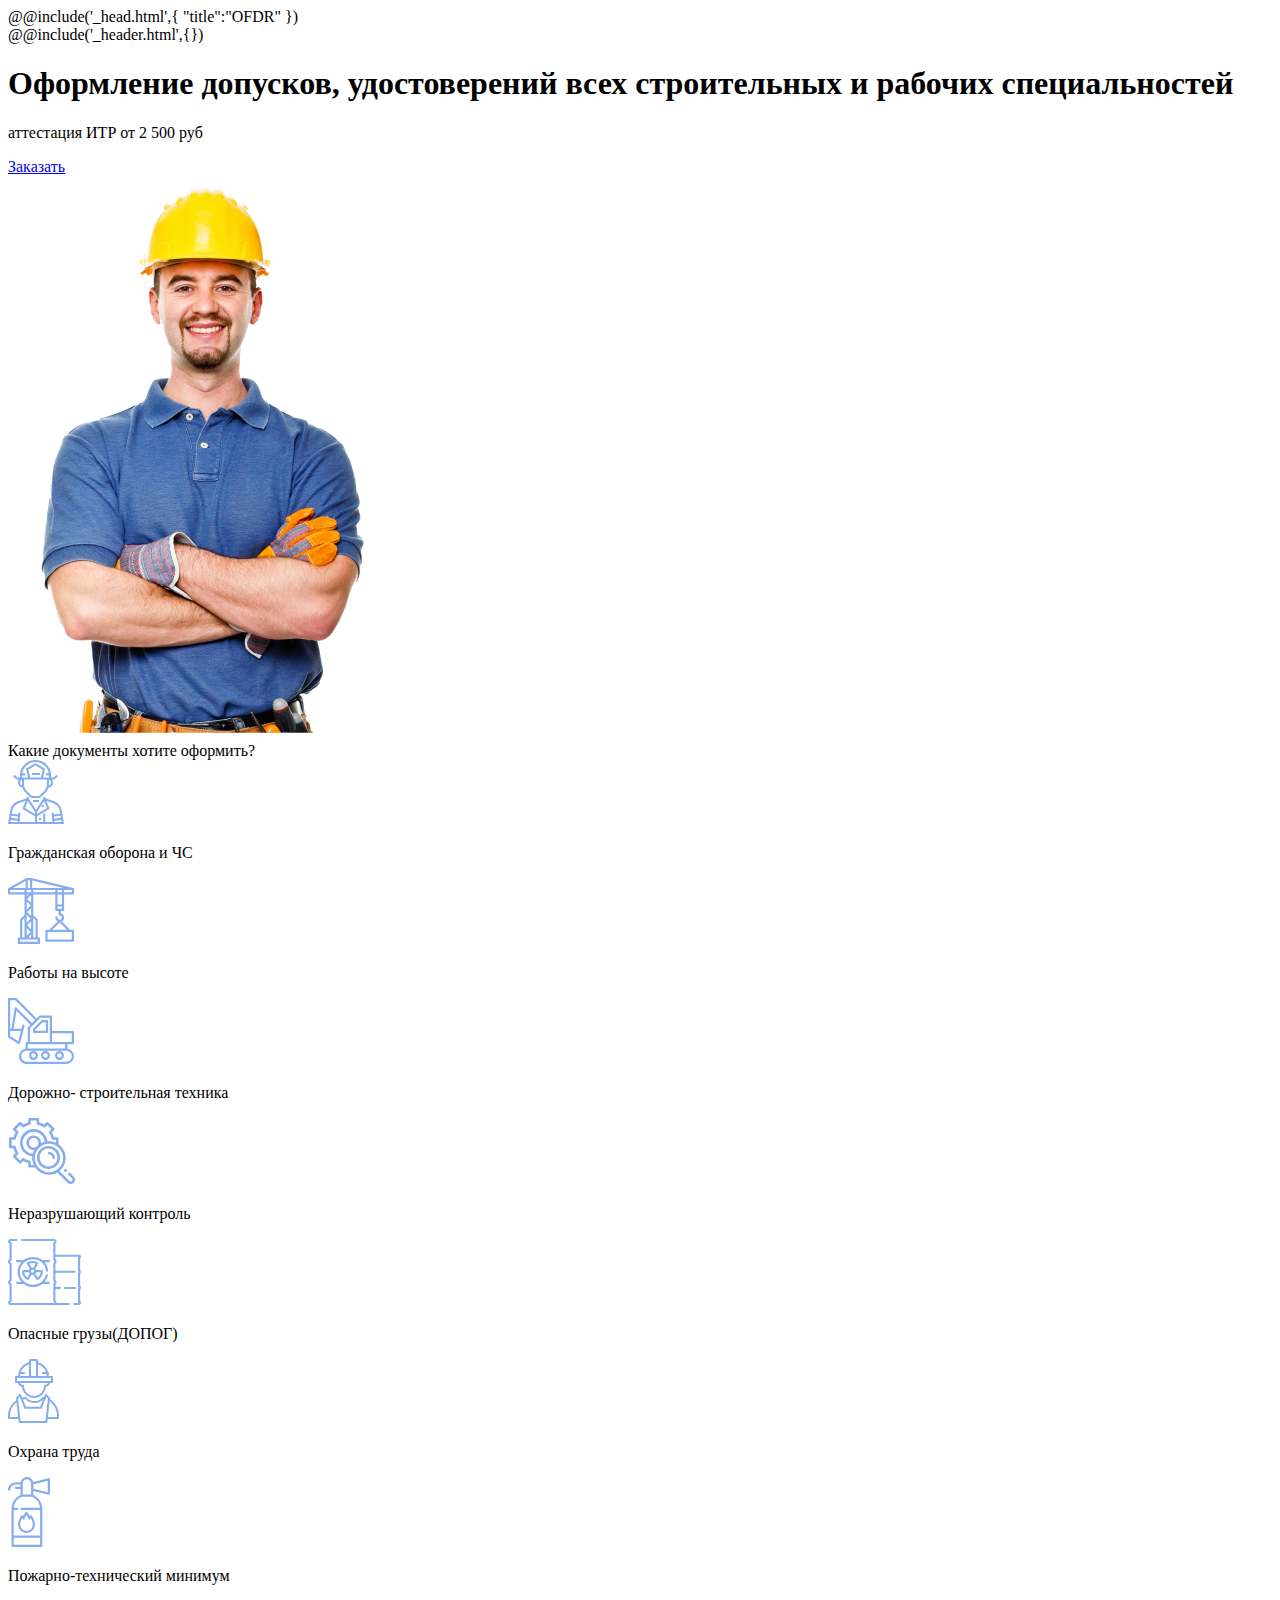
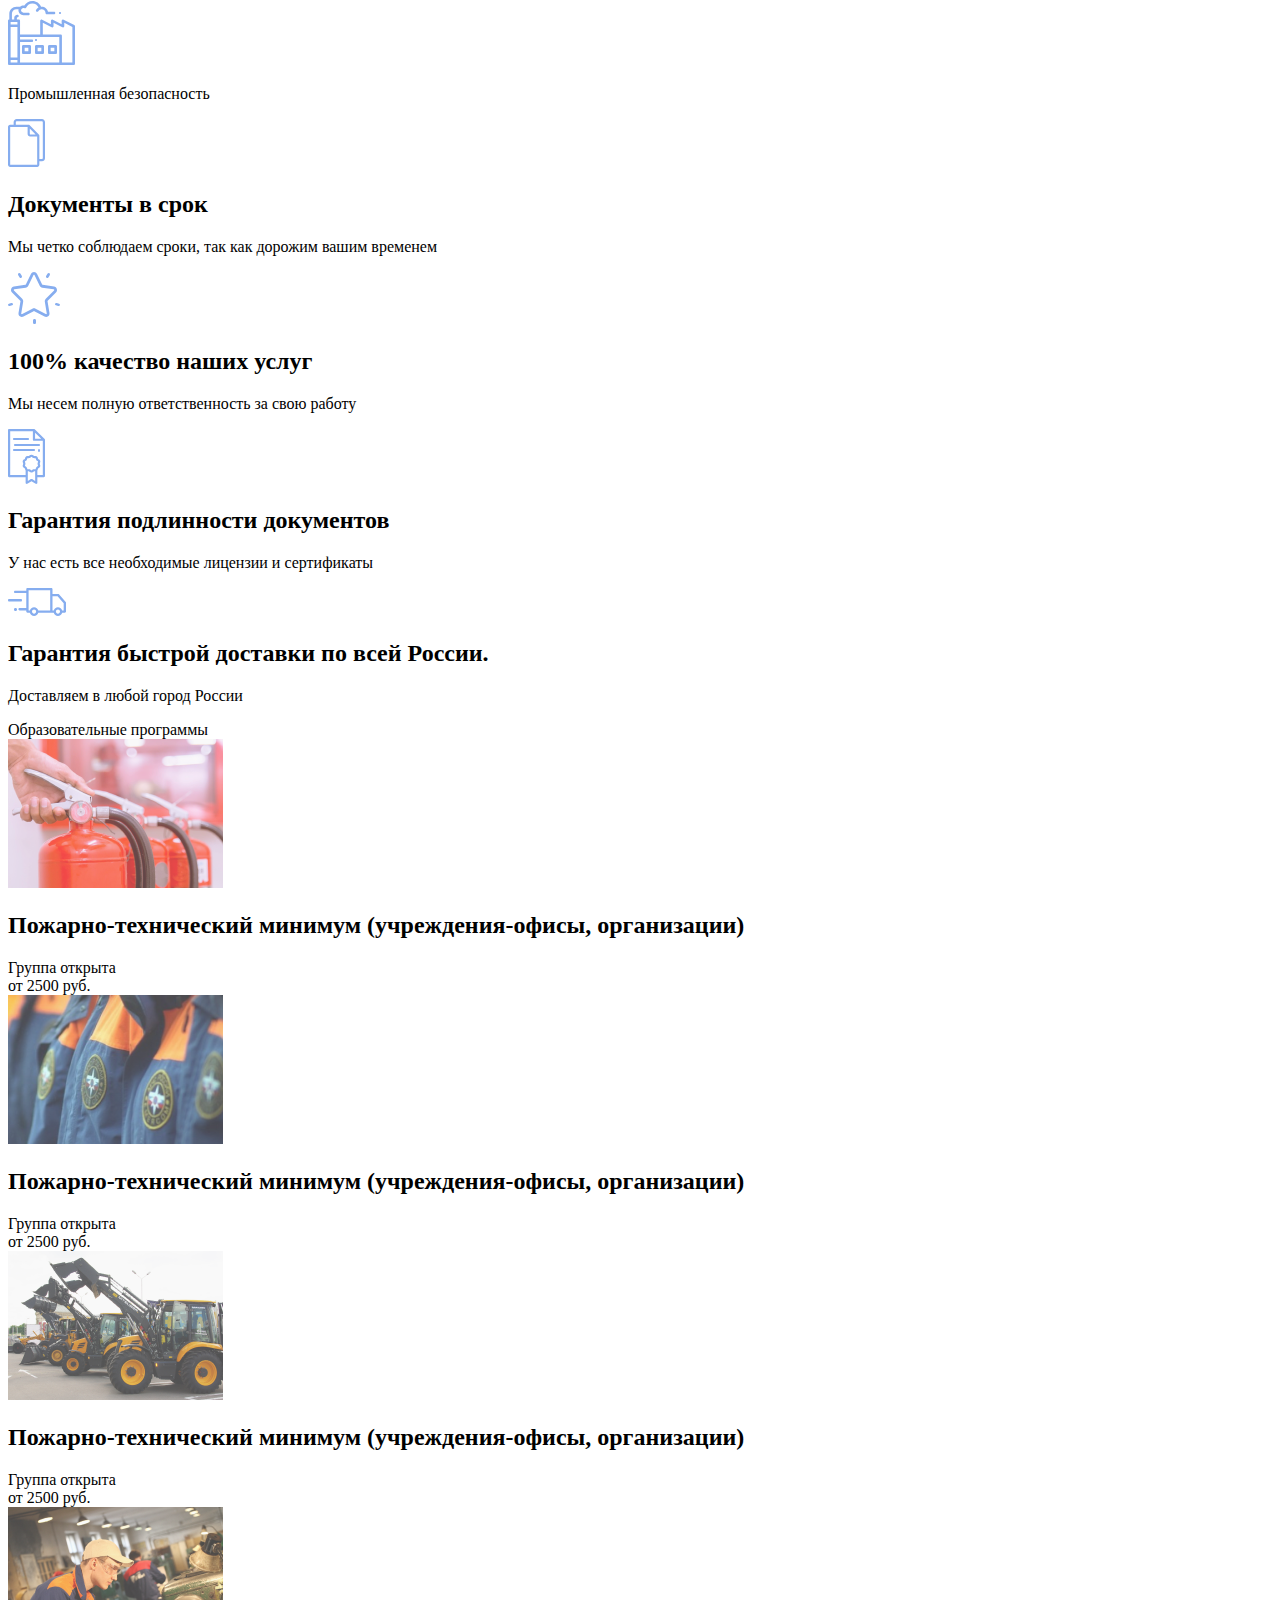
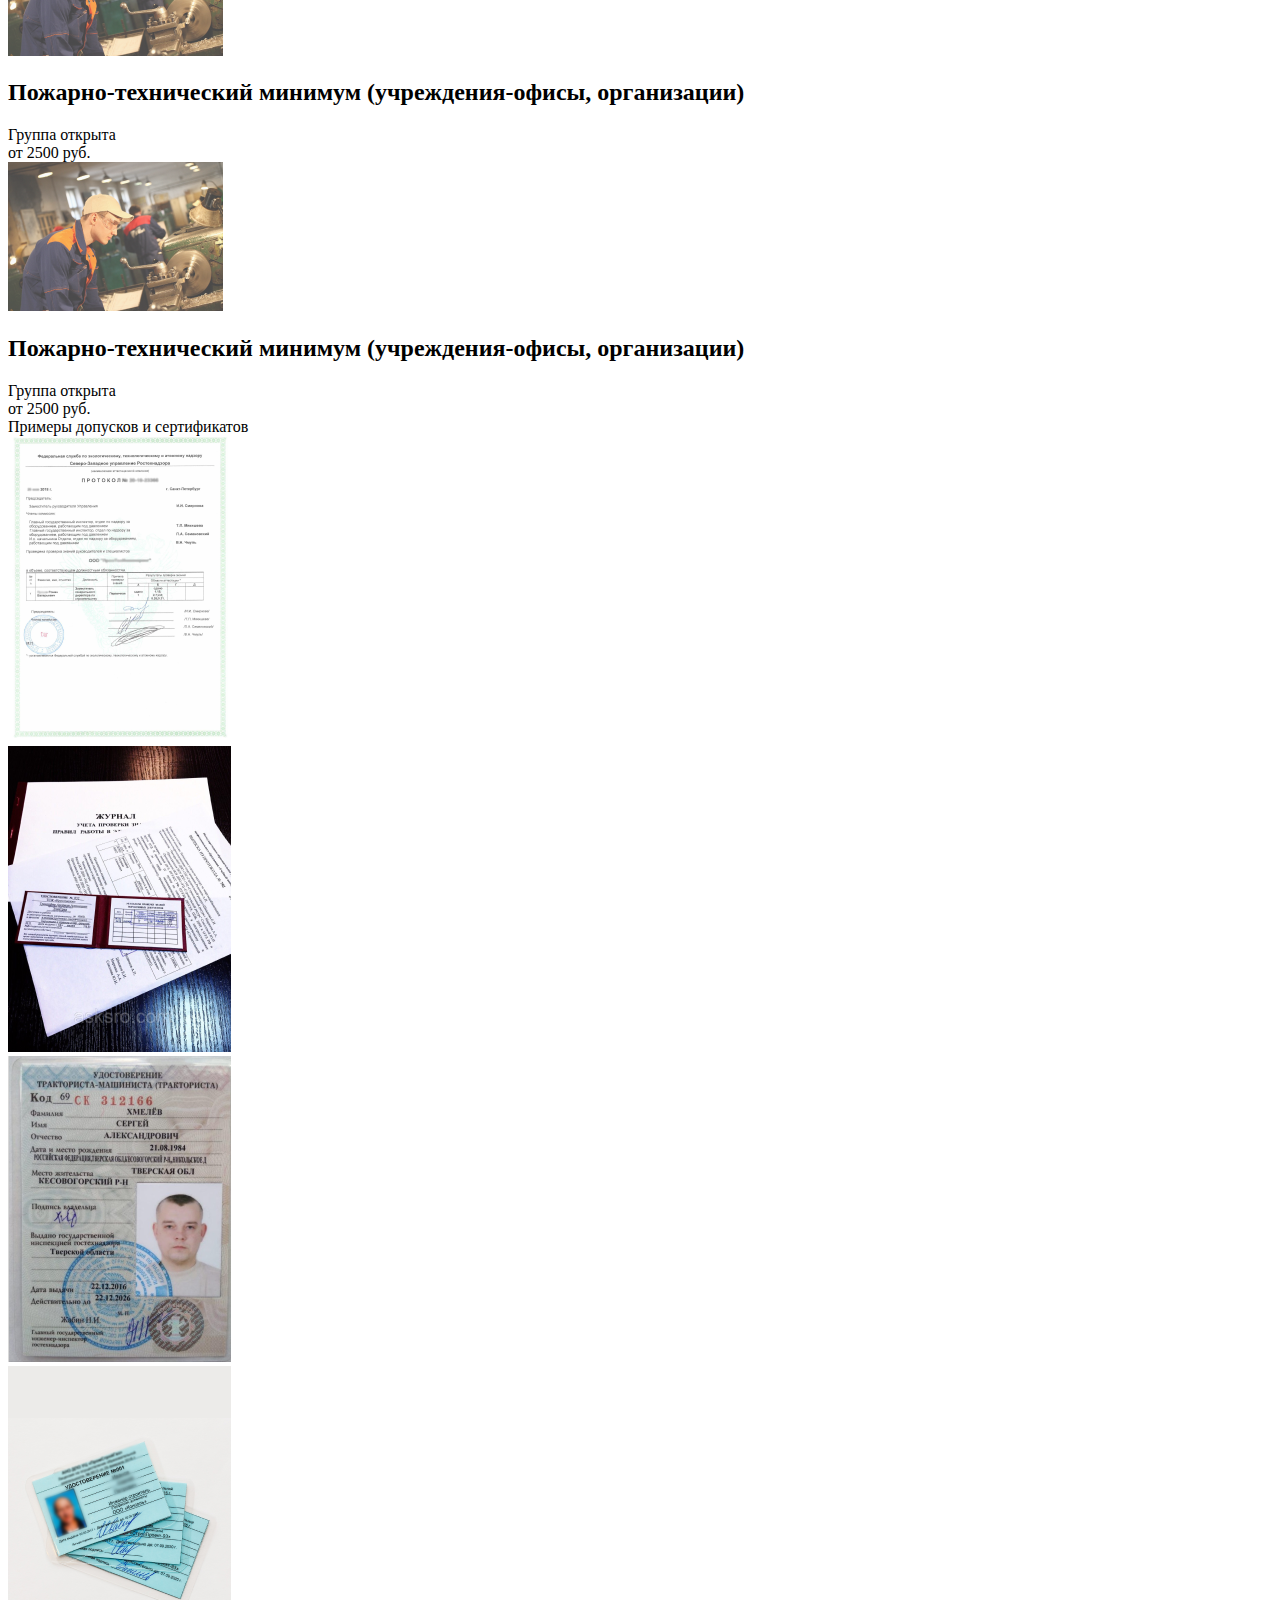
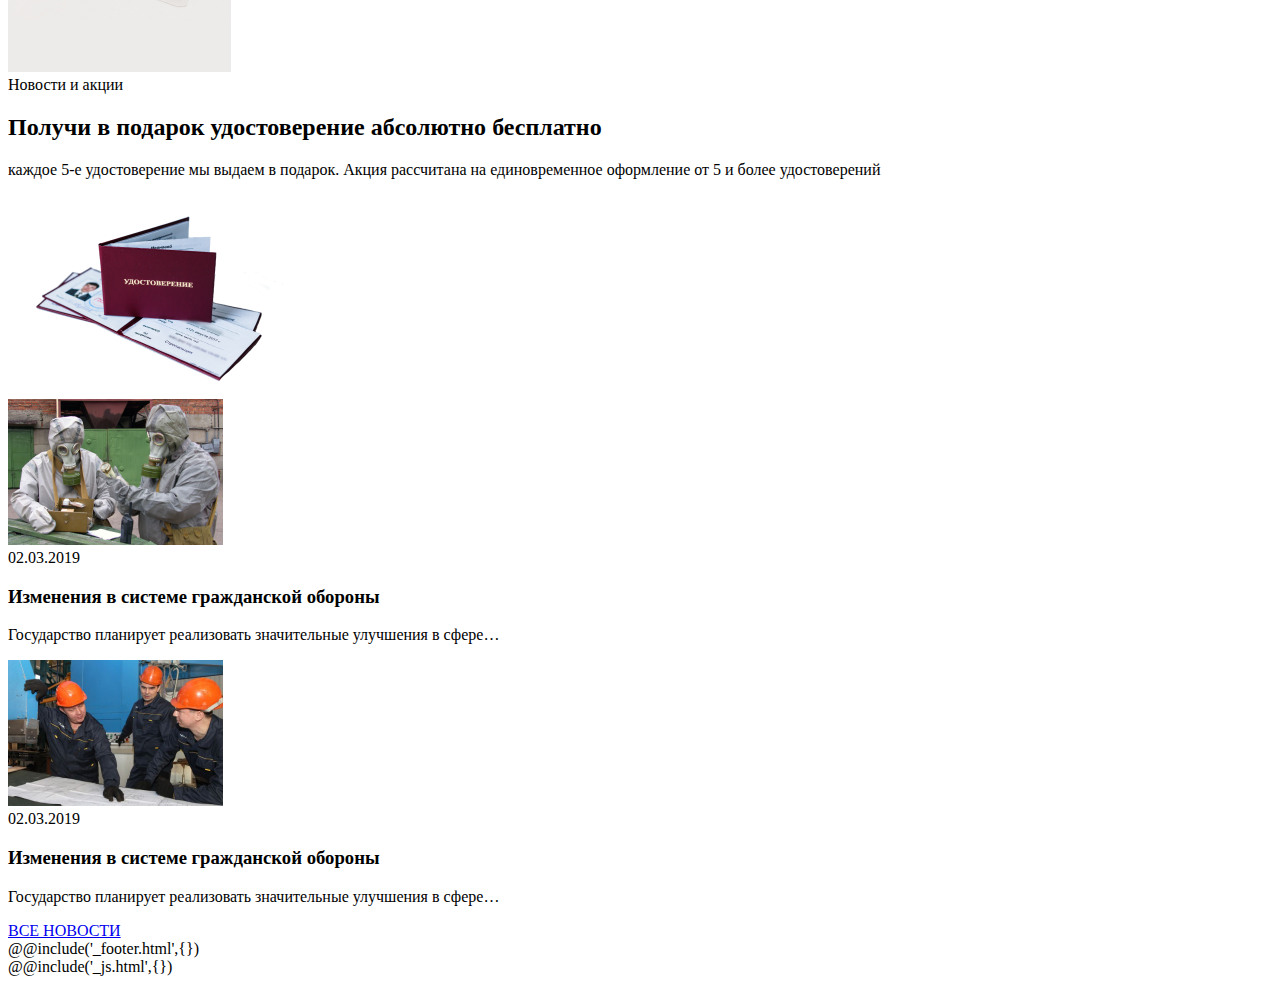
<file: #src/index.html>
<!DOCTYPE html>
<html lang="ru">
	@@include('_head.html',{
	"title":"OFDR"
	})
	<body>
		<div class="wrapper">
			@@include('_header.html',{})
			<!--==========================MAIN=============================================-->
			<section class="main">
				<div class="_container">
					<div class="main__wrap">
						<div class="main__column">
							<h1 class="main__title">Оформление допусков, удостоверений всех строительных и  рабочих специальностей</h1>
							<p class="main__subtitle">аттестация ИТР <span>от 2 500 руб</span> </p>
							<a href="#" class="main__btn ">Заказать</a>
						</div>
						<div class="main__column">
							<img src="img/main/ingener.png" alt="">
						</div>
					</div>
					
				</div>
			</section>
			<!--=========================== DOCUMENTS ======================================-->
			<section class="documents">
				<div class="_container">
					<div class="section__title">Какие документы хотите оформить?</div>
					<div class="documents__column__row">
						<div class="documents__column">
							<div class="documents__item">
								<img src="img/documents/icon01.svg" alt="documents__icon" class="documents__item-img">
								<p class="documents__item-text">Гражданская оборона и ЧС</p>
							</div>
						</div>
						<div class="documents__column">
							<div class="documents__item">
								<img src="img/documents/icon02.svg" alt="documents__icon" class="documents__item-img">
								<p class="documents__item-text">Работы на
									высоте</p>
							</div>
						</div>
						<div class="documents__column">
							<div class="documents__item">
								<img src="img/documents/icon03.svg" alt="documents__icon" class="documents__item-img">
								<p class="documents__item-text">Дорожно-
									строительная техника</p>
							</div>
						</div>
						<div class="documents__column">
							<div class="documents__item">
								<img src="img/documents/icon04.svg" alt="documents__icon" class="documents__item-img">
								<p class="documents__item-text">Неразрушающий контроль</p>
							</div>
						</div>
					</div>
					<div class="documents__column__row">
						<div class="documents__column">
							<div class="documents__item">
								<img src="img/documents/icon05.svg" alt="documents__icon" class="documents__item-img">
								<p class="documents__item-text">Опасные грузы(ДОПОГ)</p>
							</div>
						</div>

						<div class="documents__column">
							<div class="documents__item">
								<img src="img/documents/icon06.svg" alt="documents__icon" class="documents__item-img">
								<p class="documents__item-text">Охрана труда</p>
							</div>
						</div>
						<div class="documents__column">
							<div class="documents__item">
								<img src="img/documents/icon07.svg" alt="documents__icon" class="documents__item-img">
								<p class="documents__item-text">Пожарно-технический минимум</p>
							</div>
						</div>
						<div class="documents__column">
							<div class="documents__item">
								<img src="img/documents/icon08.svg" alt="documents__icon" class="documents__item-img">
								<p class="documents__item-text">Промышленная безопасность</p>
							</div>
						</div>
					</div>
						
						
	

				</div>
				<div class="documents__footer">
					<div class="_container">
						<div class="documents__column__row">
							<div class="documents__column">
								<div class="documents__footer-item">
									<div class="document__item__img-wrap">
										<img src="img/documents/icon001.svg" alt="documents__icon" class="documents__item-img">
									</div>
									<h2 class="documents__item-title">Документы в срок</h2>
									<p class="documents__item-text">Мы четко соблюдаем сроки, так как дорожим вашим временем</p>
								</div>
							</div>
							<div class="documents__column">
								<div class="documents__footer-item">
									<div class="document__item__img-wrap">
										<img src="img/documents/icon002.svg" alt="documents__icon" class="documents__item-img">
									</div>
									<h2 class="documents__item-title">100% качество наших услуг</h2>
									<p class="documents__item-text">Мы несем полную ответственность за свою работу</p>
								</div>
							</div>
							<div class="documents__column">
								<div class="documents__footer-item">
									<div class="document__item__img-wrap">
										<img src="img/documents/icon003.svg" alt="documents__icon" class="documents__item-img">
									</div>
									<h2 class="documents__item-title">Гарантия подлинности документов</h2>
									<p class="documents__item-text">У нас есть все необходимые лицензии и сертификаты</p>
								</div>
							</div>
							<div class="documents__column">
								<div class="documents__footer-item">
									<div class="document__item__img-wrap">
										<img src="img/documents/icon004.svg" alt="documents__icon" class="documents__item-img">
									</div>
									<h2 class="documents__item-title">Гарантия быстрой доставки по всей России.</h2>
									<p class="documents__item-text">Доставляем в любой город России</p>
								</div>
							</div>
						</div>

					</div>
					
				</div>
			</section>
			<!--========================= PROGRAMS ===========================================-->
			<section class="programs">
				<div class="section__title">Образовательные программы</div>
				<div class="_container">
					<!-- Slider main container -->
					<div class="swiper-container programs__slider">
						<!-- Additional required wrapper -->
						<div class="swiper-wrapper">
							<!-- Slides -->
							<div class="swiper-slide">
									<div class="programs__slide">
										<div class="programs__slide-img ">
											<img src="img/programs/01.png" alt="slider-img">
										</div>
										<h2 class="programs__slide-title">Пожарно-технический минимум (учреждения-офисы, организации)</h2>
										<div class="programs__slide-subtitle">Группа открыта</div>
										<div class="programs__slide-price">от 2500 руб.</div>
									</div>
							</div>
							<div class="swiper-slide">
									<div class="programs__slide">
									<div class="programs__slide-img ">
										<img src="img/programs/02.png" alt="slider-img">
									</div>
									<h2 class="programs__slide-title">Пожарно-технический минимум (учреждения-офисы, организации)</h2>
									<div class="programs__slide-subtitle">Группа открыта</div>
									<div class="programs__slide-price">от 2500 руб.</div>
								</div>
							</div>
							<div class="swiper-slide">
									<div class="programs__slide">
									<div class="programs__slide-img ">
										<img src="img/programs/03.png" alt="slider-img">
									</div>
									<h2 class="programs__slide-title">Пожарно-технический минимум (учреждения-офисы, организации)</h2>
									<div class="programs__slide-subtitle">Группа открыта</div>
									<div class="programs__slide-price">от 2500 руб.</div>
								</div>
							</div>
							<div class="swiper-slide">
								<div class="programs__slide">
									<div class="programs__slide-img ">
										<img src="img/programs/04.png" alt="slider-img">
									</div>
									<h2 class="programs__slide-title">Пожарно-технический минимум (учреждения-офисы, организации)</h2>
									<div class="programs__slide-subtitle">Группа открыта</div>
									<div class="programs__slide-price">от 2500 руб.</div>
								</div>
							</div>
							<div class="swiper-slide">
								<div class="programs__slide">
									<div class="programs__slide-img ">
										<img src="img/programs/04.png" alt="slider-img">
									</div>
									<h2 class="programs__slide-title">Пожарно-технический минимум (учреждения-офисы, организации)</h2>
									<div class="programs__slide-subtitle">Группа открыта</div>
									<div class="programs__slide-price">от 2500 руб.</div>
								</div>
							</div>
							
					</div>
					<!-- If we need pagination -->
					<div class="swiper-pagination"></div>
				</div>
			</section>
			<!--==================== SERTIFICATE =============================================-->
			<section class="certificate">
				<div class="section__title">Примеры допусков и сертификатов</div>
				<div class="_container">
					<!-- Slider main container -->
					<div class="swiper-container certificate__slider">
						<!-- Additional required wrapper -->
						<div class="swiper-wrapper">
							<!-- Slides -->
							<div class="swiper-slide">
								<div class="certificate__item">
									<div class="certificate__item-img">
										<img src="img/cert/01.png" alt="certificate-img">
									</div>
								</div>
							</div>
							<div class="swiper-slide">
								<div class="certificate__item">
									<div class="certificate__item-img">
										<img src="img/cert/02.png" alt="certificate-img">
									</div>
								</div>
							</div>
							<div class="swiper-slide">
								<div class="certificate__item">
									<div class="certificate__item-img">
										<img src="img/cert/03.png" alt="certificate-img">
									</div>
								</div>
							</div>
							<div class="swiper-slide">
								<div class="certificate__item">
									<div class="certificate__item-img">
										<img src="img/cert/04.png" alt="certificate-img">
									</div>
								</div>
							</div>
						</div>
					
						<!-- If we need navigation buttons -->
						<div class="swiper-button-prev"></div>
						<div class="swiper-button-next"></div>
					</div>
				</div>
			</section>
			<!--========================== NEWS  ==========================================-->
			<section class="news">
				<div class="section__title">Новости и акции</div>
					<div class="_container">
						<div class="news__wrap">
							<div class="actions__column actions">
								<div class="actions__text">
									<h2 class="actions__title">Получи в подарок удостоверение абсолютно <span>бесплатно</span></h2>
								<p class="actions__desc">
									каждое 5-е удостоверение мы выдаем в подарок. Акция рассчитана на единовременное оформление от 5 и более удостоверений
								</p>
								</div>
								<div class="action__img">
									<img src="img/news/action1.png" alt="pasport">
								</div>
								

							</div>
							<div class="news__row">
								<div class="news__column">
									<div class="news__item">
										<div class="news__img">
											<img src="img/news/news01.jpg" alt="news-img">
										</div>
										<div class="news__date">02.03.2019</div>
										<h3 class="news__title">Изменения в системе гражданской обороны</h3>
										<p class="news__text">Государство планирует реализовать значительные улучшения в сфере…</p>
									</div>
								</div>
								<div class="news__column">
									<div class="news__item">
										<div class="news__img">
											<img src="img/news/news02.jpg" alt="news-img">
										</div>
										<div class="news__date">02.03.2019</div>
										<h3 class="news__title">Изменения в системе гражданской обороны</h3>
										<p class="news__text">Государство планирует реализовать значительные улучшения в сфере…</p>
									</div>
								</div>
							</div>
						</div>
						<a href="news.html" class="news__btn">ВСЕ НОВОСТИ</a>
					</div>
			</section>
			@@include('_footer.html',{})
		</div>
		@@include('_js.html',{})
	</body>
</html>
</file>
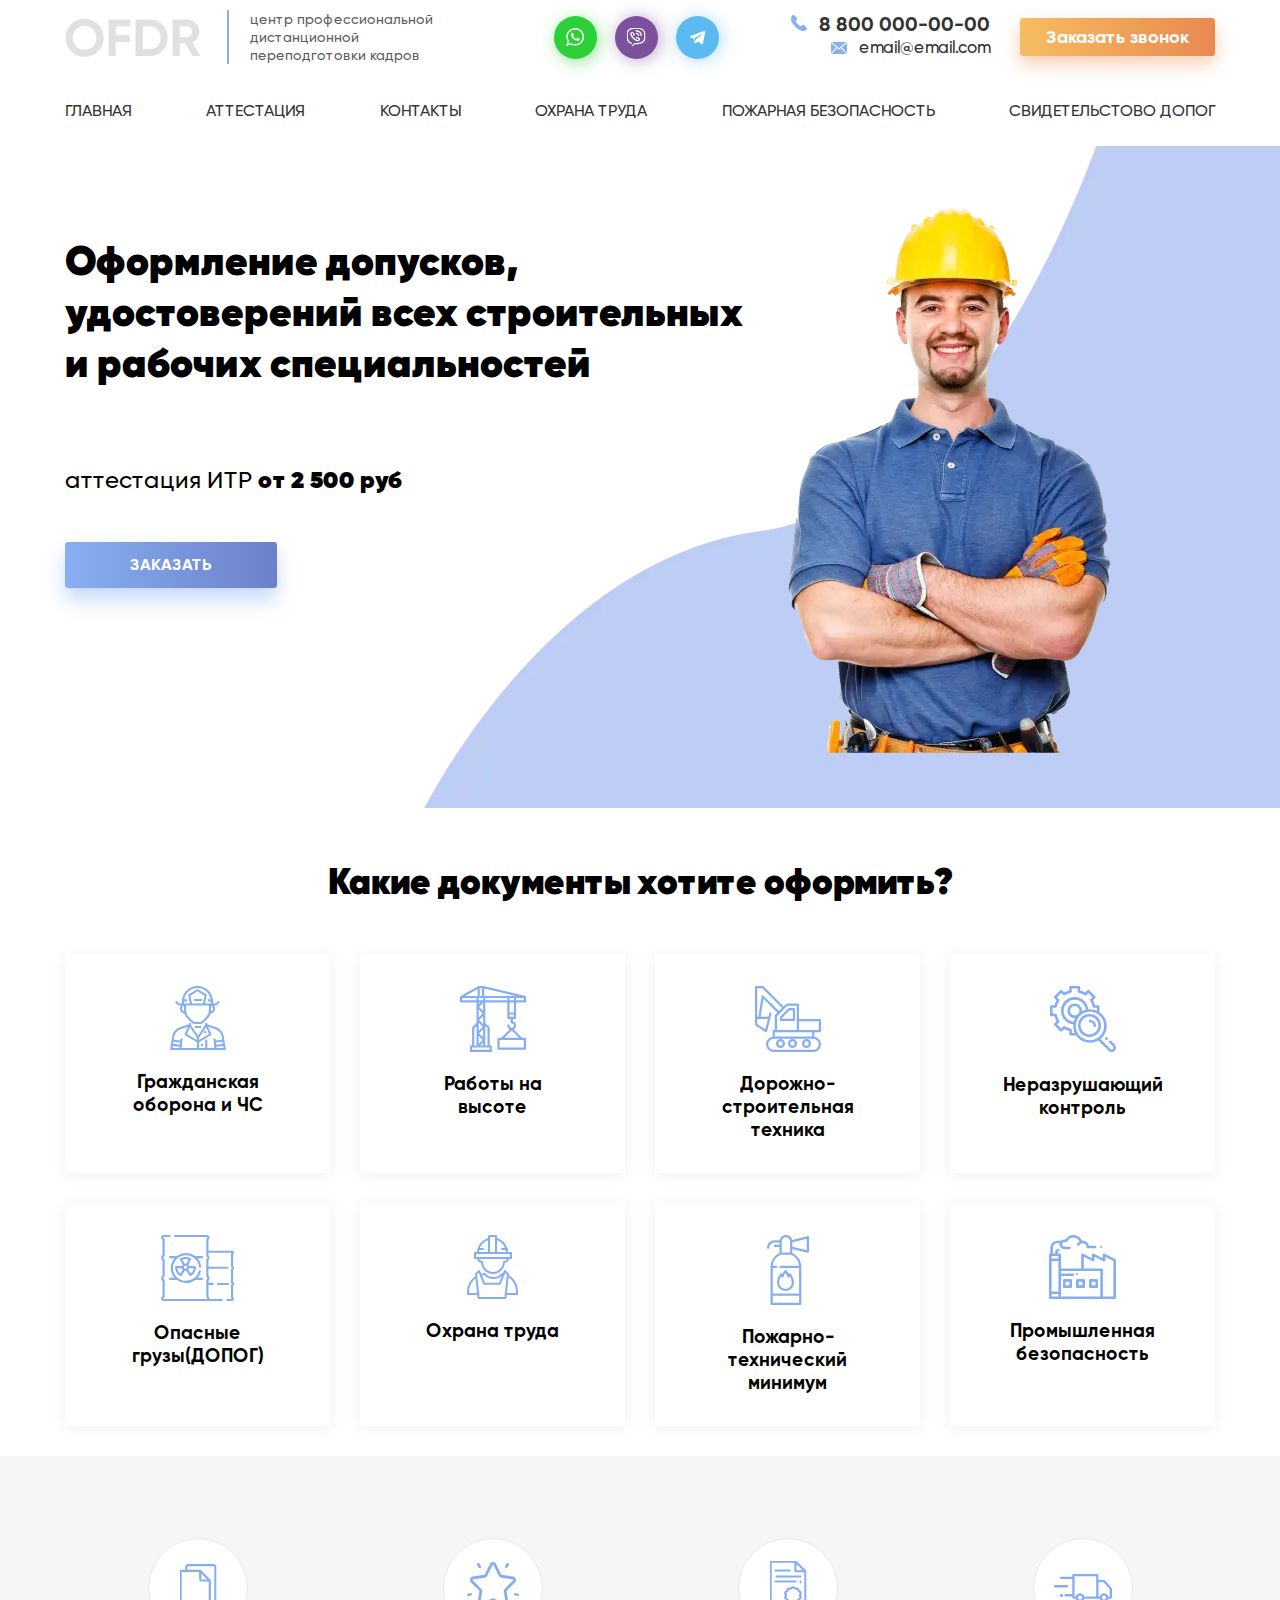
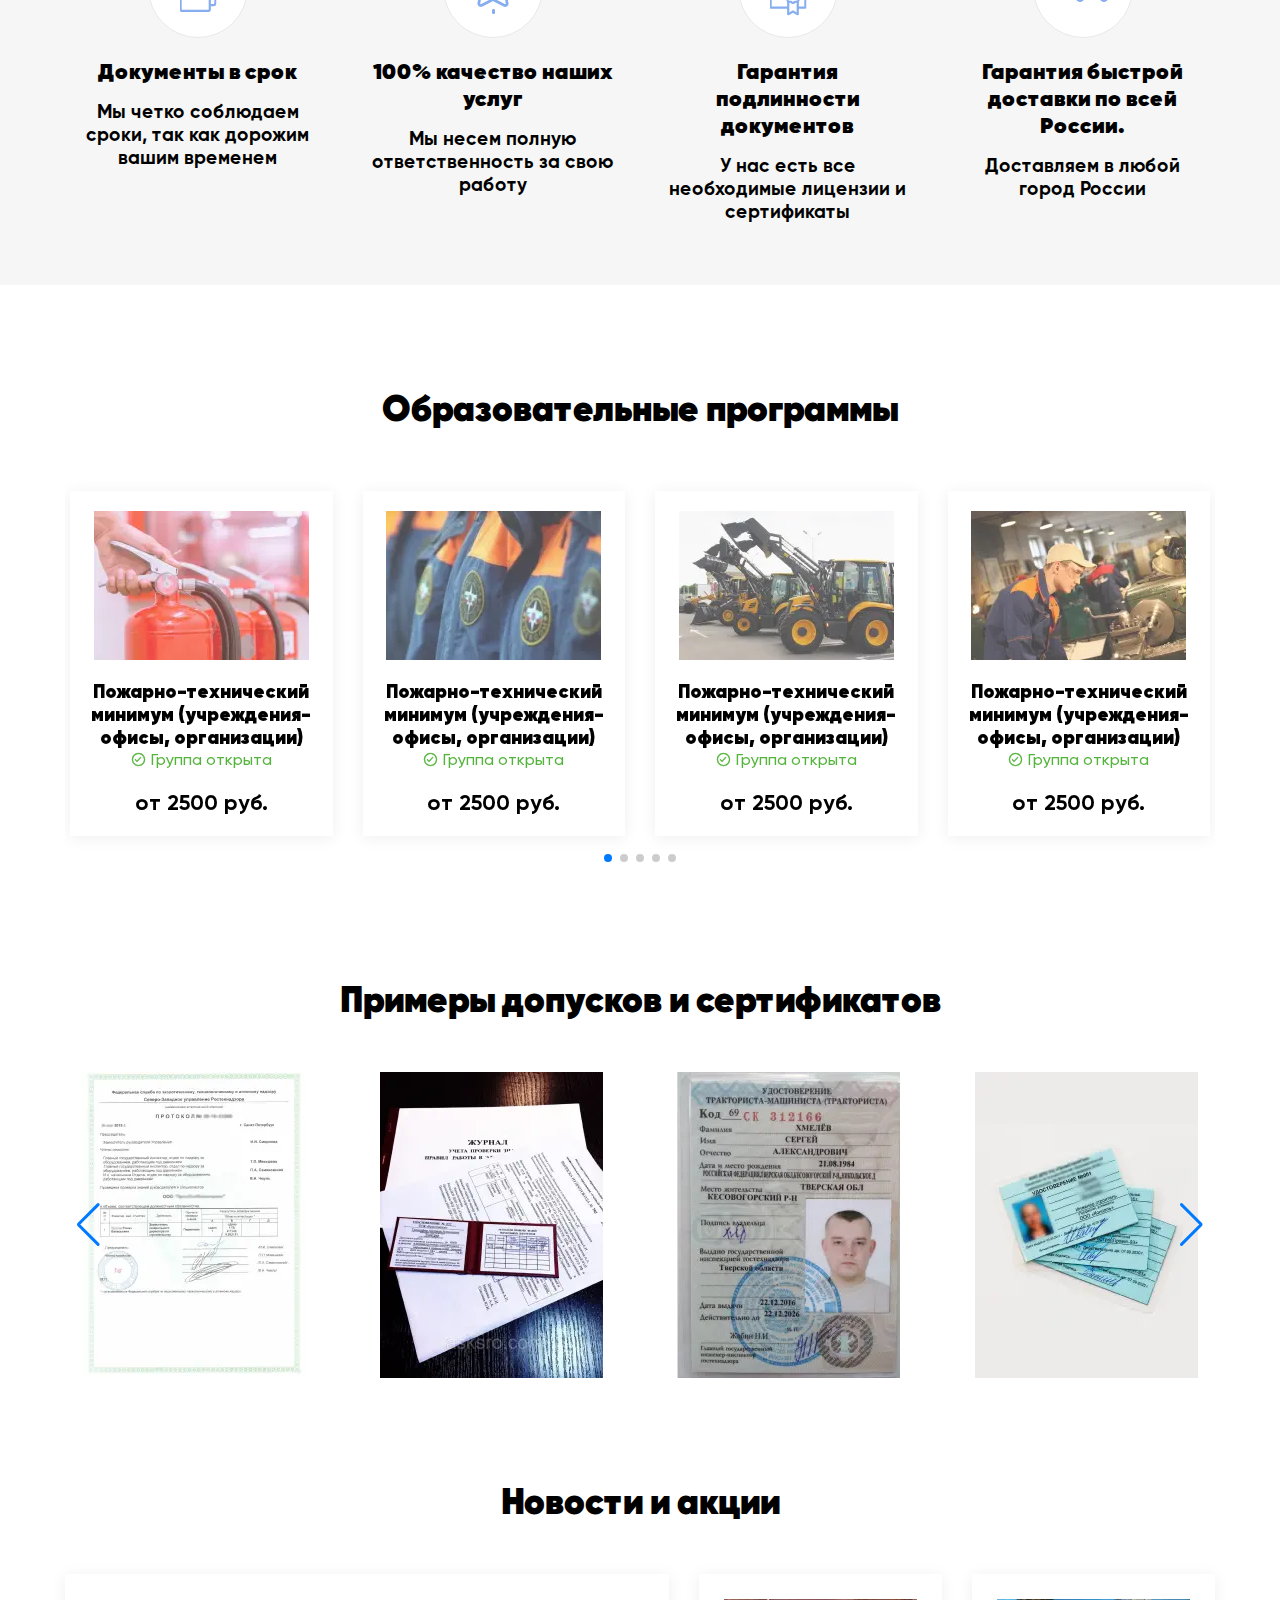
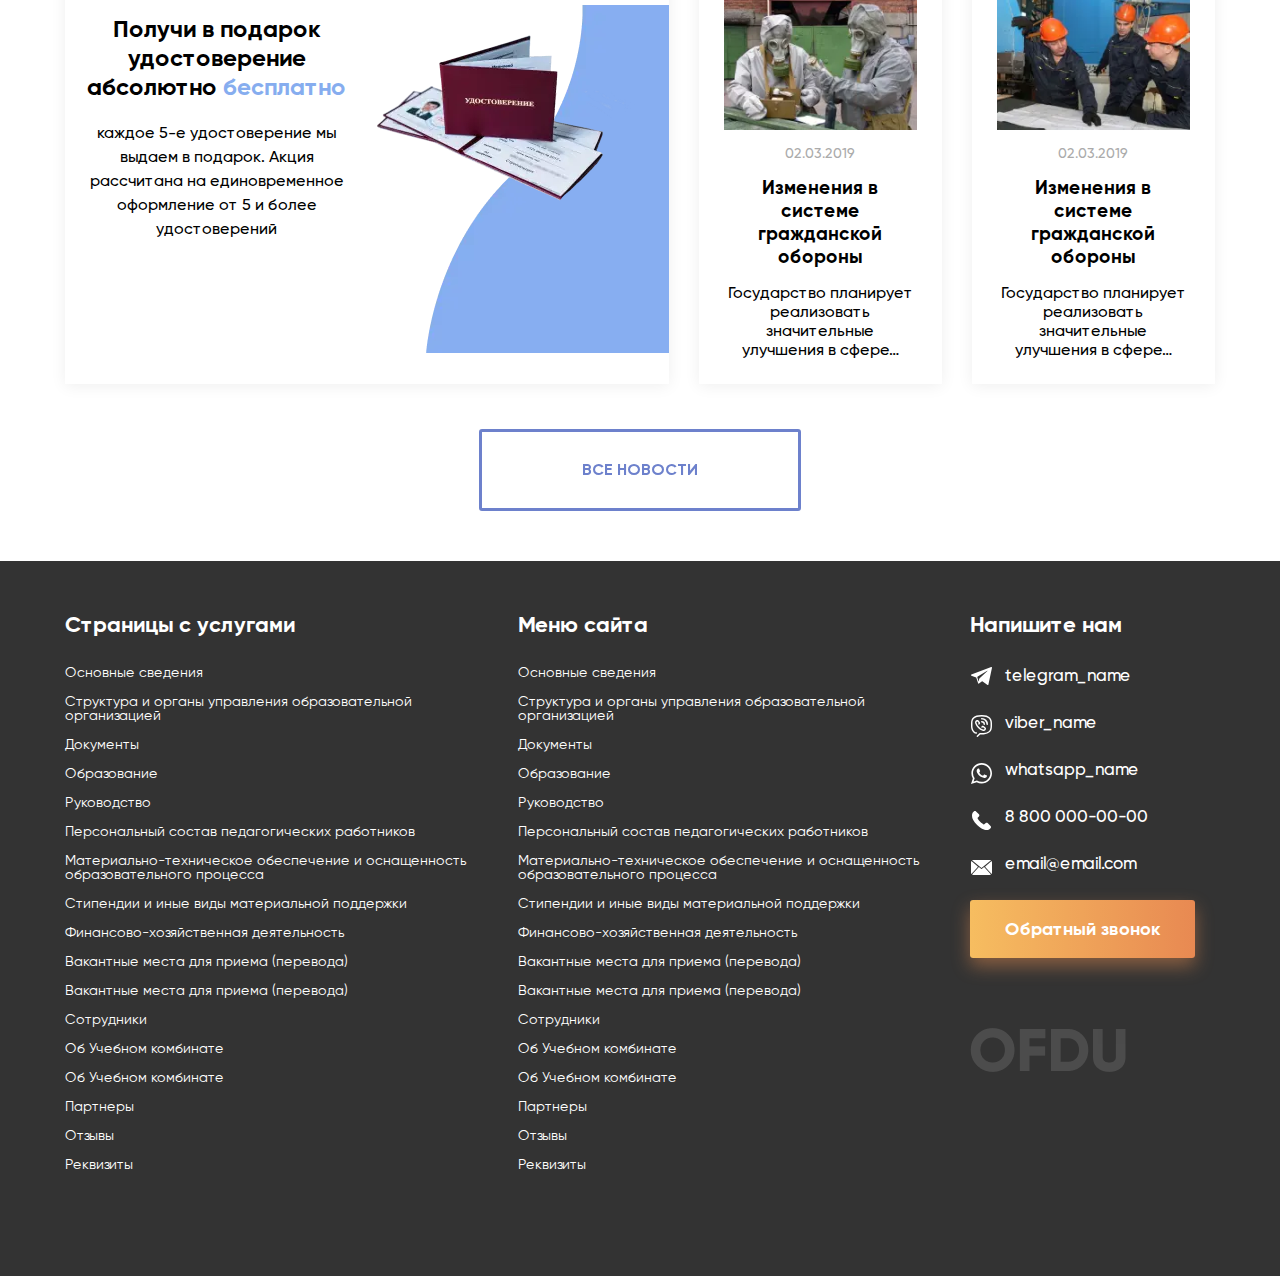
<file: ofdr/index.html>
<!DOCTYPE html><html lang="ru">	 <head>	<title>OFDR</title>	<meta charset="UTF-8">	<meta name="format-detection" content="telephone=no">	<link rel="stylesheet" href="css/style.min.css">	<link rel="shortcut icon" href="favicon.ico">	<!-- <meta name="robots" content="noindex, nofollow"> -->	<!-- <meta name="viewport" content="width=device-width, initial-scale=1.0, maximum-scale=1.0, user-scalable=0"> -->	<meta name="viewport" content="width=device-width, initial-scale=1.0"></head>	<body>		<div class="wrapper">			<!-- ================= HEADER =======================================--><header class="header">	<div class="_container">		<div class="header__top top-header">			<div class="top-header__column">				<a href="index.html" class="top-header__logo">					<picture><source srcset="img/header/logo.webp" type="image/webp"><img src="img/header/logo.png" alt=""></picture>				</a>				<div class="top-header__logo-subtitle">					центр профессиональной дистанционной переподготовки кадров				</div>			</div>			<div class="top-header__column ">				<ul data-da=".header__menu,824,2" class="top-header__social-list">					<li><a href="#" class="top-header__social-link whatsap__link"></a></li>					<li><a href="#" class="top-header__social-link viber__link"></a></li>					<li><a href="#" class="top-header__social-link telegram__link"></a></li>				</ul>			</div>			<div class="top-header__column">				<div data-da=".header__menu,441,3" class="top-header__contact">					<a href="tel:+388000000000" class="top-header__phone">8 800 000-00-00</a>					<a href="mailto:email@email.com" class="top-header__mail">email@email.com</a>				</div>				<div data-da=".header__menu,992,1" class="top-header__button">					<a href="contact.html" class="button">Заказать звонок</a>				</div>				<div class="header__burger"><span></span></div>							</div>					</div>	</div>	<div class="header__content _container">		<div class="header-top__menu">						<div class="header__menu">					<ul id="menu"class="menu">						<li><a href="index.html" class="header__link">Главная</a></li>						<li><a href="certification.html"  class="header__link">Аттестация</a></li>						<li><a href="contact.html" class="header__link">Контакты</a></li>						<li><a href="#" class="header__link">Охрана труда</a></li>						<li><a href="#" class="header__link">Пожарная безопасность</a></li>						<li><a href="#" class="header__link"> Свидетельстово допог</a></li>											</ul>			</div>			</div>	</div>	</header>			<!--==========================MAIN=============================================-->			<section class="main">				<div class="_container">					<div class="main__wrap">						<div class="main__column">							<h1 class="main__title">Оформление допусков, удостоверений всех строительных и  рабочих специальностей</h1>							<p class="main__subtitle">аттестация ИТР <span>от 2 500 руб</span> </p>							<a href="#" class="main__btn ">Заказать</a>						</div>						<div class="main__column">							<picture><source srcset="img/main/ingener.webp" type="image/webp"><img src="img/main/ingener.png" alt=""></picture>						</div>					</div>									</div>			</section>			<!--=========================== DOCUMENTS ======================================-->			<section class="documents">				<div class="_container">					<div class="section__title">Какие документы хотите оформить?</div>					<div class="documents__column__row">						<div class="documents__column">							<div class="documents__item">								<picture><source srcset="img/documents/icon01.svg" type="image/webp"><img src="img/documents/icon01.svg" alt="documents__icon" class="documents__item-img"></picture>								<p class="documents__item-text">Гражданская оборона и ЧС</p>							</div>						</div>						<div class="documents__column">							<div class="documents__item">								<picture><source srcset="img/documents/icon02.svg" type="image/webp"><img src="img/documents/icon02.svg" alt="documents__icon" class="documents__item-img"></picture>								<p class="documents__item-text">Работы на									высоте</p>							</div>						</div>						<div class="documents__column">							<div class="documents__item">								<picture><source srcset="img/documents/icon03.svg" type="image/webp"><img src="img/documents/icon03.svg" alt="documents__icon" class="documents__item-img"></picture>								<p class="documents__item-text">Дорожно-									строительная техника</p>							</div>						</div>						<div class="documents__column">							<div class="documents__item">								<picture><source srcset="img/documents/icon04.svg" type="image/webp"><img src="img/documents/icon04.svg" alt="documents__icon" class="documents__item-img"></picture>								<p class="documents__item-text">Неразрушающий контроль</p>							</div>						</div>					</div>					<div class="documents__column__row">						<div class="documents__column">							<div class="documents__item">								<picture><source srcset="img/documents/icon05.svg" type="image/webp"><img src="img/documents/icon05.svg" alt="documents__icon" class="documents__item-img"></picture>								<p class="documents__item-text">Опасные грузы(ДОПОГ)</p>							</div>						</div>						<div class="documents__column">							<div class="documents__item">								<picture><source srcset="img/documents/icon06.svg" type="image/webp"><img src="img/documents/icon06.svg" alt="documents__icon" class="documents__item-img"></picture>								<p class="documents__item-text">Охрана труда</p>							</div>						</div>						<div class="documents__column">							<div class="documents__item">								<picture><source srcset="img/documents/icon07.svg" type="image/webp"><img src="img/documents/icon07.svg" alt="documents__icon" class="documents__item-img"></picture>								<p class="documents__item-text">Пожарно-технический минимум</p>							</div>						</div>						<div class="documents__column">							<div class="documents__item">								<picture><source srcset="img/documents/icon08.svg" type="image/webp"><img src="img/documents/icon08.svg" alt="documents__icon" class="documents__item-img"></picture>								<p class="documents__item-text">Промышленная безопасность</p>							</div>						</div>					</div>																	</div>				<div class="documents__footer">					<div class="_container">						<div class="documents__column__row">							<div class="documents__column">								<div class="documents__footer-item">									<div class="document__item__img-wrap">										<picture><source srcset="img/documents/icon001.svg" type="image/webp"><img src="img/documents/icon001.svg" alt="documents__icon" class="documents__item-img"></picture>									</div>									<h2 class="documents__item-title">Документы в срок</h2>									<p class="documents__item-text">Мы четко соблюдаем сроки, так как дорожим вашим временем</p>								</div>							</div>							<div class="documents__column">								<div class="documents__footer-item">									<div class="document__item__img-wrap">										<picture><source srcset="img/documents/icon002.svg" type="image/webp"><img src="img/documents/icon002.svg" alt="documents__icon" class="documents__item-img"></picture>									</div>									<h2 class="documents__item-title">100% качество наших услуг</h2>									<p class="documents__item-text">Мы несем полную ответственность за свою работу</p>								</div>							</div>							<div class="documents__column">								<div class="documents__footer-item">									<div class="document__item__img-wrap">										<picture><source srcset="img/documents/icon003.svg" type="image/webp"><img src="img/documents/icon003.svg" alt="documents__icon" class="documents__item-img"></picture>									</div>									<h2 class="documents__item-title">Гарантия подлинности документов</h2>									<p class="documents__item-text">У нас есть все необходимые лицензии и сертификаты</p>								</div>							</div>							<div class="documents__column">								<div class="documents__footer-item">									<div class="document__item__img-wrap">										<picture><source srcset="img/documents/icon004.svg" type="image/webp"><img src="img/documents/icon004.svg" alt="documents__icon" class="documents__item-img"></picture>									</div>									<h2 class="documents__item-title">Гарантия быстрой доставки по всей России.</h2>									<p class="documents__item-text">Доставляем в любой город России</p>								</div>							</div>						</div>					</div>									</div>			</section>			<!--========================= PROGRAMS ===========================================-->			<section class="programs">				<div class="section__title">Образовательные программы</div>				<div class="_container">					<!-- Slider main container -->					<div class="swiper-container programs__slider">						<!-- Additional required wrapper -->						<div class="swiper-wrapper">							<!-- Slides -->							<div class="swiper-slide">									<div class="programs__slide">										<div class="programs__slide-img ">											<picture><source srcset="img/programs/01.webp" type="image/webp"><img src="img/programs/01.png" alt="slider-img"></picture>										</div>										<h2 class="programs__slide-title">Пожарно-технический минимум (учреждения-офисы, организации)</h2>										<div class="programs__slide-subtitle">Группа открыта</div>										<div class="programs__slide-price">от 2500 руб.</div>									</div>							</div>							<div class="swiper-slide">									<div class="programs__slide">									<div class="programs__slide-img ">										<picture><source srcset="img/programs/02.webp" type="image/webp"><img src="img/programs/02.png" alt="slider-img"></picture>									</div>									<h2 class="programs__slide-title">Пожарно-технический минимум (учреждения-офисы, организации)</h2>									<div class="programs__slide-subtitle">Группа открыта</div>									<div class="programs__slide-price">от 2500 руб.</div>								</div>							</div>							<div class="swiper-slide">									<div class="programs__slide">									<div class="programs__slide-img ">										<picture><source srcset="img/programs/03.webp" type="image/webp"><img src="img/programs/03.png" alt="slider-img"></picture>									</div>									<h2 class="programs__slide-title">Пожарно-технический минимум (учреждения-офисы, организации)</h2>									<div class="programs__slide-subtitle">Группа открыта</div>									<div class="programs__slide-price">от 2500 руб.</div>								</div>							</div>							<div class="swiper-slide">								<div class="programs__slide">									<div class="programs__slide-img ">										<picture><source srcset="img/programs/04.webp" type="image/webp"><img src="img/programs/04.png" alt="slider-img"></picture>									</div>									<h2 class="programs__slide-title">Пожарно-технический минимум (учреждения-офисы, организации)</h2>									<div class="programs__slide-subtitle">Группа открыта</div>									<div class="programs__slide-price">от 2500 руб.</div>								</div>							</div>							<div class="swiper-slide">								<div class="programs__slide">									<div class="programs__slide-img ">										<picture><source srcset="img/programs/04.webp" type="image/webp"><img src="img/programs/04.png" alt="slider-img"></picture>									</div>									<h2 class="programs__slide-title">Пожарно-технический минимум (учреждения-офисы, организации)</h2>									<div class="programs__slide-subtitle">Группа открыта</div>									<div class="programs__slide-price">от 2500 руб.</div>								</div>							</div>												</div>					<!-- If we need pagination -->					<div class="swiper-pagination"></div>				</div>			</section>			<!--==================== SERTIFICATE =============================================-->			<section class="certificate">				<div class="section__title">Примеры допусков и сертификатов</div>				<div class="_container">					<!-- Slider main container -->					<div class="swiper-container certificate__slider">						<!-- Additional required wrapper -->						<div class="swiper-wrapper">							<!-- Slides -->							<div class="swiper-slide">								<div class="certificate__item">									<div class="certificate__item-img">										<picture><source srcset="img/cert/01.webp" type="image/webp"><img src="img/cert/01.png" alt="certificate-img"></picture>									</div>								</div>							</div>							<div class="swiper-slide">								<div class="certificate__item">									<div class="certificate__item-img">										<picture><source srcset="img/cert/02.webp" type="image/webp"><img src="img/cert/02.png" alt="certificate-img"></picture>									</div>								</div>							</div>							<div class="swiper-slide">								<div class="certificate__item">									<div class="certificate__item-img">										<picture><source srcset="img/cert/03.webp" type="image/webp"><img src="img/cert/03.png" alt="certificate-img"></picture>									</div>								</div>							</div>							<div class="swiper-slide">								<div class="certificate__item">									<div class="certificate__item-img">										<picture><source srcset="img/cert/04.webp" type="image/webp"><img src="img/cert/04.png" alt="certificate-img"></picture>									</div>								</div>							</div>						</div>											<!-- If we need navigation buttons -->						<div class="swiper-button-prev"></div>						<div class="swiper-button-next"></div>					</div>				</div>			</section>			<!--========================== NEWS  ==========================================-->			<section class="news">				<div class="section__title">Новости и акции</div>					<div class="_container">						<div class="news__wrap">							<div class="actions__column actions">								<div class="actions__text">									<h2 class="actions__title">Получи в подарок удостоверение абсолютно <span>бесплатно</span></h2>								<p class="actions__desc">									каждое 5-е удостоверение мы выдаем в подарок. Акция рассчитана на единовременное оформление от 5 и более удостоверений								</p>								</div>								<div class="action__img">									<picture><source srcset="img/news/action1.webp" type="image/webp"><img src="img/news/action1.png" alt="pasport"></picture>								</div>															</div>							<div class="news__row">								<div class="news__column">									<div class="news__item">										<div class="news__img">											<picture><source srcset="img/news/news01.webp" type="image/webp"><img src="img/news/news01.jpg" alt="news-img"></picture>										</div>										<div class="news__date">02.03.2019</div>										<h3 class="news__title">Изменения в системе гражданской обороны</h3>										<p class="news__text">Государство планирует реализовать значительные улучшения в сфере…</p>									</div>								</div>								<div class="news__column">									<div class="news__item">										<div class="news__img">											<picture><source srcset="img/news/news02.webp" type="image/webp"><img src="img/news/news02.jpg" alt="news-img"></picture>										</div>										<div class="news__date">02.03.2019</div>										<h3 class="news__title">Изменения в системе гражданской обороны</h3>										<p class="news__text">Государство планирует реализовать значительные улучшения в сфере…</p>									</div>								</div>							</div>						</div>						<a href="news.html" class="news__btn">ВСЕ НОВОСТИ</a>					</div>			</section>			<footer class="footer">	<div class= "_container">		<div class="footer__row">			<div class="footer__column">				<div class="footer__column-title">Страницы с услугами</div>				<ul class="footer__column-list">					<li><a href="#" class="footer__column-link">Основные сведения</a></li>					<li><a href="#" class="footer__column-link">Структура и органы управления образовательной организацией</a></li>					<li><a href="#" class="footer__column-link">Документы</a></li>					<li><a href="#" class="footer__column-link">Образование</a></li>					<li><a href="#" class="footer__column-link">Руководство</a></li>					<li><a href="#" class="footer__column-link">Персональный состав педагогических работников</a></li>					<li><a href="#" class="footer__column-link">Материально-техническое обеспечение и оснащенность образовательного процесса</a></li>					<li><a href="#" class="footer__column-link">Стипендии и иные виды материальной поддержки</a></li>					<li><a href="#" class="footer__column-link">Финансово-хозяйственная деятельность</a></li>					<li><a href="#" class="footer__column-link">Вакантные места для приема (перевода)</a></li>					<li><a href="#" class="footer__column-link">Вакантные места для приема (перевода)</a></li>					<li><a href="#" class="footer__column-link">Сотрудники</a></li>					<li><a href="#" class="footer__column-link">Об Учебном комбинате</a></li>					<li><a href="#" class="footer__column-link">Об Учебном комбинате</a></li>					<li><a href="#" class="footer__column-link">Партнеры</a></li>					<li><a href="#" class="footer__column-link">Отзывы</a></li>					<li><a href="#" class="footer__column-link">Реквизиты</a></li>				</ul>			</div>			<div class="footer__column">				<div class="footer__column-title">Меню сайта</div>				<ul class="footer__column-list">					<li><a href="#" class="footer__column-link">Основные сведения</a></li>					<li><a href="#" class="footer__column-link">Структура и органы управления образовательной организацией</a></li>					<li><a href="#" class="footer__column-link">Документы</a></li>					<li><a href="#" class="footer__column-link">Образование</a></li>					<li><a href="#" class="footer__column-link">Руководство</a></li>					<li><a href="#" class="footer__column-link">Персональный состав педагогических работников</a></li>					<li><a href="#" class="footer__column-link">Материально-техническое обеспечение и оснащенность образовательного процесса</a></li>					<li><a href="#" class="footer__column-link">Стипендии и иные виды материальной поддержки</a></li>					<li><a href="#" class="footer__column-link">Финансово-хозяйственная деятельность</a></li>					<li><a href="#" class="footer__column-link">Вакантные места для приема (перевода)</a></li>					<li><a href="#" class="footer__column-link">Вакантные места для приема (перевода)</a></li>					<li><a href="#" class="footer__column-link">Сотрудники</a></li>					<li><a href="#" class="footer__column-link">Об Учебном комбинате</a></li>					<li><a href="#" class="footer__column-link">Об Учебном комбинате</a></li>					<li><a href="#" class="footer__column-link">Партнеры</a></li>					<li><a href="#" class="footer__column-link">Отзывы</a></li>					<li><a href="#" class="footer__column-link">Реквизиты</a></li>				</ul>			</div>			<div class="footer__column">				<div class="footer__column-title">Напишите нам</div>				<ul class="footer__column-list">					<li><a href="#" class="footer__column-link footer__telegram-link">telegram_name</a></li>					<li><a href="#" class="footer__column-link footer__viber-link">viber_name</a></li>					<li><a href="#" class="footer__column-link footer__whatsapp-link">whatsapp_name</a></li>					<li><a href="tel:+388000000000" class="footer__column-link footer__tel-link">8 800 000-00-00</a></li>					<li><a href="mailto:email@email.com" class="footer__column-link footer__mail-link">email@email.com</a></li>									</ul>				<a href="contact.html" class="button footer__btn">Обратный звонок</a>				<a href="#" class="footer__logo"><picture><source srcset="img/footer/footer_logo.webp" type="image/webp"><img src="img/footer/footer_logo.png" alt="footer__logo"></picture> </a>			</div>		</div>	</div></footer>		</div>		<script src="https://code.jquery.com/jquery-3.3.1.min.js"></script><script src="js/vendors.min.js"></script><script src="js/app.min.js"></script>	</body></html>
</file>
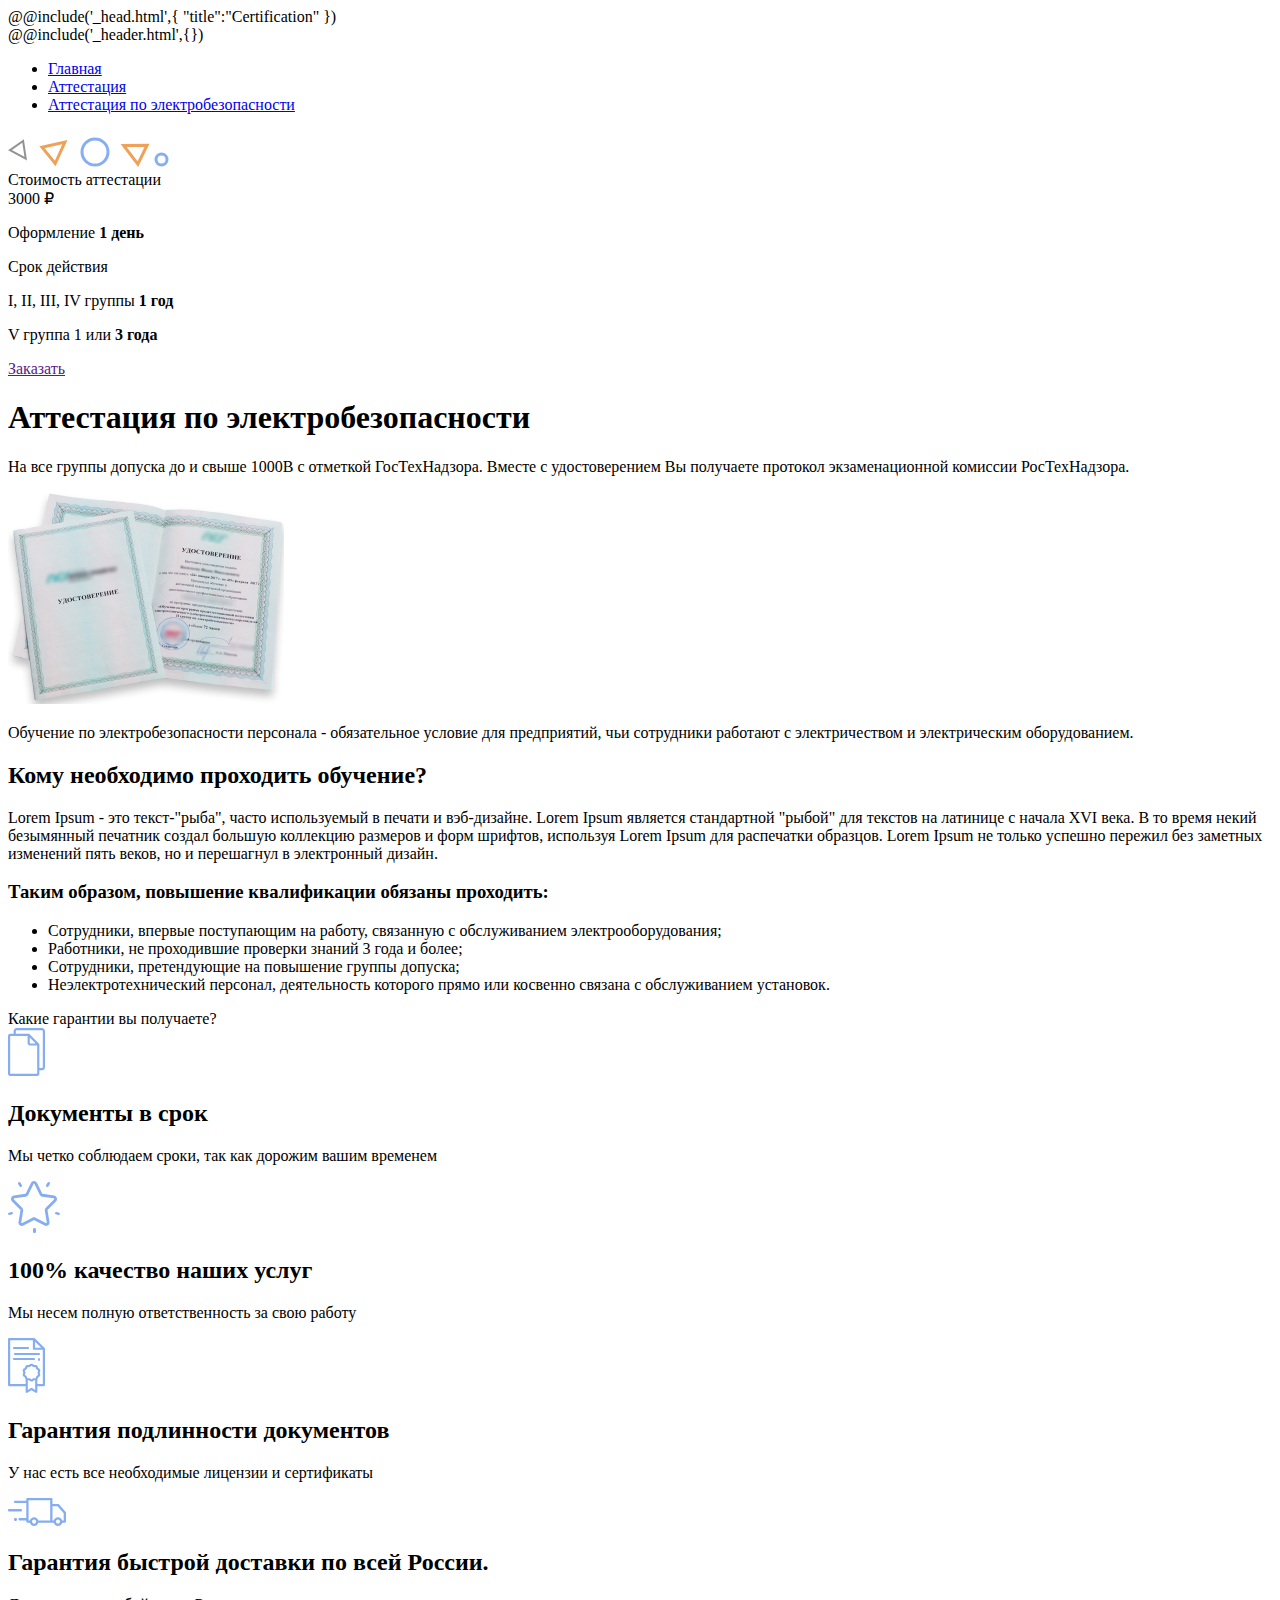
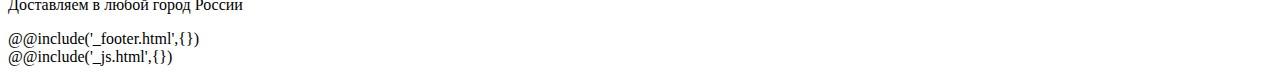
<file: #src/certification.html>
<!DOCTYPE html>
<html lang="ru">
	@@include('_head.html',{
	"title":"Certification"
	})
	<body>
		<div class="wrapper">
			@@include('_header.html',{})
			<!--==========================CERTIFICAT=============================================-->
			<div class="breadcrumb">
				<div class="_container">
					<ul class="breadcrumb-list">
						<li class="breadcrumb-item"><a href="#" class="breadcrumb__link">Главная</a></li>
						<li class="breadcrumb-item"><a href="#" class="breadcrumb__link">Аттестация</a></li>
						<li class="breadcrumb-item"><a href="#" class="breadcrumb__link active">Аттестация по электробезопасности</a></li>
					 </ul>
				</div>
				
			</div>
			<section class="certificat"> 
				<div class="_container">
						 <div class="cert__row">
							 <div class="paralax__figure">
								 <img src="img/certificate/01.svg" data-speed="5"  class="layer layer__pos-1">
								 <img src="img/certificate/02.svg" data-speed="-5"  class="layer layer__pos-2">
								 <img src="img/certificate/03.svg" data-speed="6" class="layer layer__pos-3">
								 <img src="img/certificate/04.svg" data-speed="-6"  class="layer layer__pos-4">
								 <img src="img/certificate/05.svg" data-speed="9"  class="layer layer__pos-5">
							 </div>
							 <div class="cert__column">
								 <div class="cert__cost-title">Стоимость аттестации</div>
								 <div class="cert__cost">3000 ₽</div>
								 <p class="cert__desc">Оформление <b>1 день</b></p>
								 <p class="cert__desc">Срок действия</p>
								 <p class="cert__desc">I, II, III, IV группы <b>1 год</b></p>
								 <p class="cert__desc">V группа 1 или <b>3 года</b></p>
								 <a href="" class="button cert__btn">Заказать</a>
							 </div>
							 <div class="cert__column">
								 <h1 class="cert__column-title">Аттестация 
									по электробезопасности</h1>
									<p class="column-text">На все группы допуска до и свыше 1000В с отметкой ГосТехНадзора. Вместе с удостоверением Вы получаете протокол экзаменационной комиссии РосТехНадзора.</p>
							 </div>
							 <div class="cert__column">
								 <img src="img/certificate/cert.png" alt="" class="cert__img">
							 </div>

						</div>
				</div>

				
			</section>
			<section class="cert__text">
				<div class="_container">
					<p class="cert__paragraph">Обучение по электробезопасности персонала - обязательное условие для предприятий, чьи сотрудники работают с электричеством и электрическим оборудованием.</p>
					<h2 class="cert__text-title">Кому необходимо проходить обучение?</h2>
					<p class="cert__paragraph">Lorem Ipsum - это текст-"рыба", часто используемый в печати и вэб-дизайне. Lorem Ipsum является стандартной "рыбой" для текстов на латинице с начала XVI века. В то время некий безымянный печатник создал большую коллекцию размеров и форм шрифтов, используя Lorem Ipsum для распечатки образцов. Lorem Ipsum не только успешно пережил без заметных изменений пять веков, но и перешагнул в электронный дизайн.</p>

					<h3 class="cert__text-list-title">Таким образом, повышение квалификации обязаны проходить:</h3>
					<ul class="cert__text-list">
						<li class="cert__text-list-item">Сотрудники, впервые поступающим на работу, связанную с обслуживанием электрооборудования;</li>
						<li class="cert__text-list-item">Работники, не проходившие проверки знаний 3 года и более;</li>
						<li class="cert__text-list-item">Сотрудники, претендующие на повышение группы допуска;</li>
						<li class="cert__text-list-item">Неэлектротехнический персонал, деятельность которого прямо или косвенно связана с обслуживанием установок.</li>
					</ul>
				</div>
			</section>
			<!--=========================== DOCUMENTS ======================================-->
			<section class="documents">
				<div class="_container">
				<div class="documents__footer">
					<div class="section__title">Какие гарантии вы получаете?</div>
					<div class="_container">
						<div class="documents__column__row">
							<div class="documents__column">
								<div class="documents__footer-item">
									<div class="document__item__img-wrap">
										<img src="img/documents/icon001.svg" alt="documents__icon" class="documents__item-img">
									</div>
									<h2 class="documents__item-title">Документы в срок</h2>
									<p class="documents__item-text">Мы четко соблюдаем сроки, так как дорожим вашим временем</p>
								</div>
							</div>
							<div class="documents__column">
								<div class="documents__footer-item">
									<div class="document__item__img-wrap">
										<img src="img/documents/icon002.svg" alt="documents__icon" class="documents__item-img">
									</div>
									<h2 class="documents__item-title">100% качество наших услуг</h2>
									<p class="documents__item-text">Мы несем полную ответственность за свою работу</p>
								</div>
							</div>
							<div class="documents__column">
								<div class="documents__footer-item">
									<div class="document__item__img-wrap">
										<img src="img/documents/icon003.svg" alt="documents__icon" class="documents__item-img">
									</div>
									<h2 class="documents__item-title">Гарантия подлинности документов</h2>
									<p class="documents__item-text">У нас есть все необходимые лицензии и сертификаты</p>
								</div>
							</div>
							<div class="documents__column">
								<div class="documents__footer-item">
									<div class="document__item__img-wrap">
										<img src="img/documents/icon004.svg" alt="documents__icon" class="documents__item-img">
									</div>
									<h2 class="documents__item-title">Гарантия быстрой доставки по всей России.</h2>
									<p class="documents__item-text">Доставляем в любой город России</p>
								</div>
							</div>
						</div>

					</div>
					
				</div>
			</section>
			
			@@include('_footer.html',{})
		</div>
		@@include('_js.html',{})
	</body>
</html>
</file>
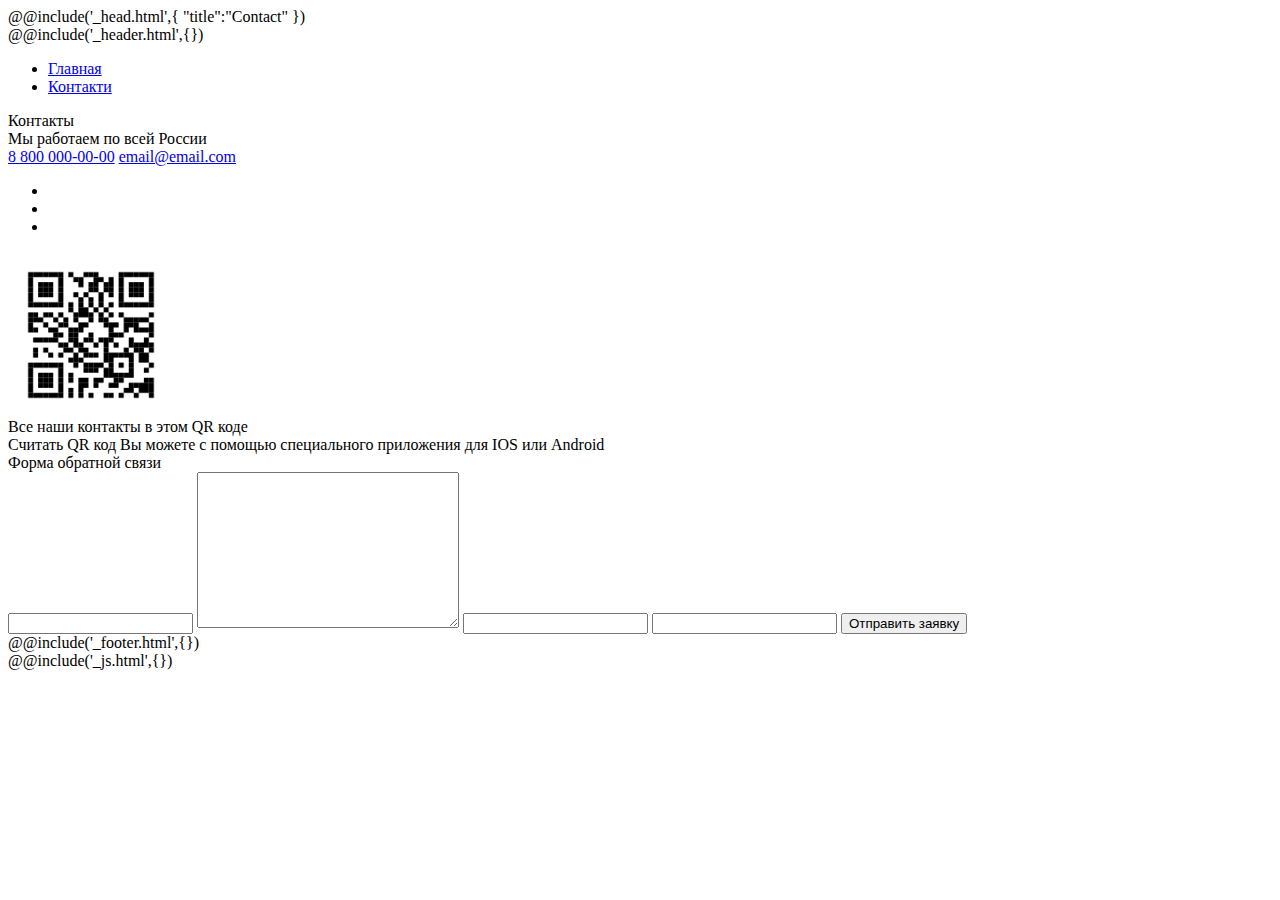
<file: #src/contact.html>
<!DOCTYPE html>
<html lang="ru">
	@@include('_head.html',{
	"title":"Contact"
	})
	<body>
		<div class="wrapper">
			@@include('_header.html',{})
			<!--==========================CERTIFICAT=============================================-->
			<div class="breadcrumb">
				<div class="_container">
					<ul class="breadcrumb-list">
						<li class="breadcrumb-item"><a href="#" class="breadcrumb__link">Главная</a></li>
						<li class="breadcrumb-item"><a href="#" class="breadcrumb__link active">Контакти</a></li>
					 </ul>
				</div>
				
         </div>
         
        <section class="contact">
           <div class="_container">
              <div class="contact__row">
               <div class="contact__column">
                  <div class="contact__title ">Контакты</div>
                  <div class="contact__column-wrap">
                        <div class="contact__subtitle">Мы работаем по всей России</div>
                     <a href="tel:+388000000000" class="top-header__phone contact_phone">8 800 000-00-00</a>
                     <a href="mailto:email@email.com" class="top-header__mail contact__mail">email@email.com</a>
                     
                     <ul class="top-header__social-list contact__social-list">
                        <li><a href="#" class="top-header__social-link whatsap__link"></a></li>
                        <li><a href="#" class="top-header__social-link viber__link"></a></li>
                        <li><a href="#" class="top-header__social-link telegram__link"></a></li>
                     </ul>

                  </div>
                  
                  <div class="contact__qr">
                     <div class="contact__qr-img">
                        <img src="img/contact/qr.jpg" alt="qr-code">
                     </div>
                     <div class="contact__qr-text">
                        <div class="contact__qr-title">Все наши контакты в этом QR коде</div>
                        <div class="contact__qr-subtitle">Считать QR код Вы можете с помощью специального приложения для IOS или Android</div>
                     </div>
                  </div>
                 </div>
                 <div class="contact__column form__column">
                    
                    <form action="" class="contact__form">
                     <div class="contact__form-title">Форма обратной связи</div>
                     <input type="text" name="questions" class="contact__input" data-value="Как к Вам обращаться?">
                     <textarea name="contact_textarea" class="contact__textarea"  cols="30" rows="10" data-value="Желаемые документы"></textarea>
                     <input type="tel" nama="phone" class="contact__input _phone" data-value="+3 (__) __ - __ - __" >
                     <input type="email" name="email" class="contact__input" data-value="Email">
                     <button type="submit" class="button contact-btn">Отправить заявку</button>
   
                    </form>
                 </div>




              </div>
              

           </div>
        </section>
			
			
			@@include('_footer.html',{})
		</div>
		@@include('_js.html',{})
	</body>
</html>
</file>
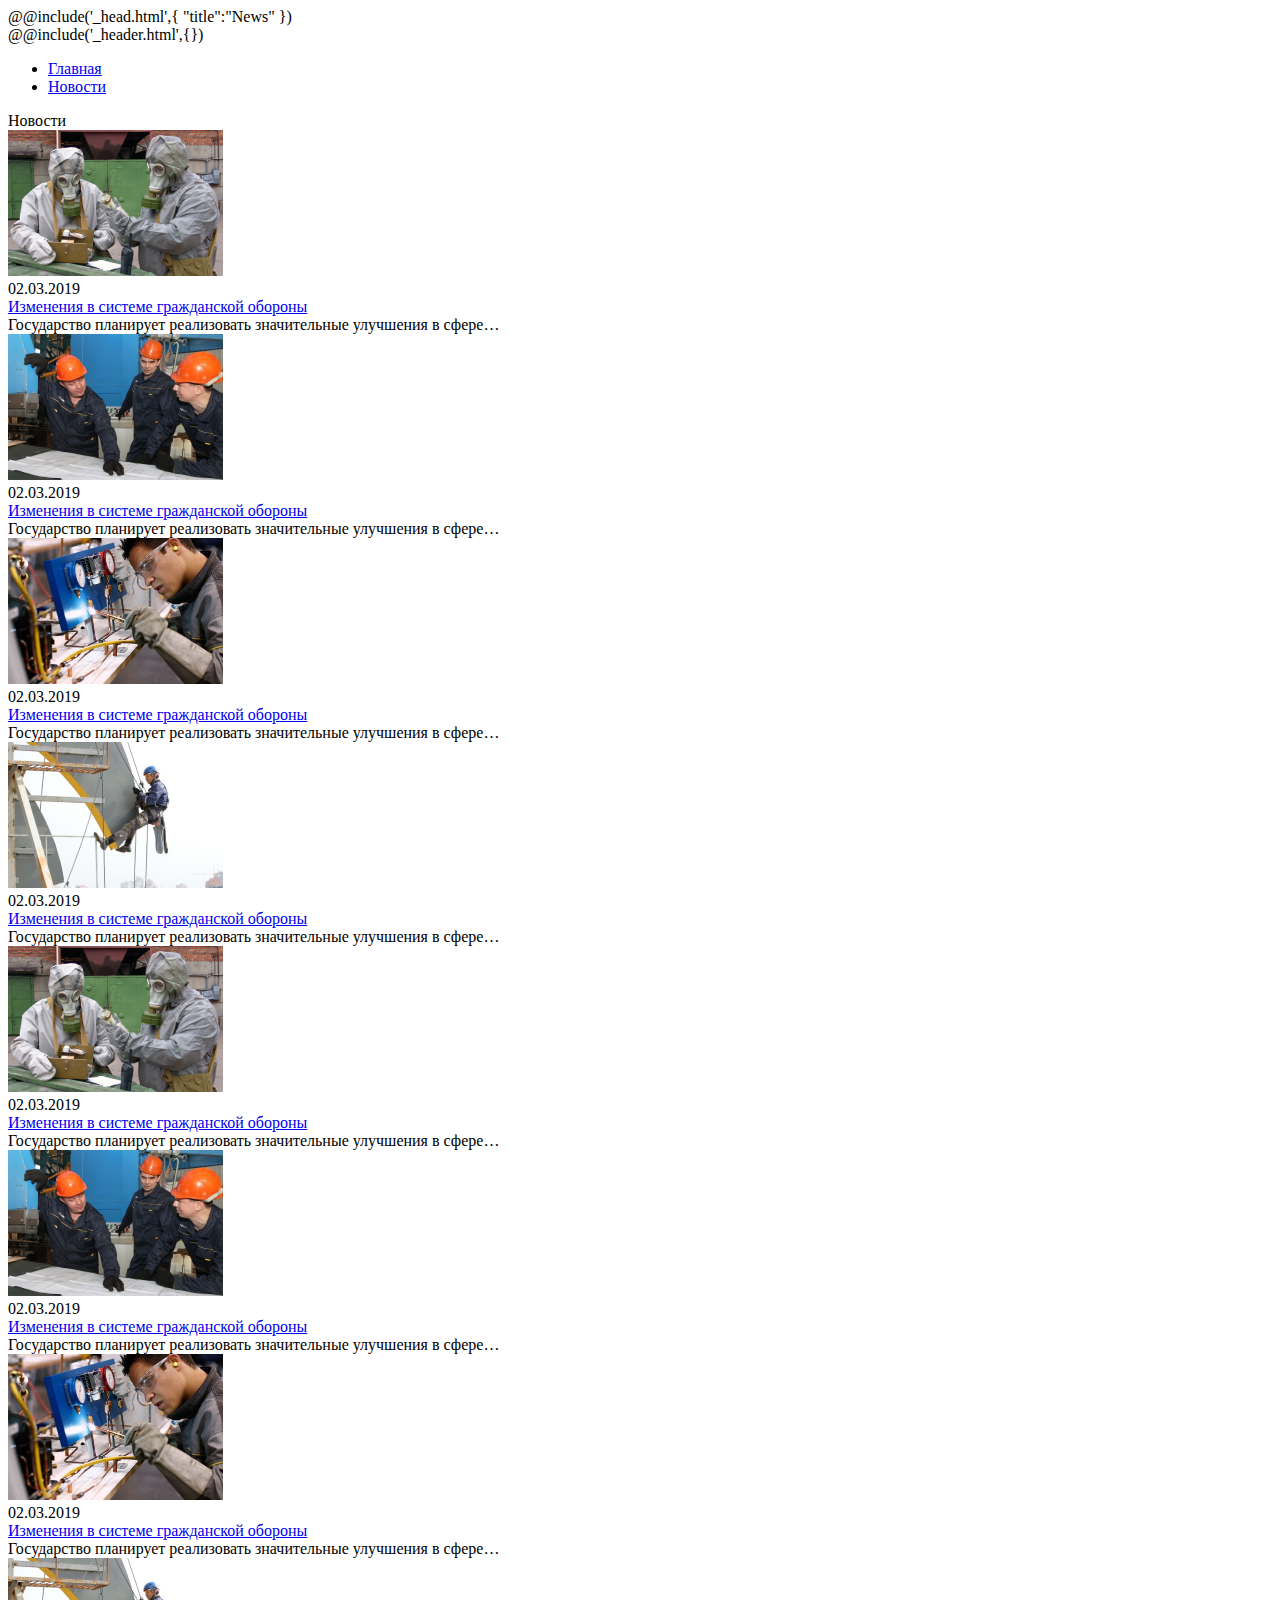
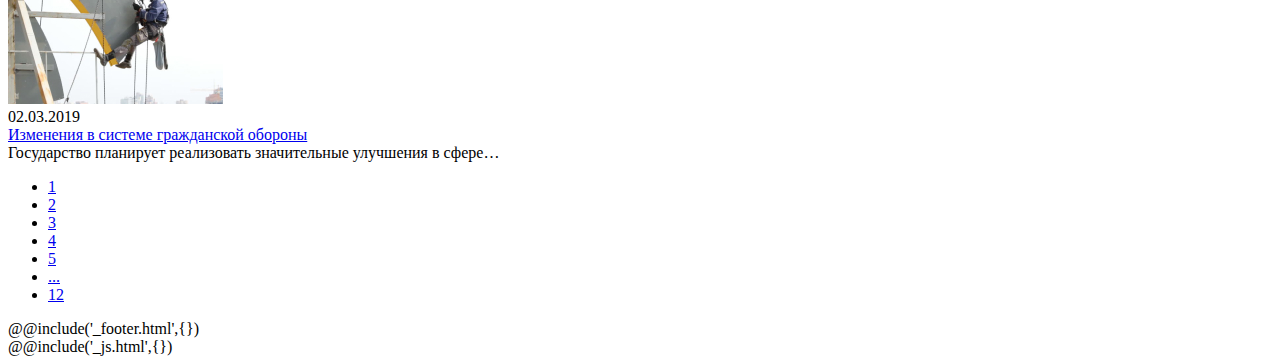
<file: #src/news.html>
<!DOCTYPE html>
<html lang="ru">
	@@include('_head.html',{
	"title":"News"
	})
	<body>
		<div class="wrapper">
			@@include('_header.html',{})
			<!--==========================CERTIFICAT=============================================-->
			<div class="breadcrumb">
				<div class="_container">
					<ul class="breadcrumb-list">
						<li class="breadcrumb-item"><a href="#" class="breadcrumb__link">Главная</a></li>
						<li class="breadcrumb-item"><a href="#" class="breadcrumb__link active">Новости</a></li>
					 </ul>
				</div>
				
         </div>
         
         <section class="news-page">
            <div class="_container">
               <div class="section__title section__news-title">Новости</div>
               <div class="news-page__wrap">
                  <div class="news__column">
                     <div class="news__item">
                        <div class="news__img">
                        <a href="#" class="news__link"><img src="img/news/news01.jpg" alt="news-img"></a>
                        </div>
                        <div class=" news__item-date news__date">02.03.2019</div>
                        <a href="#" class="news__item-link news__title">Изменения в системе гражданской обороны</a>
                        <div class="news__item-text news__text"">Государство планирует реализовать значительные улучшения в сфере…</div>
                     </div>
                  </div>
                  <div class="news__column">
                     <div class="news__item">
                        <div class="news__img">
                        <a href="#" class="news__link"><img src="img/news/news02.jpg" alt="news-img"></a>
                        </div>
                        <div class=" news__item-date news__date">02.03.2019</div>
                        <a href="#" class="news__item-link news__title">Изменения в системе гражданской обороны</a>
                        <div class="news__item-text news__text"">Государство планирует реализовать значительные улучшения в сфере…</div>
                     </div>
                  </div>
                  <div class="news__column">
                     <div class="news__item">
                        <div class="news__img">
                        <a href="#" class="news__link"><img src="img/news/news03.jpg" alt="news-img"></a>
                        </div>
                        <div class=" news__item-date news__date">02.03.2019</div>
                        <a href="#" class="news__item-link news__title">Изменения в системе гражданской обороны</a>
                        <div class="news__item-text news__text"">Государство планирует реализовать значительные улучшения в сфере…</div>
                     </div>
                  </div>
                  <div class="news__column">
                     <div class="news__item">
                        <div class="news__img">
                        <a href="#" class="news__link"><img src="img/news/news04.jpg" alt="news-img"></a>
                        </div>
                        <div class=" news__item-date news__date">02.03.2019</div>
                        <a href="#" class="news__item-link news__title">Изменения в системе гражданской обороны</a>
                        <div class="news__item-text news__text"">Государство планирует реализовать значительные улучшения в сфере…</div>
                     </div>
                  </div>

                  <div class="news__column">
                     <div class="news__item">
                        <div class="news__img">
                        <a href="#" class="news__link"><img src="img/news/news01.jpg" alt="news-img"></a>
                        </div>
                        <div class=" news__item-date news__date">02.03.2019</div>
                        <a href="#" class="news__item-link news__title">Изменения в системе гражданской обороны</a>
                        <div class="news__item-text news__text"">Государство планирует реализовать значительные улучшения в сфере…</div>
                     </div>
                  </div>
                  <div class="news__column">
                     <div class="news__item">
                        <div class="news__img">
                        <a href="#" class="news__link"><img src="img/news/news02.jpg" alt="news-img"></a>
                        </div>
                        <div class=" news__item-date news__date">02.03.2019</div>
                        <a href="#" class="news__item-link news__title">Изменения в системе гражданской обороны</a>
                        <div class="news__item-text news__text"">Государство планирует реализовать значительные улучшения в сфере…</div>
                     </div>
                  </div>
                  <div class="news__column">
                     <div class="news__item">
                        <div class="news__img">
                        <a href="#" class="news__link"><img src="img/news/news03.jpg" alt="news-img"></a>
                        </div>
                        <div class=" news__item-date news__date">02.03.2019</div>
                        <a href="#" class="news__item-link news__title">Изменения в системе гражданской обороны</a>
                        <div class="news__item-text news__text"">Государство планирует реализовать значительные улучшения в сфере…</div>
                     </div>
                  </div>
                  <div class="news__column">
                     <div class="news__item">
                        <div class="news__img">
                        <a href="#" class="news__link"><img src="img/news/news04.jpg" alt="news-img"></a>
                        </div>
                        <div class=" news__item-date news__date">02.03.2019</div>
                        <a href="#" class="news__item-link news__title">Изменения в системе гражданской обороны</a>
                        <div class="news__item-text news__text"">Государство планирует реализовать значительные улучшения в сфере…</div>
                     </div>
                  </div>
                  
                  
               </div>

               <ul class="news__pagination">
                  <li class="news__pagination-item"><a href="#" class="news__pagination-link active"> <span>1</span></a></li>
                  <li class="news__pagination-item"><a href="#" class="news__pagination-link"> <span>2</span></a></li>
                  <li class="news__pagination-item"><a href="#" class="news__pagination-link"> <span>3</span></a></li>
                  <li class="news__pagination-item"><a href="#" class="news__pagination-link"> <span>4</span></a></li>
                  <li class="news__pagination-item"><a href="#" class="news__pagination-link"> <span>5</span></a></li>
                  <li class="news__pagination-item"><a href="#" class="news__pagination-link"> <span>...</span></a></li>
                  <li class="news__pagination-item"><a href="#" class="news__pagination-link"> <span>12</span></a></li>

               </ul>
            </div>
         </section>
			
			
			@@include('_footer.html',{})
		</div>
		@@include('_js.html',{})
	</body>
</html>
</file>
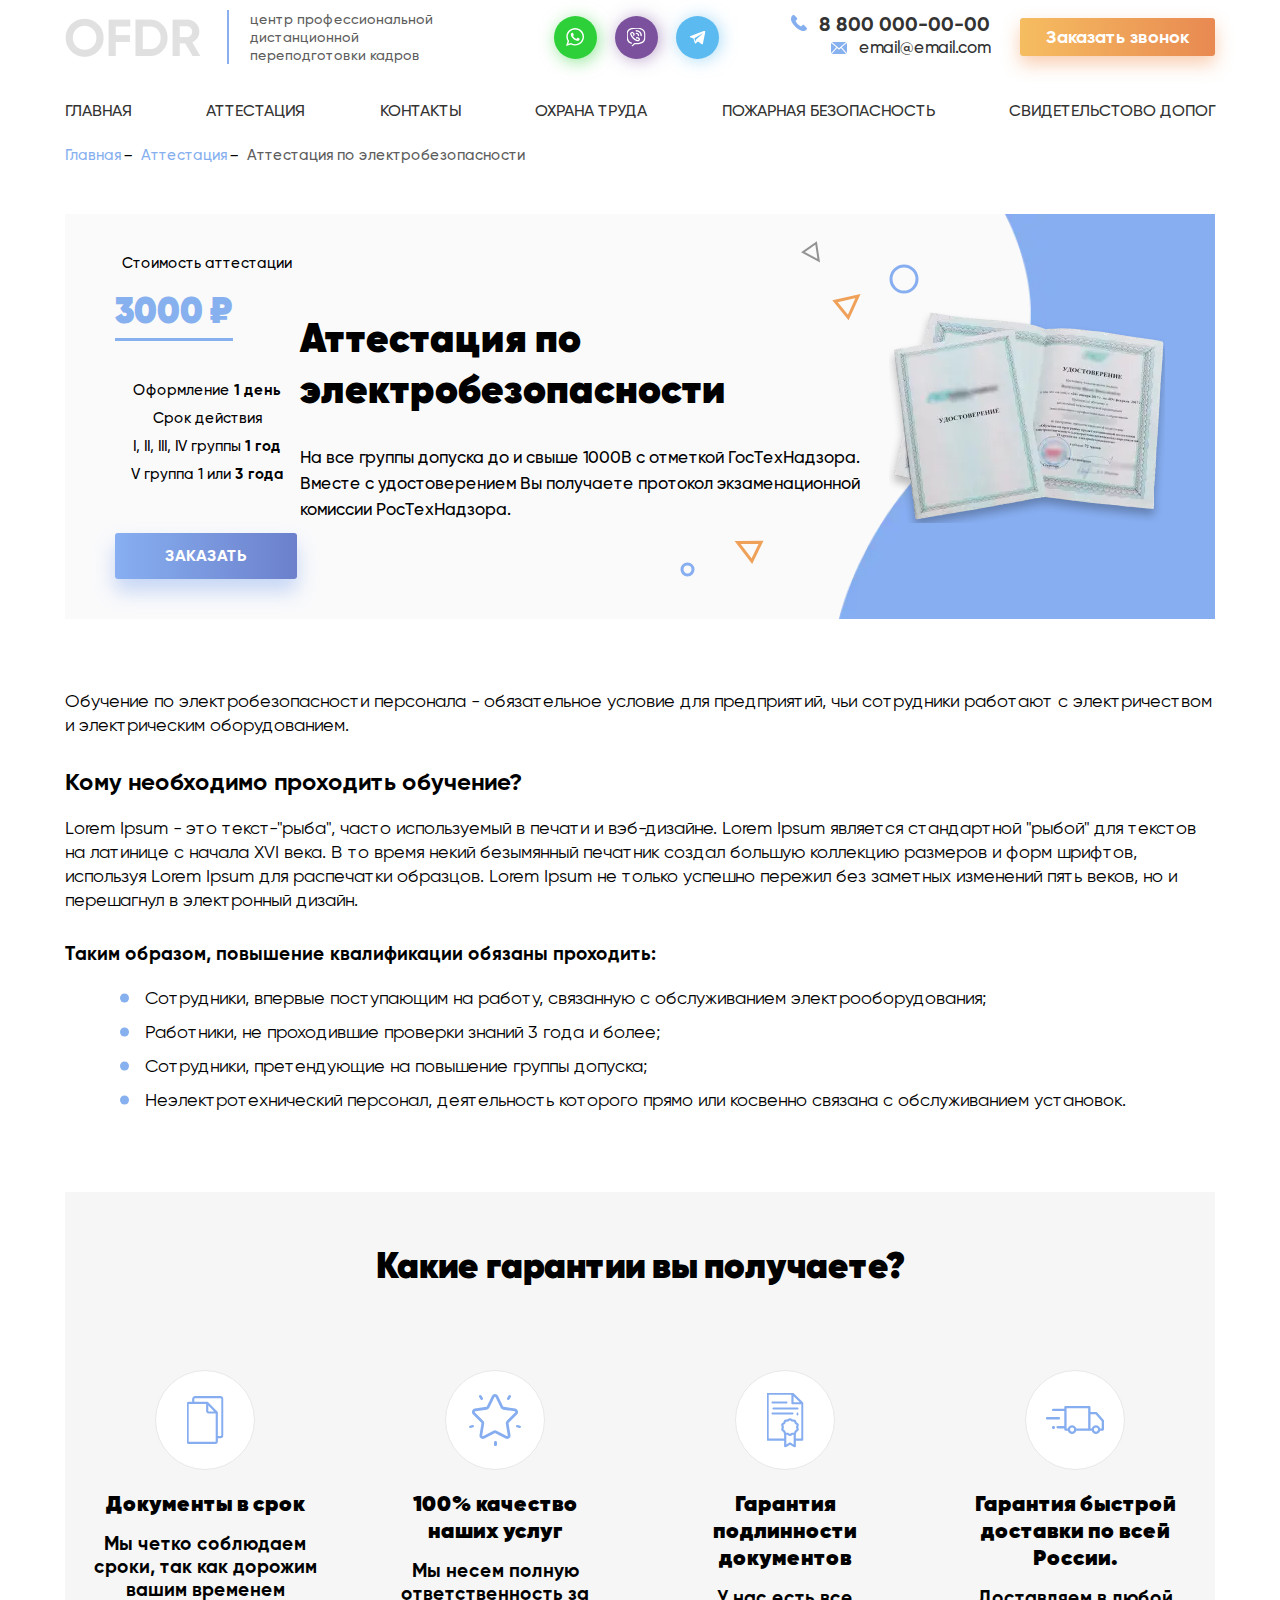
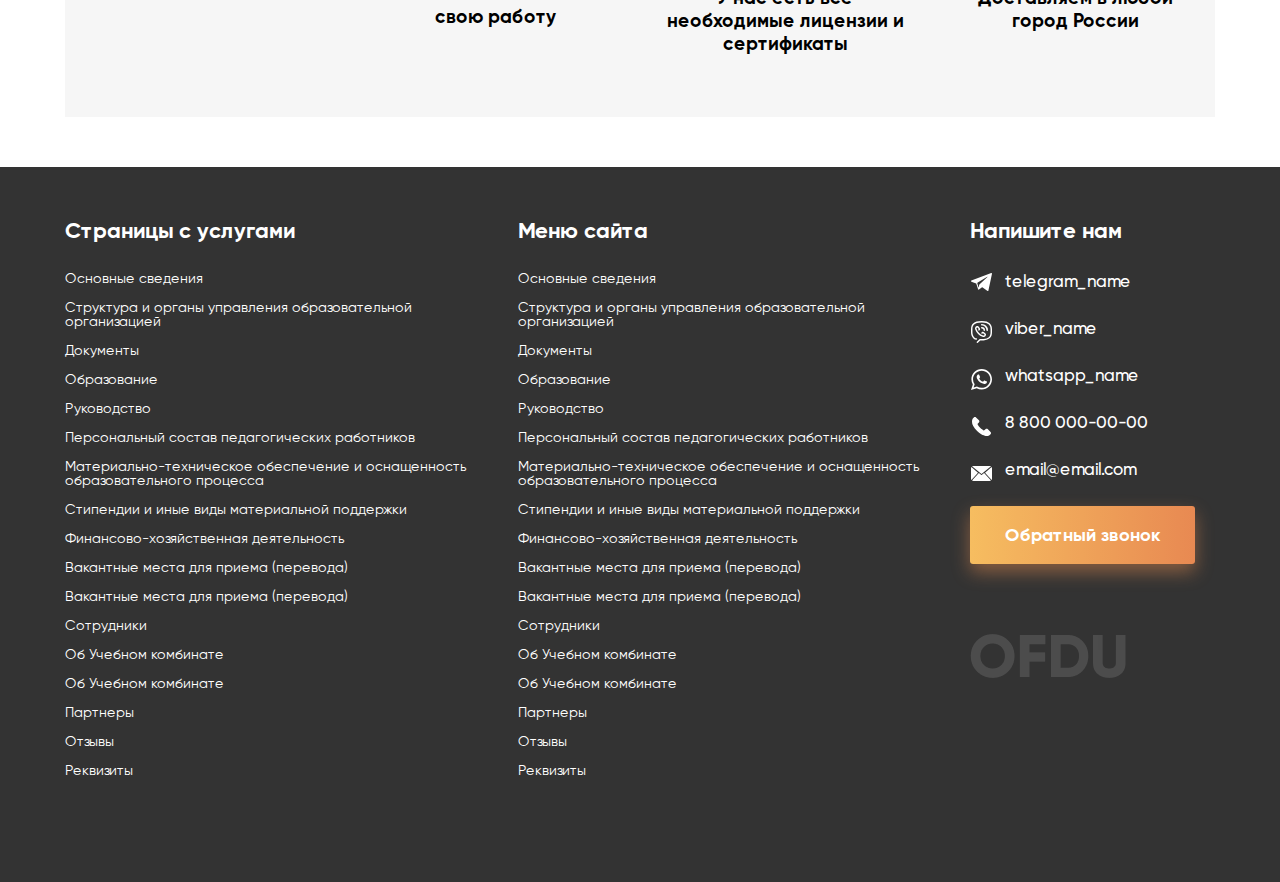
<file: ofdr/certification.html>
<!DOCTYPE html><html lang="ru">	 <head>	<title>Certification</title>	<meta charset="UTF-8">	<meta name="format-detection" content="telephone=no">	<link rel="stylesheet" href="css/style.min.css">	<link rel="shortcut icon" href="favicon.ico">	<!-- <meta name="robots" content="noindex, nofollow"> -->	<!-- <meta name="viewport" content="width=device-width, initial-scale=1.0, maximum-scale=1.0, user-scalable=0"> -->	<meta name="viewport" content="width=device-width, initial-scale=1.0"></head>	<body>		<div class="wrapper">			<!-- ================= HEADER =======================================--><header class="header">	<div class="_container">		<div class="header__top top-header">			<div class="top-header__column">				<a href="index.html" class="top-header__logo">					<picture><source srcset="img/header/logo.webp" type="image/webp"><img src="img/header/logo.png" alt=""></picture>				</a>				<div class="top-header__logo-subtitle">					центр профессиональной дистанционной переподготовки кадров				</div>			</div>			<div class="top-header__column ">				<ul data-da=".header__menu,824,2" class="top-header__social-list">					<li><a href="#" class="top-header__social-link whatsap__link"></a></li>					<li><a href="#" class="top-header__social-link viber__link"></a></li>					<li><a href="#" class="top-header__social-link telegram__link"></a></li>				</ul>			</div>			<div class="top-header__column">				<div data-da=".header__menu,441,3" class="top-header__contact">					<a href="tel:+388000000000" class="top-header__phone">8 800 000-00-00</a>					<a href="mailto:email@email.com" class="top-header__mail">email@email.com</a>				</div>				<div data-da=".header__menu,992,1" class="top-header__button">					<a href="contact.html" class="button">Заказать звонок</a>				</div>				<div class="header__burger"><span></span></div>							</div>					</div>	</div>	<div class="header__content _container">		<div class="header-top__menu">						<div class="header__menu">					<ul id="menu"class="menu">						<li><a href="index.html" class="header__link">Главная</a></li>						<li><a href="certification.html"  class="header__link">Аттестация</a></li>						<li><a href="contact.html" class="header__link">Контакты</a></li>						<li><a href="#" class="header__link">Охрана труда</a></li>						<li><a href="#" class="header__link">Пожарная безопасность</a></li>						<li><a href="#" class="header__link"> Свидетельстово допог</a></li>											</ul>			</div>			</div>	</div>	</header>			<!--==========================CERTIFICAT=============================================-->			<div class="breadcrumb">				<div class="_container">					<ul class="breadcrumb-list">						<li class="breadcrumb-item"><a href="#" class="breadcrumb__link">Главная</a></li>						<li class="breadcrumb-item"><a href="#" class="breadcrumb__link">Аттестация</a></li>						<li class="breadcrumb-item"><a href="#" class="breadcrumb__link active">Аттестация по электробезопасности</a></li>					 </ul>				</div>							</div>			<section class="certificat"> 				<div class="_container">						 <div class="cert__row">							 <div class="paralax__figure">								 <picture><source srcset="img/certificate/01.svg" type="image/webp"><img src="img/certificate/01.svg" data-speed="5"  class="layer layer__pos-1"></picture>								 <picture><source srcset="img/certificate/02.svg" type="image/webp"><img src="img/certificate/02.svg" data-speed="-5"  class="layer layer__pos-2"></picture>								 <picture><source srcset="img/certificate/03.svg" type="image/webp"><img src="img/certificate/03.svg" data-speed="6" class="layer layer__pos-3"></picture>								 <picture><source srcset="img/certificate/04.svg" type="image/webp"><img src="img/certificate/04.svg" data-speed="-6"  class="layer layer__pos-4"></picture>								 <picture><source srcset="img/certificate/05.svg" type="image/webp"><img src="img/certificate/05.svg" data-speed="9"  class="layer layer__pos-5"></picture>							 </div>							 <div class="cert__column">								 <div class="cert__cost-title">Стоимость аттестации</div>								 <div class="cert__cost">3000 ₽</div>								 <p class="cert__desc">Оформление <b>1 день</b></p>								 <p class="cert__desc">Срок действия</p>								 <p class="cert__desc">I, II, III, IV группы <b>1 год</b></p>								 <p class="cert__desc">V группа 1 или <b>3 года</b></p>								 <a href="" class="button cert__btn">Заказать</a>							 </div>							 <div class="cert__column">								 <h1 class="cert__column-title">Аттестация 									по электробезопасности</h1>									<p class="column-text">На все группы допуска до и свыше 1000В с отметкой ГосТехНадзора. Вместе с удостоверением Вы получаете протокол экзаменационной комиссии РосТехНадзора.</p>							 </div>							 <div class="cert__column">								 <picture><source srcset="img/certificate/cert.webp" type="image/webp"><img src="img/certificate/cert.png" alt="" class="cert__img"></picture>							 </div>						</div>				</div>							</section>			<section class="cert__text">				<div class="_container">					<p class="cert__paragraph">Обучение по электробезопасности персонала - обязательное условие для предприятий, чьи сотрудники работают с электричеством и электрическим оборудованием.</p>					<h2 class="cert__text-title">Кому необходимо проходить обучение?</h2>					<p class="cert__paragraph">Lorem Ipsum - это текст-"рыба", часто используемый в печати и вэб-дизайне. Lorem Ipsum является стандартной "рыбой" для текстов на латинице с начала XVI века. В то время некий безымянный печатник создал большую коллекцию размеров и форм шрифтов, используя Lorem Ipsum для распечатки образцов. Lorem Ipsum не только успешно пережил без заметных изменений пять веков, но и перешагнул в электронный дизайн.</p>					<h3 class="cert__text-list-title">Таким образом, повышение квалификации обязаны проходить:</h3>					<ul class="cert__text-list">						<li class="cert__text-list-item">Сотрудники, впервые поступающим на работу, связанную с обслуживанием электрооборудования;</li>						<li class="cert__text-list-item">Работники, не проходившие проверки знаний 3 года и более;</li>						<li class="cert__text-list-item">Сотрудники, претендующие на повышение группы допуска;</li>						<li class="cert__text-list-item">Неэлектротехнический персонал, деятельность которого прямо или косвенно связана с обслуживанием установок.</li>					</ul>				</div>			</section>			<!--=========================== DOCUMENTS ======================================-->			<section class="documents">				<div class="_container">				<div class="documents__footer">					<div class="section__title">Какие гарантии вы получаете?</div>					<div class="_container">						<div class="documents__column__row">							<div class="documents__column">								<div class="documents__footer-item">									<div class="document__item__img-wrap">										<picture><source srcset="img/documents/icon001.svg" type="image/webp"><img src="img/documents/icon001.svg" alt="documents__icon" class="documents__item-img"></picture>									</div>									<h2 class="documents__item-title">Документы в срок</h2>									<p class="documents__item-text">Мы четко соблюдаем сроки, так как дорожим вашим временем</p>								</div>							</div>							<div class="documents__column">								<div class="documents__footer-item">									<div class="document__item__img-wrap">										<picture><source srcset="img/documents/icon002.svg" type="image/webp"><img src="img/documents/icon002.svg" alt="documents__icon" class="documents__item-img"></picture>									</div>									<h2 class="documents__item-title">100% качество наших услуг</h2>									<p class="documents__item-text">Мы несем полную ответственность за свою работу</p>								</div>							</div>							<div class="documents__column">								<div class="documents__footer-item">									<div class="document__item__img-wrap">										<picture><source srcset="img/documents/icon003.svg" type="image/webp"><img src="img/documents/icon003.svg" alt="documents__icon" class="documents__item-img"></picture>									</div>									<h2 class="documents__item-title">Гарантия подлинности документов</h2>									<p class="documents__item-text">У нас есть все необходимые лицензии и сертификаты</p>								</div>							</div>							<div class="documents__column">								<div class="documents__footer-item">									<div class="document__item__img-wrap">										<picture><source srcset="img/documents/icon004.svg" type="image/webp"><img src="img/documents/icon004.svg" alt="documents__icon" class="documents__item-img"></picture>									</div>									<h2 class="documents__item-title">Гарантия быстрой доставки по всей России.</h2>									<p class="documents__item-text">Доставляем в любой город России</p>								</div>							</div>						</div>					</div>									</div>			</section>						<footer class="footer">	<div class= "_container">		<div class="footer__row">			<div class="footer__column">				<div class="footer__column-title">Страницы с услугами</div>				<ul class="footer__column-list">					<li><a href="#" class="footer__column-link">Основные сведения</a></li>					<li><a href="#" class="footer__column-link">Структура и органы управления образовательной организацией</a></li>					<li><a href="#" class="footer__column-link">Документы</a></li>					<li><a href="#" class="footer__column-link">Образование</a></li>					<li><a href="#" class="footer__column-link">Руководство</a></li>					<li><a href="#" class="footer__column-link">Персональный состав педагогических работников</a></li>					<li><a href="#" class="footer__column-link">Материально-техническое обеспечение и оснащенность образовательного процесса</a></li>					<li><a href="#" class="footer__column-link">Стипендии и иные виды материальной поддержки</a></li>					<li><a href="#" class="footer__column-link">Финансово-хозяйственная деятельность</a></li>					<li><a href="#" class="footer__column-link">Вакантные места для приема (перевода)</a></li>					<li><a href="#" class="footer__column-link">Вакантные места для приема (перевода)</a></li>					<li><a href="#" class="footer__column-link">Сотрудники</a></li>					<li><a href="#" class="footer__column-link">Об Учебном комбинате</a></li>					<li><a href="#" class="footer__column-link">Об Учебном комбинате</a></li>					<li><a href="#" class="footer__column-link">Партнеры</a></li>					<li><a href="#" class="footer__column-link">Отзывы</a></li>					<li><a href="#" class="footer__column-link">Реквизиты</a></li>				</ul>			</div>			<div class="footer__column">				<div class="footer__column-title">Меню сайта</div>				<ul class="footer__column-list">					<li><a href="#" class="footer__column-link">Основные сведения</a></li>					<li><a href="#" class="footer__column-link">Структура и органы управления образовательной организацией</a></li>					<li><a href="#" class="footer__column-link">Документы</a></li>					<li><a href="#" class="footer__column-link">Образование</a></li>					<li><a href="#" class="footer__column-link">Руководство</a></li>					<li><a href="#" class="footer__column-link">Персональный состав педагогических работников</a></li>					<li><a href="#" class="footer__column-link">Материально-техническое обеспечение и оснащенность образовательного процесса</a></li>					<li><a href="#" class="footer__column-link">Стипендии и иные виды материальной поддержки</a></li>					<li><a href="#" class="footer__column-link">Финансово-хозяйственная деятельность</a></li>					<li><a href="#" class="footer__column-link">Вакантные места для приема (перевода)</a></li>					<li><a href="#" class="footer__column-link">Вакантные места для приема (перевода)</a></li>					<li><a href="#" class="footer__column-link">Сотрудники</a></li>					<li><a href="#" class="footer__column-link">Об Учебном комбинате</a></li>					<li><a href="#" class="footer__column-link">Об Учебном комбинате</a></li>					<li><a href="#" class="footer__column-link">Партнеры</a></li>					<li><a href="#" class="footer__column-link">Отзывы</a></li>					<li><a href="#" class="footer__column-link">Реквизиты</a></li>				</ul>			</div>			<div class="footer__column">				<div class="footer__column-title">Напишите нам</div>				<ul class="footer__column-list">					<li><a href="#" class="footer__column-link footer__telegram-link">telegram_name</a></li>					<li><a href="#" class="footer__column-link footer__viber-link">viber_name</a></li>					<li><a href="#" class="footer__column-link footer__whatsapp-link">whatsapp_name</a></li>					<li><a href="tel:+388000000000" class="footer__column-link footer__tel-link">8 800 000-00-00</a></li>					<li><a href="mailto:email@email.com" class="footer__column-link footer__mail-link">email@email.com</a></li>									</ul>				<a href="contact.html" class="button footer__btn">Обратный звонок</a>				<a href="#" class="footer__logo"><picture><source srcset="img/footer/footer_logo.webp" type="image/webp"><img src="img/footer/footer_logo.png" alt="footer__logo"></picture> </a>			</div>		</div>	</div></footer>		</div>		<script src="https://code.jquery.com/jquery-3.3.1.min.js"></script><script src="js/vendors.min.js"></script><script src="js/app.min.js"></script>	</body></html>
</file>
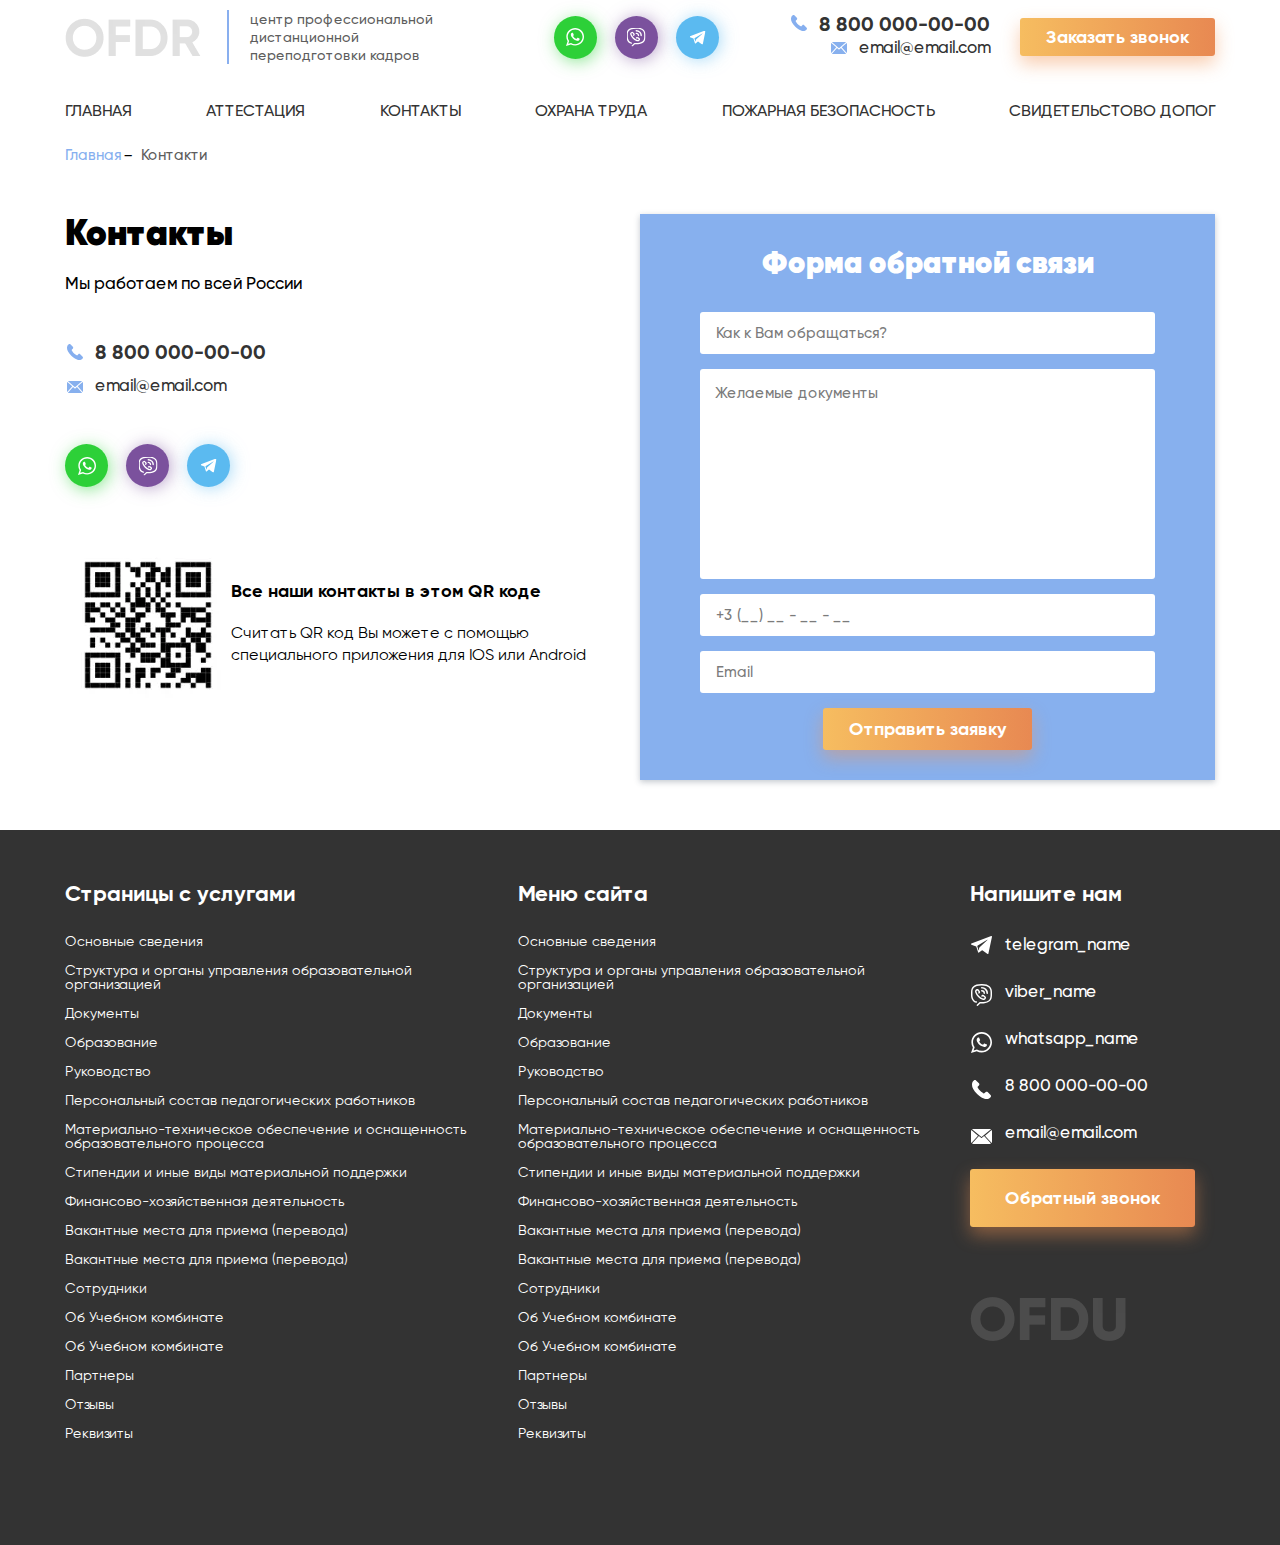
<file: ofdr/contact.html>
<!DOCTYPE html><html lang="ru">	 <head>	<title>Contact</title>	<meta charset="UTF-8">	<meta name="format-detection" content="telephone=no">	<link rel="stylesheet" href="css/style.min.css">	<link rel="shortcut icon" href="favicon.ico">	<!-- <meta name="robots" content="noindex, nofollow"> -->	<!-- <meta name="viewport" content="width=device-width, initial-scale=1.0, maximum-scale=1.0, user-scalable=0"> -->	<meta name="viewport" content="width=device-width, initial-scale=1.0"></head>	<body>		<div class="wrapper">			<!-- ================= HEADER =======================================--><header class="header">	<div class="_container">		<div class="header__top top-header">			<div class="top-header__column">				<a href="index.html" class="top-header__logo">					<picture><source srcset="img/header/logo.webp" type="image/webp"><img src="img/header/logo.png" alt=""></picture>				</a>				<div class="top-header__logo-subtitle">					центр профессиональной дистанционной переподготовки кадров				</div>			</div>			<div class="top-header__column ">				<ul data-da=".header__menu,824,2" class="top-header__social-list">					<li><a href="#" class="top-header__social-link whatsap__link"></a></li>					<li><a href="#" class="top-header__social-link viber__link"></a></li>					<li><a href="#" class="top-header__social-link telegram__link"></a></li>				</ul>			</div>			<div class="top-header__column">				<div data-da=".header__menu,441,3" class="top-header__contact">					<a href="tel:+388000000000" class="top-header__phone">8 800 000-00-00</a>					<a href="mailto:email@email.com" class="top-header__mail">email@email.com</a>				</div>				<div data-da=".header__menu,992,1" class="top-header__button">					<a href="contact.html" class="button">Заказать звонок</a>				</div>				<div class="header__burger"><span></span></div>							</div>					</div>	</div>	<div class="header__content _container">		<div class="header-top__menu">						<div class="header__menu">					<ul id="menu"class="menu">						<li><a href="index.html" class="header__link">Главная</a></li>						<li><a href="certification.html"  class="header__link">Аттестация</a></li>						<li><a href="contact.html" class="header__link">Контакты</a></li>						<li><a href="#" class="header__link">Охрана труда</a></li>						<li><a href="#" class="header__link">Пожарная безопасность</a></li>						<li><a href="#" class="header__link"> Свидетельстово допог</a></li>											</ul>			</div>			</div>	</div>	</header>			<!--==========================CERTIFICAT=============================================-->			<div class="breadcrumb">				<div class="_container">					<ul class="breadcrumb-list">						<li class="breadcrumb-item"><a href="#" class="breadcrumb__link">Главная</a></li>						<li class="breadcrumb-item"><a href="#" class="breadcrumb__link active">Контакти</a></li>					 </ul>				</div>				         </div>                 <section class="contact">           <div class="_container">              <div class="contact__row">               <div class="contact__column">                  <div class="contact__title ">Контакты</div>                  <div class="contact__column-wrap">                        <div class="contact__subtitle">Мы работаем по всей России</div>                     <a href="tel:+388000000000" class="top-header__phone contact_phone">8 800 000-00-00</a>                     <a href="mailto:email@email.com" class="top-header__mail contact__mail">email@email.com</a>                                          <ul class="top-header__social-list contact__social-list">                        <li><a href="#" class="top-header__social-link whatsap__link"></a></li>                        <li><a href="#" class="top-header__social-link viber__link"></a></li>                        <li><a href="#" class="top-header__social-link telegram__link"></a></li>                     </ul>                  </div>                                    <div class="contact__qr">                     <div class="contact__qr-img">                        <picture><source srcset="img/contact/qr.webp" type="image/webp"><img src="img/contact/qr.jpg" alt="qr-code"></picture>                     </div>                     <div class="contact__qr-text">                        <div class="contact__qr-title">Все наши контакты в этом QR коде</div>                        <div class="contact__qr-subtitle">Считать QR код Вы можете с помощью специального приложения для IOS или Android</div>                     </div>                  </div>                 </div>                 <div class="contact__column form__column">                                        <form action="" class="contact__form">                     <div class="contact__form-title">Форма обратной связи</div>                     <input type="text" name="questions" class="contact__input" data-value="Как к Вам обращаться?">                     <textarea name="contact_textarea" class="contact__textarea"  cols="30" rows="10" data-value="Желаемые документы"></textarea>                     <input type="tel" nama="phone" class="contact__input _phone" data-value="+3 (__) __ - __ - __" >                     <input type="email" name="email" class="contact__input" data-value="Email">                     <button type="submit" class="button contact-btn">Отправить заявку</button>                       </form>                 </div>              </div>                         </div>        </section>									<footer class="footer">	<div class= "_container">		<div class="footer__row">			<div class="footer__column">				<div class="footer__column-title">Страницы с услугами</div>				<ul class="footer__column-list">					<li><a href="#" class="footer__column-link">Основные сведения</a></li>					<li><a href="#" class="footer__column-link">Структура и органы управления образовательной организацией</a></li>					<li><a href="#" class="footer__column-link">Документы</a></li>					<li><a href="#" class="footer__column-link">Образование</a></li>					<li><a href="#" class="footer__column-link">Руководство</a></li>					<li><a href="#" class="footer__column-link">Персональный состав педагогических работников</a></li>					<li><a href="#" class="footer__column-link">Материально-техническое обеспечение и оснащенность образовательного процесса</a></li>					<li><a href="#" class="footer__column-link">Стипендии и иные виды материальной поддержки</a></li>					<li><a href="#" class="footer__column-link">Финансово-хозяйственная деятельность</a></li>					<li><a href="#" class="footer__column-link">Вакантные места для приема (перевода)</a></li>					<li><a href="#" class="footer__column-link">Вакантные места для приема (перевода)</a></li>					<li><a href="#" class="footer__column-link">Сотрудники</a></li>					<li><a href="#" class="footer__column-link">Об Учебном комбинате</a></li>					<li><a href="#" class="footer__column-link">Об Учебном комбинате</a></li>					<li><a href="#" class="footer__column-link">Партнеры</a></li>					<li><a href="#" class="footer__column-link">Отзывы</a></li>					<li><a href="#" class="footer__column-link">Реквизиты</a></li>				</ul>			</div>			<div class="footer__column">				<div class="footer__column-title">Меню сайта</div>				<ul class="footer__column-list">					<li><a href="#" class="footer__column-link">Основные сведения</a></li>					<li><a href="#" class="footer__column-link">Структура и органы управления образовательной организацией</a></li>					<li><a href="#" class="footer__column-link">Документы</a></li>					<li><a href="#" class="footer__column-link">Образование</a></li>					<li><a href="#" class="footer__column-link">Руководство</a></li>					<li><a href="#" class="footer__column-link">Персональный состав педагогических работников</a></li>					<li><a href="#" class="footer__column-link">Материально-техническое обеспечение и оснащенность образовательного процесса</a></li>					<li><a href="#" class="footer__column-link">Стипендии и иные виды материальной поддержки</a></li>					<li><a href="#" class="footer__column-link">Финансово-хозяйственная деятельность</a></li>					<li><a href="#" class="footer__column-link">Вакантные места для приема (перевода)</a></li>					<li><a href="#" class="footer__column-link">Вакантные места для приема (перевода)</a></li>					<li><a href="#" class="footer__column-link">Сотрудники</a></li>					<li><a href="#" class="footer__column-link">Об Учебном комбинате</a></li>					<li><a href="#" class="footer__column-link">Об Учебном комбинате</a></li>					<li><a href="#" class="footer__column-link">Партнеры</a></li>					<li><a href="#" class="footer__column-link">Отзывы</a></li>					<li><a href="#" class="footer__column-link">Реквизиты</a></li>				</ul>			</div>			<div class="footer__column">				<div class="footer__column-title">Напишите нам</div>				<ul class="footer__column-list">					<li><a href="#" class="footer__column-link footer__telegram-link">telegram_name</a></li>					<li><a href="#" class="footer__column-link footer__viber-link">viber_name</a></li>					<li><a href="#" class="footer__column-link footer__whatsapp-link">whatsapp_name</a></li>					<li><a href="tel:+388000000000" class="footer__column-link footer__tel-link">8 800 000-00-00</a></li>					<li><a href="mailto:email@email.com" class="footer__column-link footer__mail-link">email@email.com</a></li>									</ul>				<a href="contact.html" class="button footer__btn">Обратный звонок</a>				<a href="#" class="footer__logo"><picture><source srcset="img/footer/footer_logo.webp" type="image/webp"><img src="img/footer/footer_logo.png" alt="footer__logo"></picture> </a>			</div>		</div>	</div></footer>		</div>		<script src="https://code.jquery.com/jquery-3.3.1.min.js"></script><script src="js/vendors.min.js"></script><script src="js/app.min.js"></script>	</body></html>
</file>
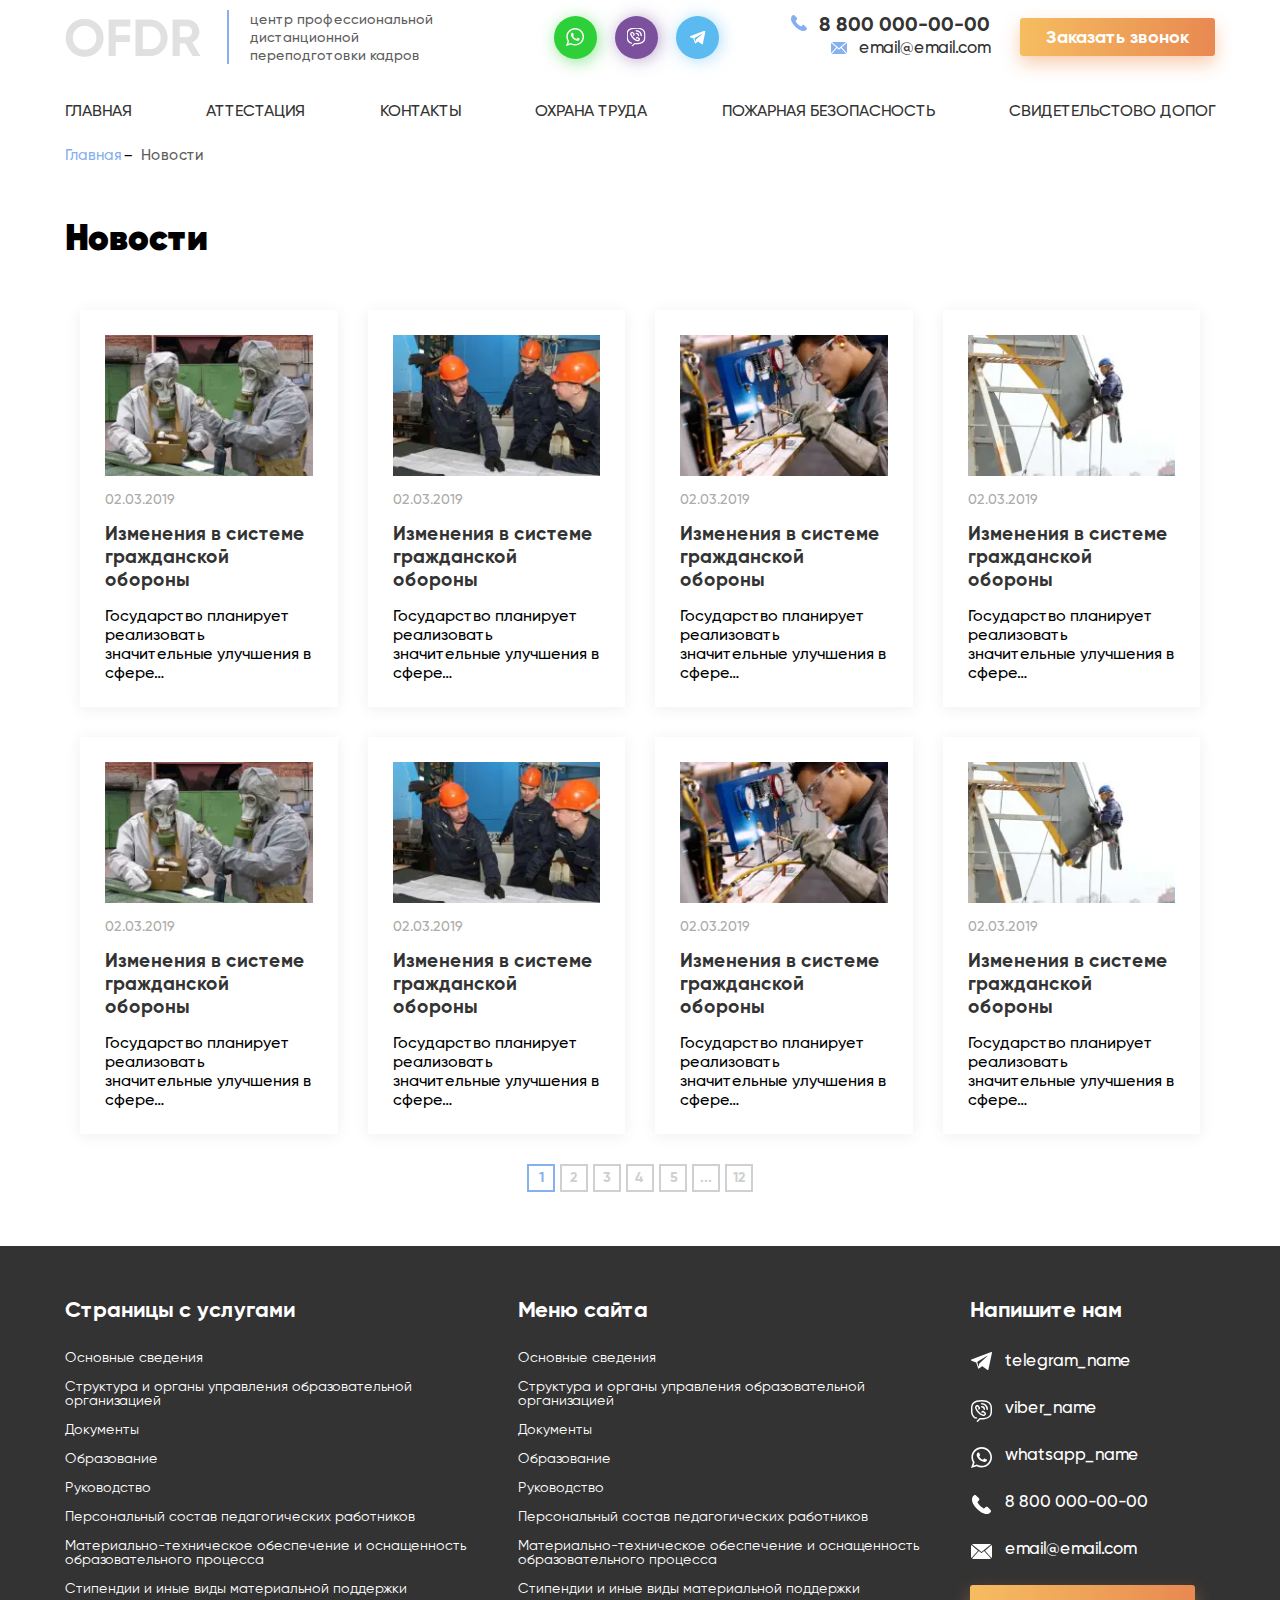
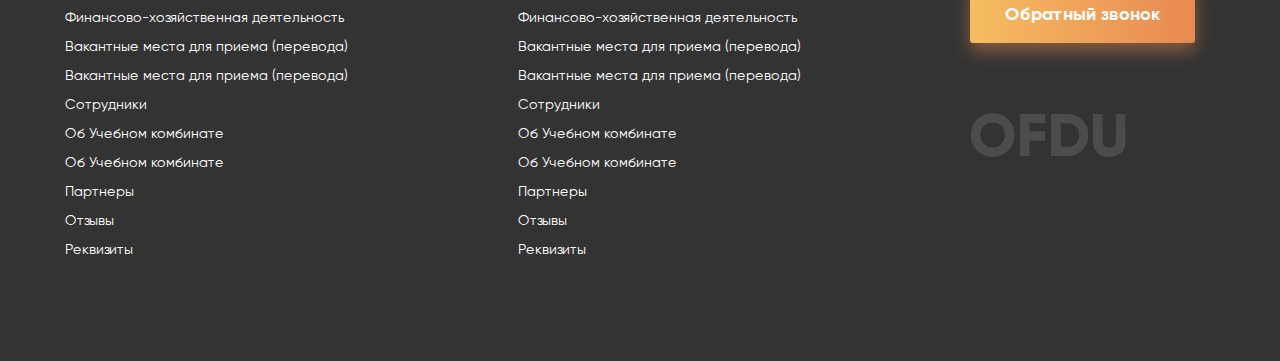
<file: ofdr/news.html>
<!DOCTYPE html><html lang="ru">	 <head>	<title>News</title>	<meta charset="UTF-8">	<meta name="format-detection" content="telephone=no">	<link rel="stylesheet" href="css/style.min.css">	<link rel="shortcut icon" href="favicon.ico">	<!-- <meta name="robots" content="noindex, nofollow"> -->	<!-- <meta name="viewport" content="width=device-width, initial-scale=1.0, maximum-scale=1.0, user-scalable=0"> -->	<meta name="viewport" content="width=device-width, initial-scale=1.0"></head>	<body>		<div class="wrapper">			<!-- ================= HEADER =======================================--><header class="header">	<div class="_container">		<div class="header__top top-header">			<div class="top-header__column">				<a href="index.html" class="top-header__logo">					<picture><source srcset="img/header/logo.webp" type="image/webp"><img src="img/header/logo.png" alt=""></picture>				</a>				<div class="top-header__logo-subtitle">					центр профессиональной дистанционной переподготовки кадров				</div>			</div>			<div class="top-header__column ">				<ul data-da=".header__menu,824,2" class="top-header__social-list">					<li><a href="#" class="top-header__social-link whatsap__link"></a></li>					<li><a href="#" class="top-header__social-link viber__link"></a></li>					<li><a href="#" class="top-header__social-link telegram__link"></a></li>				</ul>			</div>			<div class="top-header__column">				<div data-da=".header__menu,441,3" class="top-header__contact">					<a href="tel:+388000000000" class="top-header__phone">8 800 000-00-00</a>					<a href="mailto:email@email.com" class="top-header__mail">email@email.com</a>				</div>				<div data-da=".header__menu,992,1" class="top-header__button">					<a href="contact.html" class="button">Заказать звонок</a>				</div>				<div class="header__burger"><span></span></div>							</div>					</div>	</div>	<div class="header__content _container">		<div class="header-top__menu">						<div class="header__menu">					<ul id="menu"class="menu">						<li><a href="index.html" class="header__link">Главная</a></li>						<li><a href="certification.html"  class="header__link">Аттестация</a></li>						<li><a href="contact.html" class="header__link">Контакты</a></li>						<li><a href="#" class="header__link">Охрана труда</a></li>						<li><a href="#" class="header__link">Пожарная безопасность</a></li>						<li><a href="#" class="header__link"> Свидетельстово допог</a></li>											</ul>			</div>			</div>	</div>	</header>			<!--==========================CERTIFICAT=============================================-->			<div class="breadcrumb">				<div class="_container">					<ul class="breadcrumb-list">						<li class="breadcrumb-item"><a href="#" class="breadcrumb__link">Главная</a></li>						<li class="breadcrumb-item"><a href="#" class="breadcrumb__link active">Новости</a></li>					 </ul>				</div>				         </div>                  <section class="news-page">            <div class="_container">               <div class="section__title section__news-title">Новости</div>               <div class="news-page__wrap">                  <div class="news__column">                     <div class="news__item">                        <div class="news__img">                        <a href="#" class="news__link"><picture><source srcset="img/news/news01.webp" type="image/webp"><img src="img/news/news01.jpg" alt="news-img"></picture></a>                        </div>                        <div class=" news__item-date news__date">02.03.2019</div>                        <a href="#" class="news__item-link news__title">Изменения в системе гражданской обороны</a>                        <div class="news__item-text news__text"">Государство планирует реализовать значительные улучшения в сфере…</div>                     </div>                  </div>                  <div class="news__column">                     <div class="news__item">                        <div class="news__img">                        <a href="#" class="news__link"><picture><source srcset="img/news/news02.webp" type="image/webp"><img src="img/news/news02.jpg" alt="news-img"></picture></a>                        </div>                        <div class=" news__item-date news__date">02.03.2019</div>                        <a href="#" class="news__item-link news__title">Изменения в системе гражданской обороны</a>                        <div class="news__item-text news__text"">Государство планирует реализовать значительные улучшения в сфере…</div>                     </div>                  </div>                  <div class="news__column">                     <div class="news__item">                        <div class="news__img">                        <a href="#" class="news__link"><picture><source srcset="img/news/news03.webp" type="image/webp"><img src="img/news/news03.jpg" alt="news-img"></picture></a>                        </div>                        <div class=" news__item-date news__date">02.03.2019</div>                        <a href="#" class="news__item-link news__title">Изменения в системе гражданской обороны</a>                        <div class="news__item-text news__text"">Государство планирует реализовать значительные улучшения в сфере…</div>                     </div>                  </div>                  <div class="news__column">                     <div class="news__item">                        <div class="news__img">                        <a href="#" class="news__link"><picture><source srcset="img/news/news04.webp" type="image/webp"><img src="img/news/news04.jpg" alt="news-img"></picture></a>                        </div>                        <div class=" news__item-date news__date">02.03.2019</div>                        <a href="#" class="news__item-link news__title">Изменения в системе гражданской обороны</a>                        <div class="news__item-text news__text"">Государство планирует реализовать значительные улучшения в сфере…</div>                     </div>                  </div>                  <div class="news__column">                     <div class="news__item">                        <div class="news__img">                        <a href="#" class="news__link"><picture><source srcset="img/news/news01.webp" type="image/webp"><img src="img/news/news01.jpg" alt="news-img"></picture></a>                        </div>                        <div class=" news__item-date news__date">02.03.2019</div>                        <a href="#" class="news__item-link news__title">Изменения в системе гражданской обороны</a>                        <div class="news__item-text news__text"">Государство планирует реализовать значительные улучшения в сфере…</div>                     </div>                  </div>                  <div class="news__column">                     <div class="news__item">                        <div class="news__img">                        <a href="#" class="news__link"><picture><source srcset="img/news/news02.webp" type="image/webp"><img src="img/news/news02.jpg" alt="news-img"></picture></a>                        </div>                        <div class=" news__item-date news__date">02.03.2019</div>                        <a href="#" class="news__item-link news__title">Изменения в системе гражданской обороны</a>                        <div class="news__item-text news__text"">Государство планирует реализовать значительные улучшения в сфере…</div>                     </div>                  </div>                  <div class="news__column">                     <div class="news__item">                        <div class="news__img">                        <a href="#" class="news__link"><picture><source srcset="img/news/news03.webp" type="image/webp"><img src="img/news/news03.jpg" alt="news-img"></picture></a>                        </div>                        <div class=" news__item-date news__date">02.03.2019</div>                        <a href="#" class="news__item-link news__title">Изменения в системе гражданской обороны</a>                        <div class="news__item-text news__text"">Государство планирует реализовать значительные улучшения в сфере…</div>                     </div>                  </div>                  <div class="news__column">                     <div class="news__item">                        <div class="news__img">                        <a href="#" class="news__link"><picture><source srcset="img/news/news04.webp" type="image/webp"><img src="img/news/news04.jpg" alt="news-img"></picture></a>                        </div>                        <div class=" news__item-date news__date">02.03.2019</div>                        <a href="#" class="news__item-link news__title">Изменения в системе гражданской обороны</a>                        <div class="news__item-text news__text"">Государство планирует реализовать значительные улучшения в сфере…</div>                     </div>                  </div>                                                   </div>               <ul class="news__pagination">                  <li class="news__pagination-item"><a href="#" class="news__pagination-link active"> <span>1</span></a></li>                  <li class="news__pagination-item"><a href="#" class="news__pagination-link"> <span>2</span></a></li>                  <li class="news__pagination-item"><a href="#" class="news__pagination-link"> <span>3</span></a></li>                  <li class="news__pagination-item"><a href="#" class="news__pagination-link"> <span>4</span></a></li>                  <li class="news__pagination-item"><a href="#" class="news__pagination-link"> <span>5</span></a></li>                  <li class="news__pagination-item"><a href="#" class="news__pagination-link"> <span>...</span></a></li>                  <li class="news__pagination-item"><a href="#" class="news__pagination-link"> <span>12</span></a></li>               </ul>            </div>         </section>									<footer class="footer">	<div class= "_container">		<div class="footer__row">			<div class="footer__column">				<div class="footer__column-title">Страницы с услугами</div>				<ul class="footer__column-list">					<li><a href="#" class="footer__column-link">Основные сведения</a></li>					<li><a href="#" class="footer__column-link">Структура и органы управления образовательной организацией</a></li>					<li><a href="#" class="footer__column-link">Документы</a></li>					<li><a href="#" class="footer__column-link">Образование</a></li>					<li><a href="#" class="footer__column-link">Руководство</a></li>					<li><a href="#" class="footer__column-link">Персональный состав педагогических работников</a></li>					<li><a href="#" class="footer__column-link">Материально-техническое обеспечение и оснащенность образовательного процесса</a></li>					<li><a href="#" class="footer__column-link">Стипендии и иные виды материальной поддержки</a></li>					<li><a href="#" class="footer__column-link">Финансово-хозяйственная деятельность</a></li>					<li><a href="#" class="footer__column-link">Вакантные места для приема (перевода)</a></li>					<li><a href="#" class="footer__column-link">Вакантные места для приема (перевода)</a></li>					<li><a href="#" class="footer__column-link">Сотрудники</a></li>					<li><a href="#" class="footer__column-link">Об Учебном комбинате</a></li>					<li><a href="#" class="footer__column-link">Об Учебном комбинате</a></li>					<li><a href="#" class="footer__column-link">Партнеры</a></li>					<li><a href="#" class="footer__column-link">Отзывы</a></li>					<li><a href="#" class="footer__column-link">Реквизиты</a></li>				</ul>			</div>			<div class="footer__column">				<div class="footer__column-title">Меню сайта</div>				<ul class="footer__column-list">					<li><a href="#" class="footer__column-link">Основные сведения</a></li>					<li><a href="#" class="footer__column-link">Структура и органы управления образовательной организацией</a></li>					<li><a href="#" class="footer__column-link">Документы</a></li>					<li><a href="#" class="footer__column-link">Образование</a></li>					<li><a href="#" class="footer__column-link">Руководство</a></li>					<li><a href="#" class="footer__column-link">Персональный состав педагогических работников</a></li>					<li><a href="#" class="footer__column-link">Материально-техническое обеспечение и оснащенность образовательного процесса</a></li>					<li><a href="#" class="footer__column-link">Стипендии и иные виды материальной поддержки</a></li>					<li><a href="#" class="footer__column-link">Финансово-хозяйственная деятельность</a></li>					<li><a href="#" class="footer__column-link">Вакантные места для приема (перевода)</a></li>					<li><a href="#" class="footer__column-link">Вакантные места для приема (перевода)</a></li>					<li><a href="#" class="footer__column-link">Сотрудники</a></li>					<li><a href="#" class="footer__column-link">Об Учебном комбинате</a></li>					<li><a href="#" class="footer__column-link">Об Учебном комбинате</a></li>					<li><a href="#" class="footer__column-link">Партнеры</a></li>					<li><a href="#" class="footer__column-link">Отзывы</a></li>					<li><a href="#" class="footer__column-link">Реквизиты</a></li>				</ul>			</div>			<div class="footer__column">				<div class="footer__column-title">Напишите нам</div>				<ul class="footer__column-list">					<li><a href="#" class="footer__column-link footer__telegram-link">telegram_name</a></li>					<li><a href="#" class="footer__column-link footer__viber-link">viber_name</a></li>					<li><a href="#" class="footer__column-link footer__whatsapp-link">whatsapp_name</a></li>					<li><a href="tel:+388000000000" class="footer__column-link footer__tel-link">8 800 000-00-00</a></li>					<li><a href="mailto:email@email.com" class="footer__column-link footer__mail-link">email@email.com</a></li>									</ul>				<a href="contact.html" class="button footer__btn">Обратный звонок</a>				<a href="#" class="footer__logo"><picture><source srcset="img/footer/footer_logo.webp" type="image/webp"><img src="img/footer/footer_logo.png" alt="footer__logo"></picture> </a>			</div>		</div>	</div></footer>		</div>		<script src="https://code.jquery.com/jquery-3.3.1.min.js"></script><script src="js/vendors.min.js"></script><script src="js/app.min.js"></script>	</body></html>
</file>
<file: ofdr/css/style.min.css>
@font-face{font-family:FontAwesome;font-display:swap;src:url(../fonts/FontAwesome.woff) format("woff"),url(../fonts/FontAwesome.woff2) format("woff2");font-weight:400;font-style:normal}@font-face{font-family:Gilroy;font-display:swap;src:url(../fonts/gilroy-black.woff) format("woff"),url(../fonts/gilroy-black.woff2) format("woff2");font-weight:900;font-style:normal}@font-face{font-family:Gilroy;font-display:swap;src:url(../fonts/gilroy-bold.woff) format("woff"),url(../fonts/gilroy-bold.woff2) format("woff2");font-weight:700;font-style:normal}@font-face{font-family:Gilroy;font-display:swap;src:url(../fonts/gilroy-heavy.woff) format("woff"),url(../fonts/gilroy-heavy.woff2) format("woff2");font-weight:900;font-style:normal}@font-face{font-family:Gilroy;font-display:swap;src:url(../fonts/gilroy-medium.woff) format("woff"),url(../fonts/gilroy-medium.woff2) format("woff2");font-weight:500;font-style:normal}@font-face{font-family:Gilroy;font-display:swap;src:url(../fonts/gilroy-regular.woff) format("woff"),url(../fonts/gilroy-regular.woff2) format("woff2");font-weight:400;font-style:normal}*{padding:0;margin:0;border:0}*,:after,:before{-webkit-box-sizing:border-box;box-sizing:border-box}:active,:focus{outline:0}a:active,a:focus{outline:0}aside,footer,header,nav,section{display:block}body,html{height:100%;min-width:320px}body{line-height:1;font-family:Gilroy;-ms-text-size-adjust:100%;-moz-text-size-adjust:100%;-webkit-text-size-adjust:100%}button,input,textarea{font-family:Gilroy}input::-ms-clear{display:none}button{cursor:pointer}button::-moz-focus-inner{padding:0;border:0}a,a:visited{text-decoration:none}a:hover{text-decoration:none}ul li{list-style:none}img{vertical-align:top}h1,h2,h3,h4,h5,h6{font-weight:inherit;font-size:inherit}body{color:#000;font-size:20px;font-family:Gilroy,sans-serif}body._lock{overflow:hidden}.wrapper{width:100%;min-height:100%;overflow:hidden;display:-webkit-box;display:-ms-flexbox;display:flex;-webkit-box-orient:vertical;-webkit-box-direction:normal;-ms-flex-direction:column;flex-direction:column}._container{max-width:1170px;margin:0 auto;padding:0 10px}section{padding:50px 0 50px 0}@font-face{font-family:swiper-icons;src:url("data:application/font-woff;charset=utf-8;base64, [base64]//wADZ2x5ZgAAAywAAADMAAAD2MHtryVoZWFkAAABbAAAADAAAAA2E2+eoWhoZWEAAAGcAAAAHwAAACQC9gDzaG10eAAAAigAAAAZAAAArgJkABFsb2NhAAAC0AAAAFoAAABaFQAUGG1heHAAAAG8AAAAHwAAACAAcABAbmFtZQAAA/gAAAE5AAACXvFdBwlwb3N0AAAFNAAAAGIAAACE5s74hXjaY2BkYGAAYpf5Hu/j+W2+MnAzMYDAzaX6QjD6/4//Bxj5GA8AuRwMYGkAPywL13jaY2BkYGA88P8Agx4j+/8fQDYfA1AEBWgDAIB2BOoAeNpjYGRgYNBh4GdgYgABEMnIABJzYNADCQAACWgAsQB42mNgYfzCOIGBlYGB0YcxjYGBwR1Kf2WQZGhhYGBiYGVmgAFGBiQQkOaawtDAoMBQxXjg/wEGPcYDDA4wNUA2CCgwsAAAO4EL6gAAeNpj2M0gyAACqxgGNWBkZ2D4/wMA+xkDdgAAAHjaY2BgYGaAYBkGRgYQiAHyGMF8FgYHIM3DwMHABGQrMOgyWDLEM1T9/w8UBfEMgLzE////P/5//f/V/xv+r4eaAAeMbAxwIUYmIMHEgKYAYjUcsDAwsLKxc3BycfPw8jEQA/[base64]/uznmfPFBNODM2K7MTQ45YEAZqGP81AmGGcF3iPqOop0r1SPTaTbVkfUe4HXj97wYE+yNwWYxwWu4v1ugWHgo3S1XdZEVqWM7ET0cfnLGxWfkgR42o2PvWrDMBSFj/IHLaF0zKjRgdiVMwScNRAoWUoH78Y2icB/yIY09An6AH2Bdu/UB+yxopYshQiEvnvu0dURgDt8QeC8PDw7Fpji3fEA4z/PEJ6YOB5hKh4dj3EvXhxPqH/SKUY3rJ7srZ4FZnh1PMAtPhwP6fl2PMJMPDgeQ4rY8YT6Gzao0eAEA409DuggmTnFnOcSCiEiLMgxCiTI6Cq5DZUd3Qmp10vO0LaLTd2cjN4fOumlc7lUYbSQcZFkutRG7g6JKZKy0RmdLY680CDnEJ+UMkpFFe1RN7nxdVpXrC4aTtnaurOnYercZg2YVmLN/d/gczfEimrE/fs/bOuq29Zmn8tloORaXgZgGa78yO9/cnXm2BpaGvq25Dv9S4E9+5SIc9PqupJKhYFSSl47+Qcr1mYNAAAAeNptw0cKwkAAAMDZJA8Q7OUJvkLsPfZ6zFVERPy8qHh2YER+3i/BP83vIBLLySsoKimrqKqpa2hp6+jq6RsYGhmbmJqZSy0sraxtbO3sHRydnEMU4uR6yx7JJXveP7WrDycAAAAAAAH//wACeNpjYGRgYOABYhkgZgJCZgZNBkYGLQZtIJsFLMYAAAw3ALgAeNolizEKgDAQBCchRbC2sFER0YD6qVQiBCv/H9ezGI6Z5XBAw8CBK/m5iQQVauVbXLnOrMZv2oLdKFa8Pjuru2hJzGabmOSLzNMzvutpB3N42mNgZGBg4GKQYzBhYMxJLMlj4GBgAYow/P/PAJJhLM6sSoWKfWCAAwDAjgbRAAB42mNgYGBkAIIbCZo5IPrmUn0hGA0AO8EFTQAA") format("woff");font-weight:400;font-style:normal}:root{--swiper-theme-color:#007aff}.swiper-container{margin-left:auto;margin-right:auto;position:relative;overflow:hidden;list-style:none;padding:0;z-index:1}.swiper-container-vertical>.swiper-wrapper{-webkit-box-orient:vertical;-webkit-box-direction:normal;-ms-flex-direction:column;flex-direction:column}.swiper-wrapper{position:relative;width:100%;height:100%;z-index:1;display:-webkit-box;display:-ms-flexbox;display:flex;-webkit-transition-property:-webkit-transform;transition-property:-webkit-transform;-o-transition-property:transform;transition-property:transform;transition-property:transform,-webkit-transform;-webkit-box-sizing:content-box;box-sizing:content-box}.swiper-container-android .swiper-slide,.swiper-wrapper{-webkit-transform:translate3d(0,0,0);transform:translate3d(0,0,0)}.swiper-container-multirow>.swiper-wrapper{-ms-flex-wrap:wrap;flex-wrap:wrap}.swiper-container-multirow-column>.swiper-wrapper{-ms-flex-wrap:wrap;flex-wrap:wrap;-webkit-box-orient:vertical;-webkit-box-direction:normal;-ms-flex-direction:column;flex-direction:column}.swiper-container-free-mode>.swiper-wrapper{-webkit-transition-timing-function:ease-out;-o-transition-timing-function:ease-out;transition-timing-function:ease-out;margin:0 auto}.swiper-slide{-ms-flex-negative:0;flex-shrink:0;width:100%;height:100%;position:relative;-webkit-transition-property:-webkit-transform;transition-property:-webkit-transform;-o-transition-property:transform;transition-property:transform;transition-property:transform,-webkit-transform}.swiper-slide-invisible-blank{visibility:hidden}.swiper-container-autoheight,.swiper-container-autoheight .swiper-slide{height:auto}.swiper-container-autoheight .swiper-wrapper{-webkit-box-align:start;-ms-flex-align:start;align-items:flex-start;-webkit-transition-property:height,-webkit-transform;transition-property:height,-webkit-transform;-o-transition-property:transform,height;transition-property:transform,height;transition-property:transform,height,-webkit-transform}.swiper-container-3d{-webkit-perspective:1200px;perspective:1200px}.swiper-container-3d .swiper-cube-shadow,.swiper-container-3d .swiper-slide,.swiper-container-3d .swiper-slide-shadow-bottom,.swiper-container-3d .swiper-slide-shadow-left,.swiper-container-3d .swiper-slide-shadow-right,.swiper-container-3d .swiper-slide-shadow-top,.swiper-container-3d .swiper-wrapper{-webkit-transform-style:preserve-3d;transform-style:preserve-3d}.swiper-container-3d .swiper-slide-shadow-bottom,.swiper-container-3d .swiper-slide-shadow-left,.swiper-container-3d .swiper-slide-shadow-right,.swiper-container-3d .swiper-slide-shadow-top{position:absolute;left:0;top:0;width:100%;height:100%;pointer-events:none;z-index:10}.swiper-container-3d .swiper-slide-shadow-left{background-image:-webkit-gradient(linear,right top,left top,from(rgba(0,0,0,.5)),to(rgba(0,0,0,0)));background-image:-o-linear-gradient(right,rgba(0,0,0,.5),rgba(0,0,0,0));background-image:linear-gradient(to left,rgba(0,0,0,.5),rgba(0,0,0,0))}.swiper-container-3d .swiper-slide-shadow-right{background-image:-webkit-gradient(linear,left top,right top,from(rgba(0,0,0,.5)),to(rgba(0,0,0,0)));background-image:-o-linear-gradient(left,rgba(0,0,0,.5),rgba(0,0,0,0));background-image:linear-gradient(to right,rgba(0,0,0,.5),rgba(0,0,0,0))}.swiper-container-3d .swiper-slide-shadow-top{background-image:-webkit-gradient(linear,left bottom,left top,from(rgba(0,0,0,.5)),to(rgba(0,0,0,0)));background-image:-o-linear-gradient(bottom,rgba(0,0,0,.5),rgba(0,0,0,0));background-image:linear-gradient(to top,rgba(0,0,0,.5),rgba(0,0,0,0))}.swiper-container-3d .swiper-slide-shadow-bottom{background-image:-webkit-gradient(linear,left top,left bottom,from(rgba(0,0,0,.5)),to(rgba(0,0,0,0)));background-image:-o-linear-gradient(top,rgba(0,0,0,.5),rgba(0,0,0,0));background-image:linear-gradient(to bottom,rgba(0,0,0,.5),rgba(0,0,0,0))}.swiper-container-css-mode>.swiper-wrapper{overflow:auto;scrollbar-width:none;-ms-overflow-style:none}.swiper-container-css-mode>.swiper-wrapper::-webkit-scrollbar{display:none}.swiper-container-css-mode>.swiper-wrapper>.swiper-slide{scroll-snap-align:start start}.swiper-container-horizontal.swiper-container-css-mode>.swiper-wrapper{-ms-scroll-snap-type:x mandatory;scroll-snap-type:x mandatory}.swiper-container-vertical.swiper-container-css-mode>.swiper-wrapper{-ms-scroll-snap-type:y mandatory;scroll-snap-type:y mandatory}:root{--swiper-navigation-size:44px}.swiper-button-next,.swiper-button-prev{position:absolute;top:50%;width:calc(var(--swiper-navigation-size)/ 44 * 27);height:var(--swiper-navigation-size);margin-top:calc(-1 * var(--swiper-navigation-size)/ 2);z-index:10;cursor:pointer;display:-webkit-box;display:-ms-flexbox;display:flex;-webkit-box-align:center;-ms-flex-align:center;align-items:center;-webkit-box-pack:center;-ms-flex-pack:center;justify-content:center;color:var(--swiper-navigation-color,var(--swiper-theme-color))}.swiper-button-next.swiper-button-disabled,.swiper-button-prev.swiper-button-disabled{opacity:.35;cursor:auto;pointer-events:none}.swiper-button-next:after,.swiper-button-prev:after{font-family:swiper-icons;font-size:var(--swiper-navigation-size);text-transform:none!important;letter-spacing:0;text-transform:none;font-variant:initial;line-height:1}.swiper-button-prev,.swiper-container-rtl .swiper-button-next{left:10px;right:auto}.swiper-button-prev:after,.swiper-container-rtl .swiper-button-next:after{content:'prev'}.swiper-button-next,.swiper-container-rtl .swiper-button-prev{right:10px;left:auto}.swiper-button-next:after,.swiper-container-rtl .swiper-button-prev:after{content:'next'}.swiper-button-next.swiper-button-white,.swiper-button-prev.swiper-button-white{--swiper-navigation-color:#ffffff}.swiper-button-next.swiper-button-black,.swiper-button-prev.swiper-button-black{--swiper-navigation-color:#000000}.swiper-button-lock{display:none}.swiper-pagination{position:absolute;text-align:center;-webkit-transition:.3s opacity;-o-transition:.3s opacity;transition:.3s opacity;-webkit-transform:translate3d(0,0,0);transform:translate3d(0,0,0);z-index:10}.swiper-pagination.swiper-pagination-hidden{opacity:0}.swiper-container-horizontal>.swiper-pagination-bullets,.swiper-pagination-custom,.swiper-pagination-fraction{bottom:10px;left:0;width:100%}.swiper-pagination-bullets-dynamic{overflow:hidden;font-size:0}.swiper-pagination-bullets-dynamic .swiper-pagination-bullet{-webkit-transform:scale(.33);-ms-transform:scale(.33);transform:scale(.33);position:relative}.swiper-pagination-bullets-dynamic .swiper-pagination-bullet-active{-webkit-transform:scale(1);-ms-transform:scale(1);transform:scale(1)}.swiper-pagination-bullets-dynamic .swiper-pagination-bullet-active-main{-webkit-transform:scale(1);-ms-transform:scale(1);transform:scale(1)}.swiper-pagination-bullets-dynamic .swiper-pagination-bullet-active-prev{-webkit-transform:scale(.66);-ms-transform:scale(.66);transform:scale(.66)}.swiper-pagination-bullets-dynamic .swiper-pagination-bullet-active-prev-prev{-webkit-transform:scale(.33);-ms-transform:scale(.33);transform:scale(.33)}.swiper-pagination-bullets-dynamic .swiper-pagination-bullet-active-next{-webkit-transform:scale(.66);-ms-transform:scale(.66);transform:scale(.66)}.swiper-pagination-bullets-dynamic .swiper-pagination-bullet-active-next-next{-webkit-transform:scale(.33);-ms-transform:scale(.33);transform:scale(.33)}.swiper-pagination-bullet{width:8px;height:8px;display:inline-block;border-radius:100%;background:#000;opacity:.2}button.swiper-pagination-bullet{border:none;margin:0;padding:0;-webkit-box-shadow:none;box-shadow:none;-webkit-appearance:none;-moz-appearance:none;appearance:none}.swiper-pagination-clickable .swiper-pagination-bullet{cursor:pointer}.swiper-pagination-bullet-active{opacity:1;background:var(--swiper-pagination-color,var(--swiper-theme-color))}.swiper-container-vertical>.swiper-pagination-bullets{right:10px;top:50%;-webkit-transform:translate3d(0,-50%,0);transform:translate3d(0,-50%,0)}.swiper-container-vertical>.swiper-pagination-bullets .swiper-pagination-bullet{margin:6px 0;display:block}.swiper-container-vertical>.swiper-pagination-bullets.swiper-pagination-bullets-dynamic{top:50%;-webkit-transform:translateY(-50%);-ms-transform:translateY(-50%);transform:translateY(-50%);width:8px}.swiper-container-vertical>.swiper-pagination-bullets.swiper-pagination-bullets-dynamic .swiper-pagination-bullet{display:inline-block;-webkit-transition:.2s top,.2s -webkit-transform;transition:.2s top,.2s -webkit-transform;-o-transition:.2s transform,.2s top;transition:.2s transform,.2s top;transition:.2s transform,.2s top,.2s -webkit-transform}.swiper-container-horizontal>.swiper-pagination-bullets .swiper-pagination-bullet{margin:0 4px}.swiper-container-horizontal>.swiper-pagination-bullets.swiper-pagination-bullets-dynamic{left:50%;-webkit-transform:translateX(-50%);-ms-transform:translateX(-50%);transform:translateX(-50%);white-space:nowrap}.swiper-container-horizontal>.swiper-pagination-bullets.swiper-pagination-bullets-dynamic .swiper-pagination-bullet{-webkit-transition:.2s left,.2s -webkit-transform;transition:.2s left,.2s -webkit-transform;-o-transition:.2s transform,.2s left;transition:.2s transform,.2s left;transition:.2s transform,.2s left,.2s -webkit-transform}.swiper-container-horizontal.swiper-container-rtl>.swiper-pagination-bullets-dynamic .swiper-pagination-bullet{-webkit-transition:.2s right,.2s -webkit-transform;transition:.2s right,.2s -webkit-transform;-o-transition:.2s transform,.2s right;transition:.2s transform,.2s right;transition:.2s transform,.2s right,.2s -webkit-transform}.swiper-pagination-progressbar{background:rgba(0,0,0,.25);position:absolute}.swiper-pagination-progressbar .swiper-pagination-progressbar-fill{background:var(--swiper-pagination-color,var(--swiper-theme-color));position:absolute;left:0;top:0;width:100%;height:100%;-webkit-transform:scale(0);-ms-transform:scale(0);transform:scale(0);-webkit-transform-origin:left top;-ms-transform-origin:left top;transform-origin:left top}.swiper-container-rtl .swiper-pagination-progressbar .swiper-pagination-progressbar-fill{-webkit-transform-origin:right top;-ms-transform-origin:right top;transform-origin:right top}.swiper-container-horizontal>.swiper-pagination-progressbar,.swiper-container-vertical>.swiper-pagination-progressbar.swiper-pagination-progressbar-opposite{width:100%;height:4px;left:0;top:0}.swiper-container-horizontal>.swiper-pagination-progressbar.swiper-pagination-progressbar-opposite,.swiper-container-vertical>.swiper-pagination-progressbar{width:4px;height:100%;left:0;top:0}.swiper-pagination-white{--swiper-pagination-color:#ffffff}.swiper-pagination-black{--swiper-pagination-color:#000000}.swiper-pagination-lock{display:none}.swiper-scrollbar{border-radius:10px;position:relative;-ms-touch-action:none;background:rgba(0,0,0,.1)}.swiper-container-horizontal>.swiper-scrollbar{position:absolute;left:1%;bottom:3px;z-index:50;height:5px;width:98%}.swiper-container-vertical>.swiper-scrollbar{position:absolute;right:3px;top:1%;z-index:50;width:5px;height:98%}.swiper-scrollbar-drag{height:100%;width:100%;position:relative;background:rgba(0,0,0,.5);border-radius:10px;left:0;top:0}.swiper-scrollbar-cursor-drag{cursor:move}.swiper-scrollbar-lock{display:none}.swiper-zoom-container{width:100%;height:100%;display:-webkit-box;display:-ms-flexbox;display:flex;-webkit-box-pack:center;-ms-flex-pack:center;justify-content:center;-webkit-box-align:center;-ms-flex-align:center;align-items:center;text-align:center}.swiper-zoom-container>canvas,.swiper-zoom-container>img,.swiper-zoom-container>svg{max-width:100%;max-height:100%;-o-object-fit:contain;object-fit:contain}.swiper-slide-zoomed{cursor:move}.swiper-lazy-preloader{width:42px;height:42px;position:absolute;left:50%;top:50%;margin-left:-21px;margin-top:-21px;z-index:10;-webkit-transform-origin:50%;-ms-transform-origin:50%;transform-origin:50%;-webkit-animation:swiper-preloader-spin 1s infinite linear;animation:swiper-preloader-spin 1s infinite linear;-webkit-box-sizing:border-box;box-sizing:border-box;border:4px solid var(--swiper-preloader-color,var(--swiper-theme-color));border-radius:50%;border-top-color:transparent}.swiper-lazy-preloader-white{--swiper-preloader-color:#fff}.swiper-lazy-preloader-black{--swiper-preloader-color:#000}@-webkit-keyframes swiper-preloader-spin{100%{-webkit-transform:rotate(360deg);transform:rotate(360deg)}}@keyframes swiper-preloader-spin{100%{-webkit-transform:rotate(360deg);transform:rotate(360deg)}}.swiper-container .swiper-notification{position:absolute;left:0;top:0;pointer-events:none;opacity:0;z-index:-1000}.swiper-container-fade.swiper-container-free-mode .swiper-slide{-webkit-transition-timing-function:ease-out;-o-transition-timing-function:ease-out;transition-timing-function:ease-out}.swiper-container-fade .swiper-slide{pointer-events:none;-webkit-transition-property:opacity;-o-transition-property:opacity;transition-property:opacity}.swiper-container-fade .swiper-slide .swiper-slide{pointer-events:none}.swiper-container-fade .swiper-slide-active,.swiper-container-fade .swiper-slide-active .swiper-slide-active{pointer-events:auto}.swiper-container-cube{overflow:visible}.swiper-container-cube .swiper-slide{pointer-events:none;-webkit-backface-visibility:hidden;backface-visibility:hidden;z-index:1;visibility:hidden;-webkit-transform-origin:0 0;-ms-transform-origin:0 0;transform-origin:0 0;width:100%;height:100%}.swiper-container-cube .swiper-slide .swiper-slide{pointer-events:none}.swiper-container-cube.swiper-container-rtl .swiper-slide{-webkit-transform-origin:100% 0;-ms-transform-origin:100% 0;transform-origin:100% 0}.swiper-container-cube .swiper-slide-active,.swiper-container-cube .swiper-slide-active .swiper-slide-active{pointer-events:auto}.swiper-container-cube .swiper-slide-active,.swiper-container-cube .swiper-slide-next,.swiper-container-cube .swiper-slide-next+.swiper-slide,.swiper-container-cube .swiper-slide-prev{pointer-events:auto;visibility:visible}.swiper-container-cube .swiper-slide-shadow-bottom,.swiper-container-cube .swiper-slide-shadow-left,.swiper-container-cube .swiper-slide-shadow-right,.swiper-container-cube .swiper-slide-shadow-top{z-index:0;-webkit-backface-visibility:hidden;backface-visibility:hidden}.swiper-container-cube .swiper-cube-shadow{position:absolute;left:0;bottom:0;width:100%;height:100%;background:#000;opacity:.6;-webkit-filter:blur(50px);filter:blur(50px);z-index:0}.swiper-container-flip{overflow:visible}.swiper-container-flip .swiper-slide{pointer-events:none;-webkit-backface-visibility:hidden;backface-visibility:hidden;z-index:1}.swiper-container-flip .swiper-slide .swiper-slide{pointer-events:none}.swiper-container-flip .swiper-slide-active,.swiper-container-flip .swiper-slide-active .swiper-slide-active{pointer-events:auto}.swiper-container-flip .swiper-slide-shadow-bottom,.swiper-container-flip .swiper-slide-shadow-left,.swiper-container-flip .swiper-slide-shadow-right,.swiper-container-flip .swiper-slide-shadow-top{z-index:0;-webkit-backface-visibility:hidden;backface-visibility:hidden}.btn{display:-webkit-inline-box;display:-ms-inline-flexbox;display:inline-flex;padding:0 0}.btn._fw{width:100%}.select{position:relative;line-height:1}.select__item{position:relative}.select__title{color:#000;border:1px solid #d9d9d9;background-color:#fff;cursor:pointer;border-radius:4px}.select__value{display:-webkit-box;display:-ms-flexbox;display:flex;font-size:14px;height:30px;padding:0 15px;-webkit-box-align:center;-ms-flex-align:center;align-items:center;-webkit-box-pack:justify;-ms-flex-pack:justify;justify-content:space-between;-webkit-box-orient:horizontal;-webkit-box-direction:reverse;-ms-flex-direction:row-reverse;flex-direction:row-reverse}.select__value span{height:1em;overflow:hidden;display:-webkit-box;-webkit-line-clamp:1;-webkit-box-orient:vertical}.select__value:before{content:"";display:inline-block;-webkit-transition:all .3s ease 0s;-o-transition:all .3s ease 0s;transition:all .3s ease 0s;width:11px;height:7px;background:url(../img/icons/select.svg) center/100% no-repeat}.select__input{width:100%;background-color:transparent;height:100%}.select__options{color:#000;display:none;position:absolute;top:29px;border-radius:0 0 4px 4px;min-width:100%;left:0;background-color:#fff;border-top:0;border:1px solid #d9d9d9;border-top:0;font-size:14px;padding:10px 0 5px 0}.select__option{cursor:pointer;padding:5px 15px;margin:0}.select._active{z-index:5}.select._active .select__value:before{-webkit-transform:rotate(-180deg);-ms-transform:rotate(-180deg);transform:rotate(-180deg)}.select._active .select__options{display:block}input[type=email],input[type=tel],input[type=text],textarea{-webkit-appearance:none;-moz-appearance:none;appearance:none}.input{border-radius:0!important;width:100%;display:block;padding:0 20px;font-size:20px;height:50px}.input._error{border:2px solid red}textarea.input{resize:none;padding:0 0}.checkbox{position:relative}.checkbox__input{position:absolute;width:0;height:0;opacity:0;visibility:hidden}.checkbox__input:checked+.checkbox__text:before{background:#fff url(../img/icons/check.svg) center no-repeat}.checkbox__text{display:-webkit-inline-box;display:-ms-inline-flexbox;display:inline-flex;-webkit-box-align:center;-ms-flex-align:center;align-items:center;position:relative;font-size:16px;color:#fff;letter-spacing:-.3px;line-height:calc(20 / 16);cursor:pointer}.checkbox__text:before{content:"";-ms-flex-item-align:start;align-self:flex-start;margin:0 14px 0 0;-webkit-box-flex:0;-ms-flex:0 0 20px;flex:0 0 20px;left:0;top:0;width:20px;height:18px;background:#fff;border:1px solid #a7a9ac}.checkbox a{color:#fff;text-decoration:underline}.checkbox._error .checkbox__text:before{border:1px solid #ee1212}.options{display:-webkit-box;display:-ms-flexbox;display:flex;-webkit-box-orient:vertical;-webkit-box-direction:normal;-ms-flex-direction:column;flex-direction:column;-webkit-box-align:start;-ms-flex-align:start;align-items:flex-start}.options__item{position:relative;cursor:pointer}.options__input{position:absolute;width:0;height:0;opacity:0;left:0;top:0;visibility:hidden}.options__input:checked+.options__text:after{-webkit-transform:scale(1);-ms-transform:scale(1);transform:scale(1)}.options__text{display:-webkit-inline-box;display:-ms-inline-flexbox;display:inline-flex;-webkit-box-align:center;-ms-flex-align:center;align-items:center;position:relative;font-size:16px;color:#fff;letter-spacing:-.3px;line-height:calc(20 / 16)}.options__text:before{content:"";-ms-flex-item-align:start;align-self:flex-start;margin:0 14px 0 0;-webkit-box-flex:0;-ms-flex:0 0 20px;flex:0 0 20px;left:0;top:0;border-radius:50%;width:20px;height:18px;background:#fff;border:1px solid #a7a9ac}.options__text:after{content:"";-webkit-transition:all .3s ease 0s;-o-transition:all .3s ease 0s;transition:all .3s ease 0s;-webkit-transform:scale(0);-ms-transform:scale(0);transform:scale(0);width:10px;height:10px;border-radius:50%;background-color:#77243a;position:absolute;left:5px;top:4px}.rating-block{display:table;font-size:0}.rating{display:inline-block;position:relative;vertical-align:middle}.rating.edit .star{cursor:pointer}.rating .star{width:17px;height:14px;display:inline-block;position:relative;z-index:3}.rating__line{position:absolute;width:85px;height:14px;top:0;left:0;background:url(../img/icons/bg_rating.svg) 0 0 no-repeat;z-index:1;background-size:85px 100%}.rating__activeline{position:absolute;width:0;height:14px;top:0;left:0;background:url(../img/icons/bg_rating_active.svg) 0 0 no-repeat;z-index:2;background-size:85px 100%}.rating__value{display:inline-block;color:#1b3139;font-size:14px;line-height:13px;vertical-align:middle}.quantity{width:88px;height:40px;display:-webkit-box;display:-ms-flexbox;display:flex;border:1px solid rgba(166,166,166,.45)}.quantity__button{-webkit-box-flex:0;-ms-flex:0 0 30px;flex:0 0 30px;position:relative;cursor:pointer}.quantity__button::after,.quantity__button::before{content:"";position:absolute;top:50%;left:50%;-webkit-transition:all .3s ease 0s;-o-transition:all .3s ease 0s;transition:all .3s ease 0s;margin:0 0 0 -4.5px;background-color:#a6a6a6;width:9px;height:1px}.quantity__button_plus::before{-webkit-transform:rotate(-90deg);-ms-transform:rotate(-90deg);transform:rotate(-90deg)}.quantity__input{-webkit-box-flex:1;-ms-flex:1 1 auto;flex:1 1 auto}.quantity__input input{height:100%;color:#a6a6a6;font-size:12px;width:100%;text-align:center}.header__top{display:-webkit-box;display:-ms-flexbox;display:flex;-webkit-box-align:center;-ms-flex-align:center;align-items:center;-webkit-box-pack:justify;-ms-flex-pack:justify;justify-content:space-between;padding:10px 0 10px 0}.top-header__column:nth-child(1){-webkit-box-flex:0;-ms-flex:0 1 32%;flex:0 1 32%;display:-webkit-box;display:-ms-flexbox;display:flex;-webkit-box-align:center;-ms-flex-align:center;align-items:center;margin-right:50px}.top-header__column:last-child{display:-webkit-box;display:-ms-flexbox;display:flex;-webkit-box-align:center;-ms-flex-align:center;align-items:center}.top-header__logo{margin-right:26px}.top-header__logo-subtitle{text-align:left;padding-left:21px;font-weight:500;font-size:14px;line-height:18px;color:#5d5d5d;border-left:2px solid #89afef}.top-header__social-list{display:-webkit-box;display:-ms-flexbox;display:flex}.top-header__social-list li{margin-right:18px}.top-header__social-list li:last-child{margin-right:0}.top-header__social-link{position:relative;border-radius:50%;width:43px;height:43px;display:inline-block;vertical-align:middle;-webkit-transition:all .3s ease;-o-transition:all .3s ease;transition:all .3s ease}.top-header__social-link:hover{-webkit-transform:scale(1.1);-ms-transform:scale(1.1);transform:scale(1.1)}.whatsap__link{background-color:#2dd038;-webkit-box-shadow:2px 3px 17px -1px rgba(45,208,56,.58);box-shadow:2px 3px 17px -1px rgba(45,208,56,.58)}.whatsap__link:after{content:'';position:absolute;width:18px;height:18px;background:url(../img/header/whatsapp-logo.svg) center no-repeat;top:50%;left:50%;margin-right:-50%;-webkit-transform:translate(-50%,-50%);-ms-transform:translate(-50%,-50%);transform:translate(-50%,-50%)}.viber__link{background-color:#7b519d;-webkit-box-shadow:2px 1px 17px -1px rgba(123,81,157,.58);box-shadow:2px 1px 17px -1px rgba(123,81,157,.58)}.viber__link:after{content:'';position:absolute;width:19px;height:19px;background:url(../img/header/viber-logo.svg) center no-repeat;top:50%;left:50%;margin-right:-50%;-webkit-transform:translate(-50%,-50%);-ms-transform:translate(-50%,-50%);transform:translate(-50%,-50%)}.telegram__link{background-color:#5bbaf0;-webkit-box-shadow:2px 1px 17px -1px rgba(91,186,240,.58);box-shadow:2px 1px 17px -1px rgba(91,186,240,.58)}.telegram__link:after{content:'';position:absolute;width:19px;height:19px;background:url(../img/header/telegram.svg) center no-repeat;top:50%;left:50%;margin-right:-50%;-webkit-transform:translate(-50%,-50%);-ms-transform:translate(-50%,-50%);transform:translate(-50%,-50%)}.top-header__contact{display:-webkit-box;display:-ms-flexbox;display:flex;-webkit-box-orient:vertical;-webkit-box-direction:normal;-ms-flex-direction:column;flex-direction:column;-webkit-box-align:end;-ms-flex-align:end;align-items:flex-end;margin-right:30px}.top-header__phone{position:relative;font-size:20px;font-weight:700;color:#333;padding-left:30px;margin-bottom:5px}.top-header__phone:before{content:'';position:absolute;top:0;left:0;width:19px;height:19px;background:url(../img/header/call-answer.svg) center no-repeat}.top-header__mail{position:relative;font-weight:500;font-size:17px;color:#333;padding-left:30px;margin-bottom:5px}.top-header__mail:before{content:'';position:absolute;top:0;left:0;width:19px;height:19px;background:url(../img/header/mail.svg) center no-repeat}.button{display:inline-block;text-align:center;color:#fff;font-weight:600;font-size:18px;padding:10px 26px 10px 26px;background:-webkit-gradient(linear,left top,right top,from(#f6bd60),to(#e88952));background:-o-linear-gradient(left,#f6bd60 0,#e88952 100%);background:linear-gradient(90deg,#f6bd60 0,#e88952 100%);-webkit-box-shadow:0 8px 18px rgba(242,147,81,.450503);box-shadow:0 8px 18px rgba(242,147,81,.450503);border-radius:3px;-webkit-transition:all .3s ease;-o-transition:all .3s ease;transition:all .3s ease}.button:hover{background:-webkit-gradient(linear,left top,right top,from(#f3b34b),to(#e67838));background:-o-linear-gradient(left,#f3b34b 0,#e67838 100%);background:linear-gradient(90deg,#f3b34b 0,#e67838 100%);-webkit-box-shadow:none;box-shadow:none}.header__menu{padding:26px 0 26px 0}.menu{display:-webkit-box;display:-ms-flexbox;display:flex;-webkit-box-pack:justify;-ms-flex-pack:justify;justify-content:space-between}.header__link{font-weight:500;font-size:16px;line-height:19px;text-transform:uppercase;color:#333;-webkit-transition:all .3s ease;-o-transition:all .3s ease;transition:all .3s ease}.header__link:hover{text-decoration:underline}.footer{background-color:#333;padding:50px 0 50px}.footer__row{display:-webkit-box;display:-ms-flexbox;display:flex;-webkit-box-pack:justify;-ms-flex-pack:justify;justify-content:space-between}.footer__column{margin-right:20px;margin-bottom:40px;text-align:left}.footer__column-title{font-weight:700;font-size:22px;line-height:27px;color:#fff;margin-bottom:27px;text-align:left}.footer__column-list{text-align:left}.footer__column-list li{margin-bottom:15px}.footer__column-link{display:block;position:relative;color:#fff;font-size:14px;line-height:14px}.footer__column-link:hover{text-decoration:underline}.footer__telegram-link{display:inline-block;margin-bottom:15px;padding-left:35px;font-weight:500;font-size:17px}.footer__telegram-link:before{content:'';position:absolute;top:-3px;left:0;width:22px;height:22px;background:url(../img/footer/icon1.svg) center no-repeat}.footer__viber-link{display:inline-block;margin-bottom:15px;padding-left:35px;font-weight:500;font-size:17px}.footer__viber-link:before{content:'';position:absolute;top:0;left:0;width:22px;height:22px;background:url(../img/footer/icon2.svg) center no-repeat}.footer__whatsapp-link{display:inline-block;margin-bottom:15px;padding-left:35px;font-weight:500;font-size:17px}.footer__whatsapp-link:before{content:'';position:absolute;top:0;left:0;width:22px;height:22px;background:url(../img/footer/icon3.svg) center no-repeat}.footer__tel-link{display:inline-block;margin-bottom:15px;padding-left:35px;font-weight:500;font-size:17px}.footer__tel-link:before{content:'';position:absolute;top:0;left:0;width:22px;height:22px;background:url(../img/footer/icon4.svg) center no-repeat}.footer__mail-link{display:inline-block;margin-bottom:15px;padding-left:35px;font-weight:500;font-size:17px}.footer__mail-link:before{content:'';position:absolute;top:0;left:0;width:22px;height:22px;background:url(../img/footer/icon5.svg) center no-repeat}.footer__btn{display:inline-block;padding:20px 35px 20px 35px;white-space:nowrap}.footer__logo{text-align:left;display:block;margin-top:70px}._no-webp .main{background:url(../img/main/main__bg.png) center right -50% no-repeat}.main__wrap{display:-webkit-box;display:-ms-flexbox;display:flex}.main__column:nth-child(1){-webkit-box-flex:0;-ms-flex:0 1 60%;flex:0 1 60%}.main__title{margin-top:39px;font-weight:900;font-size:40px;line-height:51px;margin-bottom:78px}.main__subtitle{font-weight:500;font-size:24px;line-height:28px;margin-bottom:48px}.main__subtitle span{font-weight:800}.main__btn{display:inline-block;font-size:16px;padding:15px 65px 15px 65px;text-align:center;text-transform:uppercase;font-weight:600;color:#fff;background:-webkit-gradient(linear,left top,right top,from(#87aff1),color-stop(100%,#6c80cb),to(#6c80cb));background:-o-linear-gradient(left,#87aff1 0,#6c80cb 100%,#6c80cb 100%);background:linear-gradient(90deg,#87aff1 0,#6c80cb 100%,#6c80cb 100%);-webkit-box-shadow:0 12px 20px rgba(132,170,237,.454846);box-shadow:0 12px 20px rgba(132,170,237,.454846);border-radius:3px;-webkit-transition:all .3s ease;-o-transition:all .3s ease;transition:all .3s ease}.main__btn:hover{-webkit-box-shadow:none;box-shadow:none}.section__title{font-weight:800;font-size:36px;line-height:46px;text-align:center;margin-bottom:50px}.documents__column__row{display:-webkit-box;display:-ms-flexbox;display:flex;margin:0 -15px}.documents__column{padding:0 15px;-webkit-box-flex:0;-ms-flex:0 1 25%;flex:0 1 25%;display:-webkit-box;display:-ms-flexbox;display:flex;margin-bottom:30px}.documents__item{width:100%;padding:32px 50px 32px 50px;background:#fff;-webkit-box-shadow:0 2px 15px rgba(0,0,0,.0677994);box-shadow:0 2px 15px rgba(0,0,0,.0677994);text-align:center}.documents__footer-item{width:100%;padding:32px 11px 32px 11px;display:-webkit-box;display:-ms-flexbox;display:flex;-webkit-box-orient:vertical;-webkit-box-direction:normal;-ms-flex-direction:column;flex-direction:column;-webkit-box-align:center;-ms-flex-align:center;align-items:center;text-align:center}.documents__item-img{margin-bottom:20px}.documents__item-text{font-weight:600;font-size:19px;line-height:23px}.documents__footer{background-color:#f6f6f6;padding-top:50px}.document__item__img-wrap{position:relative;width:100px;height:100px;background-color:#fff;border-radius:50%;border:1px solid #e8e8e8;margin-bottom:20px}.document__item__img-wrap .documents__item-img{position:absolute;top:50%;left:50%;margin-right:-50%;-webkit-transform:translate(-50%,-50%);-ms-transform:translate(-50%,-50%);transform:translate(-50%,-50%)}.documents__item-title{margin-bottom:15px;font-weight:800;font-size:22px;line-height:27px}.programs .programs__slider{width:100%;height:auto;padding:0 5px 0 5px}.programs .programs__slider .swiper-wrapper{padding-bottom:40px}.programs .programs__slider .swiper-slide{margin-top:10px;height:auto;-ms-flex-item-align:stretch;-ms-grid-row-align:stretch;align-self:stretch}.programs .programs__slider .programs__slide{text-align:center;padding:20px;background:#fff;-webkit-box-shadow:0 2px 15px rgba(0,0,0,.0677994);box-shadow:0 2px 15px rgba(0,0,0,.0677994)}.programs .programs__slider .programs__slide-img{margin-bottom:20px}.programs .programs__slider .programs__slide-title{font-weight:800;font-size:19px;line-height:23px}.programs .programs__slider .programs__slide-subtitle{display:inline-block;position:relative;font-weight:500;font-size:16px;line-height:19px;color:#53b43b;padding-left:20px;margin-bottom:20px}.programs .programs__slider .programs__slide-subtitle:before{content:'';position:absolute;top:2px;left:0;width:15px;height:15px;background:url(../img/programs/icon01.svg) center no-repeat}.programs .programs__slider .programs__slide-price{font-weight:600;font-size:22px;line-height:27px}.certificate__item{width:100%;text-align:center}.certificate__item-img{text-align:center}.news ._container{text-align:center}.section__title{text-align:center}.news__wrap{display:-webkit-box;display:-ms-flexbox;display:flex;margin-bottom:45px}._no-webp .actions{background:url(../img/news/action__bg.png) right no-repeat}.actions{display:-webkit-box;display:-ms-flexbox;display:flex;margin-right:30px;background:#fafafb;-webkit-box-shadow:0 2px 15px rgba(0,0,0,.0677994);box-shadow:0 2px 15px rgba(0,0,0,.0677994);padding:40px 20px 20px 20px}.actions__title{font-weight:700;font-size:24px;line-height:29px;margin-bottom:20px}.actions__title span{color:#86adef}.actions__desc{font-weight:500;font-size:16px;line-height:24px}.news__row{display:-webkit-box;display:-ms-flexbox;display:flex;margin:0 -15px}.news__column{padding:0 15px}.news__item{background:#fff;-webkit-box-shadow:0 2px 15px rgba(0,0,0,.0677994);box-shadow:0 2px 15px rgba(0,0,0,.0677994);padding:25px}.news__img{margin-bottom:15px}.news__img img{width:100%}.news__date{margin-bottom:15px;font-weight:500;font-size:14px;line-height:16px;color:#ababab}.news__title{font-weight:700;font-size:19px;line-height:23px;margin-bottom:15px}.news__text{font-weight:500;font-size:16px;line-height:19px}.news__btn{position:relative;display:inline-block;padding:30px 100px 30px 100px;border:3px solid #6d81cc;border-radius:3px;font-weight:700;font-size:16px;text-align:center;-webkit-transform:perspective(1px) translateZ(0);transform:perspective(1px) translateZ(0);-webkit-transition-property:color;-o-transition-property:color;transition-property:color;text-transform:uppercase;color:#6d81cc;-webkit-transition-duration:.3s;-o-transition-duration:.3s;transition-duration:.3s}.news__btn:before{content:"";position:absolute;z-index:-1;top:0;left:0;width:100%;height:100%;background-color:#6d81cc;-webkit-transform:scaleX(0);-ms-transform:scaleX(0);transform:scaleX(0);-webkit-transform-origin:0 50%;-ms-transform-origin:0 50%;transform-origin:0 50%;-webkit-transition-property:-webkit-transform;transition-property:-webkit-transform;-o-transition-property:transform;transition-property:transform;transition-property:transform,-webkit-transform;-webkit-transition-duration:.3s;-o-transition-duration:.3s;transition-duration:.3s;-webkit-transition-timing-function:ease-out;-o-transition-timing-function:ease-out;transition-timing-function:ease-out}.news__btn:hover{color:#fff}.news__btn:hover:before{-webkit-transform:scaleX(1);-ms-transform:scaleX(1);transform:scaleX(1)}.breadcrumb-list{display:-webkit-box;display:-ms-flexbox;display:flex}.breadcrumb-list li{position:relative;margin-right:20px}.breadcrumb-list li:after{content:'-';position:absolute;top:0;right:-13px}.breadcrumb-list li:last-child:after{content:'';position:absolute;top:0;right:-13px}.breadcrumb-list .breadcrumb__link{display:block;font-weight:500;font-size:15px;line-height:18px;color:#86afef;-webkit-transition:all .3s ease;-o-transition:all .3s ease;transition:all .3s ease}.breadcrumb-list .breadcrumb__link:hover{text-decoration:underline}.breadcrumb-list .active{color:#5d5d5d}._no-webp .certificat .cert__row{background:#fafafb url(../img/certificate/cert__bg.png) right/contain no-repeat}.certificat .cert__row{position:relative;display:-webkit-box;display:-ms-flexbox;display:flex;-webkit-box-pack:justify;-ms-flex-pack:justify;justify-content:space-between;-webkit-box-align:center;-ms-flex-align:center;align-items:center;padding:40px 50px 40px 50px}.certificat .cert__row .paralax__figure{position:absolute;width:100%;height:100%;overflow:hidden;z-index:1}.certificat .cert__row .paralax__figure .layer__pos-1{position:absolute;top:27px;right:437px}.certificat .cert__row .paralax__figure .layer__pos-2{position:absolute;top:70px;right:396px}.certificat .cert__row .paralax__figure .layer__pos-3{position:absolute;top:50px;right:346px}.certificat .cert__row .paralax__figure .layer__pos-4{position:absolute;bottom:55px;right:501px}.certificat .cert__row .paralax__figure .layer__pos-5{position:absolute;bottom:42px;right:570px}.certificat .cert__column:nth-child(2){-webkit-box-flex:0;-ms-flex:0 1 40%;flex:0 1 40%}.certificat .cert__column:nth-child(1){display:-webkit-box;display:-ms-flexbox;display:flex;-webkit-box-orient:vertical;-webkit-box-direction:normal;-ms-flex-direction:column;flex-direction:column;-webkit-box-align:center;-ms-flex-align:center;align-items:center;margin-right:20px}.certificat .cert__cost-title{font-weight:500;font-size:15px;line-height:18px;text-align:center}.certificat .cert__cost{display:inline-block;font-weight:800;font-size:36px;text-align:center;color:#87b0ee;margin-top:20px;margin-bottom:40px;padding-bottom:10px;border-bottom:3px solid #87b0ee}.certificat .cert__desc{font-weight:500;font-size:15px;line-height:18px;text-align:center;margin-bottom:10px}.certificat .cert__btn{margin-top:40px;background:-webkit-gradient(linear,left top,right top,from(#87aff1),to(#6c80cb));background:-o-linear-gradient(left,#87aff1 0,#6c80cb 100%);background:linear-gradient(90deg,#87aff1 0,#6c80cb 100%);-webkit-box-shadow:0 12px 20px rgba(132,170,237,.454846);box-shadow:0 12px 20px rgba(132,170,237,.454846);padding:15px 50px 15px 50px;font-size:16px;text-transform:uppercase;-webkit-transition:all .3s ease;-o-transition:all .3s ease;transition:all .3s ease}.certificat .cert__btn:hover{-webkit-box-shadow:none;box-shadow:none}.certificat .cert__column-title{font-weight:800;font-size:40px;line-height:51px;margin-bottom:30px}.certificat .column-text{font-weight:500;font-size:17px;line-height:26px}.cert__text{padding:20px 0 20px 0;font-weight:400;font-size:18px;line-height:24px}.cert__paragraph{padding-bottom:30px}.cert__text-title{font-weight:700;font-size:24px;line-height:29px;padding-bottom:20px}.cert__text-list-title{font-weight:700;font-size:19px;line-height:24px;padding-bottom:20px}.cert__text-list{padding-left:55px}.cert__text-list-item{position:relative;padding-left:25px;margin-bottom:10px}.cert__text-list-item:before{content:'';display:block;position:absolute;top:50%;left:0;-webkit-transform:translate(0,-50%);-ms-transform:translate(0,-50%);transform:translate(0,-50%);width:9px;height:9px;border-radius:50%;background-color:#87b0ee}.section__news-title{text-align:left}.news-page__wrap{display:-webkit-box;display:-ms-flexbox;display:flex;-ms-flex-wrap:wrap;flex-wrap:wrap}.news-page__wrap .news__column{-webkit-box-flex:0;-ms-flex:0 1 25%;flex:0 1 25%;margin-bottom:30px;display:-webkit-box;display:-ms-flexbox;display:flex}.news-page__wrap .news__item{text-align:left}.news-page__wrap .news__item-link{display:block;font-weight:700;font-size:19px;margin-bottom:15px;color:#333}.news-page__wrap .news__item-link:hover{text-decoration:underline}.news__pagination{display:-webkit-box;display:-ms-flexbox;display:flex;-webkit-box-pack:center;-ms-flex-pack:center;justify-content:center}.news__pagination-item{margin-right:5px}.news__pagination-item:last-child{margin-right:0}.news__pagination-item .news__pagination-link{display:inline-block;position:relative;width:28px;height:28px;border:2px solid #d0d0d0;-webkit-transition:all .3s ease;-o-transition:all .3s ease;transition:all .3s ease}.news__pagination-item .news__pagination-link:hover{border-color:#87b0ee}.news__pagination-item .news__pagination-link:hover span{color:#87b0ee}.news__pagination-item .news__pagination-link span{position:absolute;top:50%;left:50%;margin-right:-50%;-webkit-transform:translate(-50%,-50%);-ms-transform:translate(-50%,-50%);transform:translate(-50%,-50%);font-weight:700;font-size:14px;color:#cfcfcf}.news__pagination-item .active{border-color:#87b0ee}.news__pagination-item .active span{color:#87b0ee}.contact__row{display:-webkit-box;display:-ms-flexbox;display:flex}.contact__column{-webkit-box-flex:0;-ms-flex:0 1 50%;flex:0 1 50%}.contact__column:nth-child(1){padding-right:20px}.contact__title{font-weight:800;font-size:36px;margin-bottom:25px}.contact__subtitle{font-weight:500;font-size:17px;margin-bottom:50px}.contact_phone{display:block;margin-bottom:15px;color:#333!important}.contact__mail{display:block;color:#333!important}.contact__social-list{margin-top:50px}.contact__qr{margin-top:55px;margin-bottom:50px;display:-webkit-box;display:-ms-flexbox;display:flex;-webkit-box-align:center;-ms-flex-align:center;align-items:center}.contact__qr-title{font-weight:700;font-size:18px;line-height:22px;margin-bottom:20px}.contact__qr-subtitle{font-size:16px;line-height:22px}.contact__form-title{font-weight:800;font-size:30px;line-height:38px;text-align:center;color:#fff;margin-bottom:30px}.contact__form{display:-webkit-box;display:-ms-flexbox;display:flex;-webkit-box-orient:vertical;-webkit-box-direction:normal;-ms-flex-direction:column;flex-direction:column;background:#87b0ee;-webkit-box-shadow:0 2px 6px rgba(38,54,77,.275514);box-shadow:0 2px 6px rgba(38,54,77,.275514);padding:30px 60px 30px 60px}.contact__input{width:100%;height:42px;margin-bottom:15px;border-radius:3px;padding-left:16px;font-weight:500;font-size:15px;color:#7b7b7b}.contact__textarea{margin-bottom:15px;border-radius:3px;padding:15px;font-weight:500;font-size:15px;line-height:18px;color:#7b7b7b;resize:none}.contact-btn{-ms-flex-item-align:center;-ms-grid-row-align:center;align-self:center;display:inline-block}@media (min-width:991.98px){.quantity__button:hover::after,.quantity__button:hover::before{background-color:rgba(0,0,0,.5)}}@media (min-width:992px){.select__option:hover{background:#d9d9d9}.checkbox a:hover{text-decoration:none}}@media (max-width:1130px){.news__wrap{-webkit-box-orient:vertical;-webkit-box-direction:normal;-ms-flex-direction:column;flex-direction:column}.actions{margin-right:0}.news__item{text-align:center}}@media (max-width:991.98px){body.lock{overflow:hidden}.header__body{height:50px}.header__burger{display:block;position:relative;width:30px;height:20px;z-index:10}.header__burger span{position:absolute;background-color:#000;position:absolute;left:0;width:100%;height:3px;top:9px;-webkit-transition:all .3s ease 0s;-o-transition:all .3s ease 0s;transition:all .3s ease 0s}.header__burger:after,.header__burger:before{content:'';background-color:#000;position:absolute;width:100%;height:3px;left:0;-webkit-transition:all .3s ease 0s;-o-transition:all .3s ease 0s;transition:all .3s ease 0s}.header__burger:before{top:0}.header__burger:after{bottom:0}.header__burger.active span{-webkit-transform:scale(0);-ms-transform:scale(0);transform:scale(0)}.header__burger.active:before{-webkit-transform:rotate(45deg);-ms-transform:rotate(45deg);transform:rotate(45deg);top:9px;background-color:#fff}.header__burger.active:after{-webkit-transform:rotate(-45deg);-ms-transform:rotate(-45deg);transform:rotate(-45deg);bottom:9px;background-color:#fff}.header__menu{position:fixed;top:0;left:-100%;width:100%;height:100%;overflow:auto;text-align:center;-webkit-transition:all .3s ease 0s;-o-transition:all .3s ease 0s;transition:all .3s ease 0s;background-color:rgba(0,0,0,.8);padding:30px 10px 20px 10px;z-index:2}.header__menu.active{left:0}.header__menu{display:block}.select__title{font-size:18px}.select__options{font-size:18px}.menu{-webkit-box-orient:vertical;-webkit-box-direction:normal;-ms-flex-direction:column;flex-direction:column;-webkit-box-align:center;-ms-flex-align:center;align-items:center}.menu li{margin-bottom:30px}.header__link{font-size:20px;color:#fff;font-weight:600}.footer__row{-webkit-box-flex:0;-ms-flex:0 1 50%;flex:0 1 50%;-ms-flex-wrap:wrap;flex-wrap:wrap}.footer__column{-webkit-box-flex:0;-ms-flex:0 1 50%;flex:0 1 50%;margin-right:0}.footer__column:first-child{padding-right:20px}.documents__column__row{-ms-flex-wrap:wrap;flex-wrap:wrap}.documents__column{-webkit-box-flex:0;-ms-flex:0 1 50%;flex:0 1 50%}.certificat .cert__row{-webkit-box-orient:vertical;-webkit-box-direction:reverse;-ms-flex-direction:column-reverse;flex-direction:column-reverse;-webkit-box-align:center;-ms-flex-align:center;align-items:center;background:#fafafb!important;padding:40px 10px 40px 10px}.certificat .cert__row .paralax__figure{display:none}.certificat .cert__cost{display:block}.certificat .cert__column-title{text-align:center;margin-top:20px}.certificat .column-text{text-align:center;margin-bottom:30px}.news-page__wrap .news__column{-webkit-box-flex:0;-ms-flex:0 1 50%;flex:0 1 50%}.contact__row{-webkit-box-orient:vertical;-webkit-box-direction:normal;-ms-flex-direction:column;flex-direction:column}.contact__column{-webkit-box-flex:0;-ms-flex:0 1 100%;flex:0 1 100%}.contact__column-wrap{display:-webkit-box;display:-ms-flexbox;display:flex;-webkit-box-orient:vertical;-webkit-box-direction:normal;-ms-flex-direction:column;flex-direction:column;-webkit-box-align:center;-ms-flex-align:center;align-items:center}}@media (max-width:824px){.top-header__social-list{-webkit-box-pack:center;-ms-flex-pack:center;justify-content:center;margin-top:30px}}@media (max-width:767.98px){.footer__row{-webkit-box-pack:center;-ms-flex-pack:center;justify-content:center;text-align:center}.footer__column{-webkit-box-flex:0;-ms-flex:0 1 100%;flex:0 1 100%;text-align:center}.footer__column li{text-align:center;margin-bottom:30px}.footer__column:first-child{padding-right:0}.footer__column-title{text-align:center}.footer__column-link{text-align:center}.footer__logo{text-align:center}._no-webp .main{background:url(../img/main/main__bg.png) center right/cover no-repeat}.main__wrap{-webkit-box-orient:vertical;-webkit-box-direction:reverse;-ms-flex-direction:column-reverse;flex-direction:column-reverse;-webkit-box-align:center;-ms-flex-align:center;align-items:center;text-align:center}.documents__column{-webkit-box-flex:0;-ms-flex:0 1 100%;flex:0 1 100%}.news-page__wrap .news__column{-webkit-box-flex:0;-ms-flex:0 1 100%;flex:0 1 100%}}@media (max-width:655px){.top-header__logo-subtitle{display:none}}@media (max-width:600px){.action__img{display:none}.news__row{-ms-flex-wrap:wrap;flex-wrap:wrap}.news__column{-webkit-box-flex:0;-ms-flex:0 1 100%;flex:0 1 100%}.contact__form{padding:30px 20px 30px 20px}}@media (max-width:490px){.top-header__column:nth-child(1){margin-right:0}}@media (max-width:479.98px){.breadcrumb-list{display:none}.certificat .cert__column:nth-child(2){-webkit-box-flex:0;-ms-flex:0 1 100%;flex:0 1 100%}.certificat .cert__column-title{font-size:30px;line-height:41px}.cert__text-list{padding-left:0}.contact__title{text-align:center}.contact__qr{-webkit-box-orient:vertical;-webkit-box-direction:normal;-ms-flex-direction:column;flex-direction:column;text-align:center}}@media (max-width:441px){.top-header__contact{margin-top:30px;-webkit-box-align:center;-ms-flex-align:center;align-items:center}.top-header__phone{color:#fff}.top-header__mail{color:#fff}}@media (max-width:400px){.main__title{font-size:34px;line-height:44px}}@media (max-width:345px){.certificat .cert__column-title{font-size:25px;line-height:35px}}._webp .main{background:url(../img/main/main__bg.webp) center right -50% no-repeat}._webp .actions{background:url(../img/news/action__bg.webp) right no-repeat}._webp .certificat .cert__row{background:#fafafb url(../img/certificate/cert__bg.webp) right/contain no-repeat}@media (max-width:767.98px){._webp .main{background:url(../img/main/main__bg.webp) center right/cover no-repeat}}
</file>
